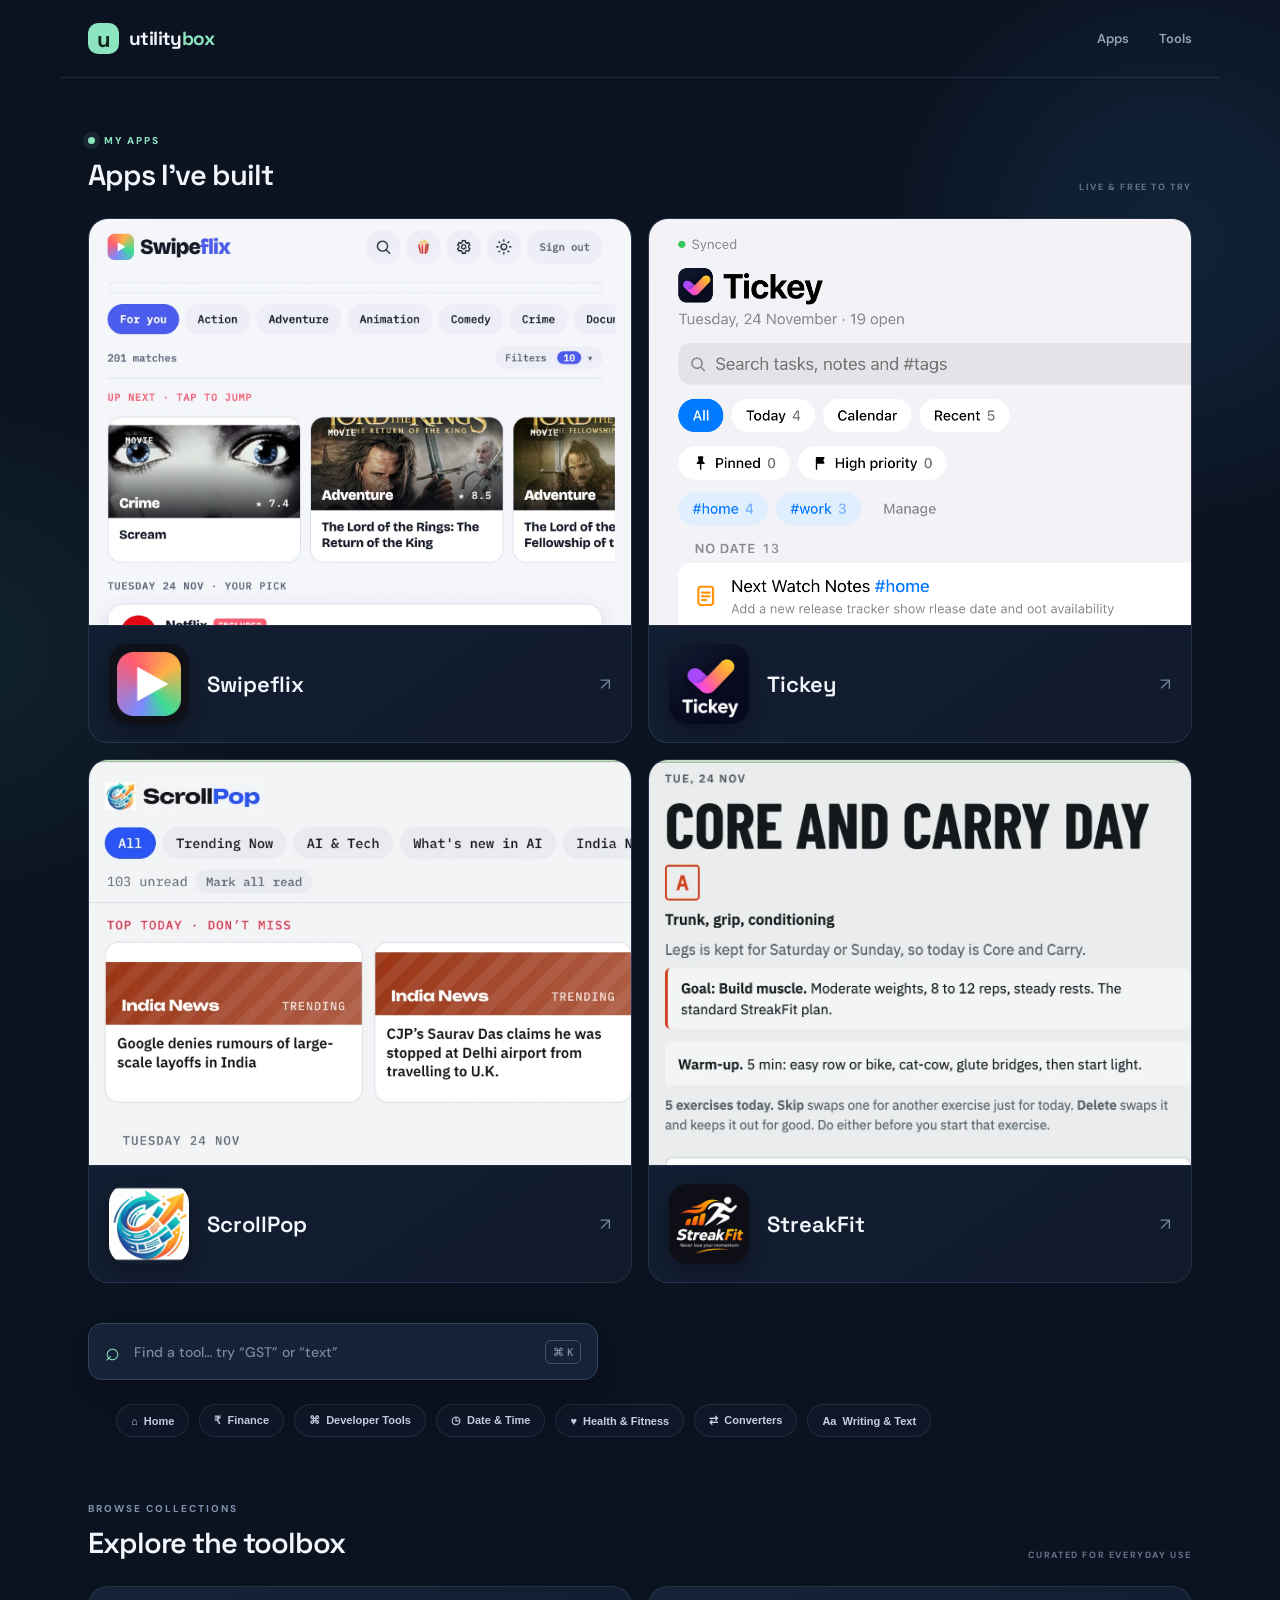
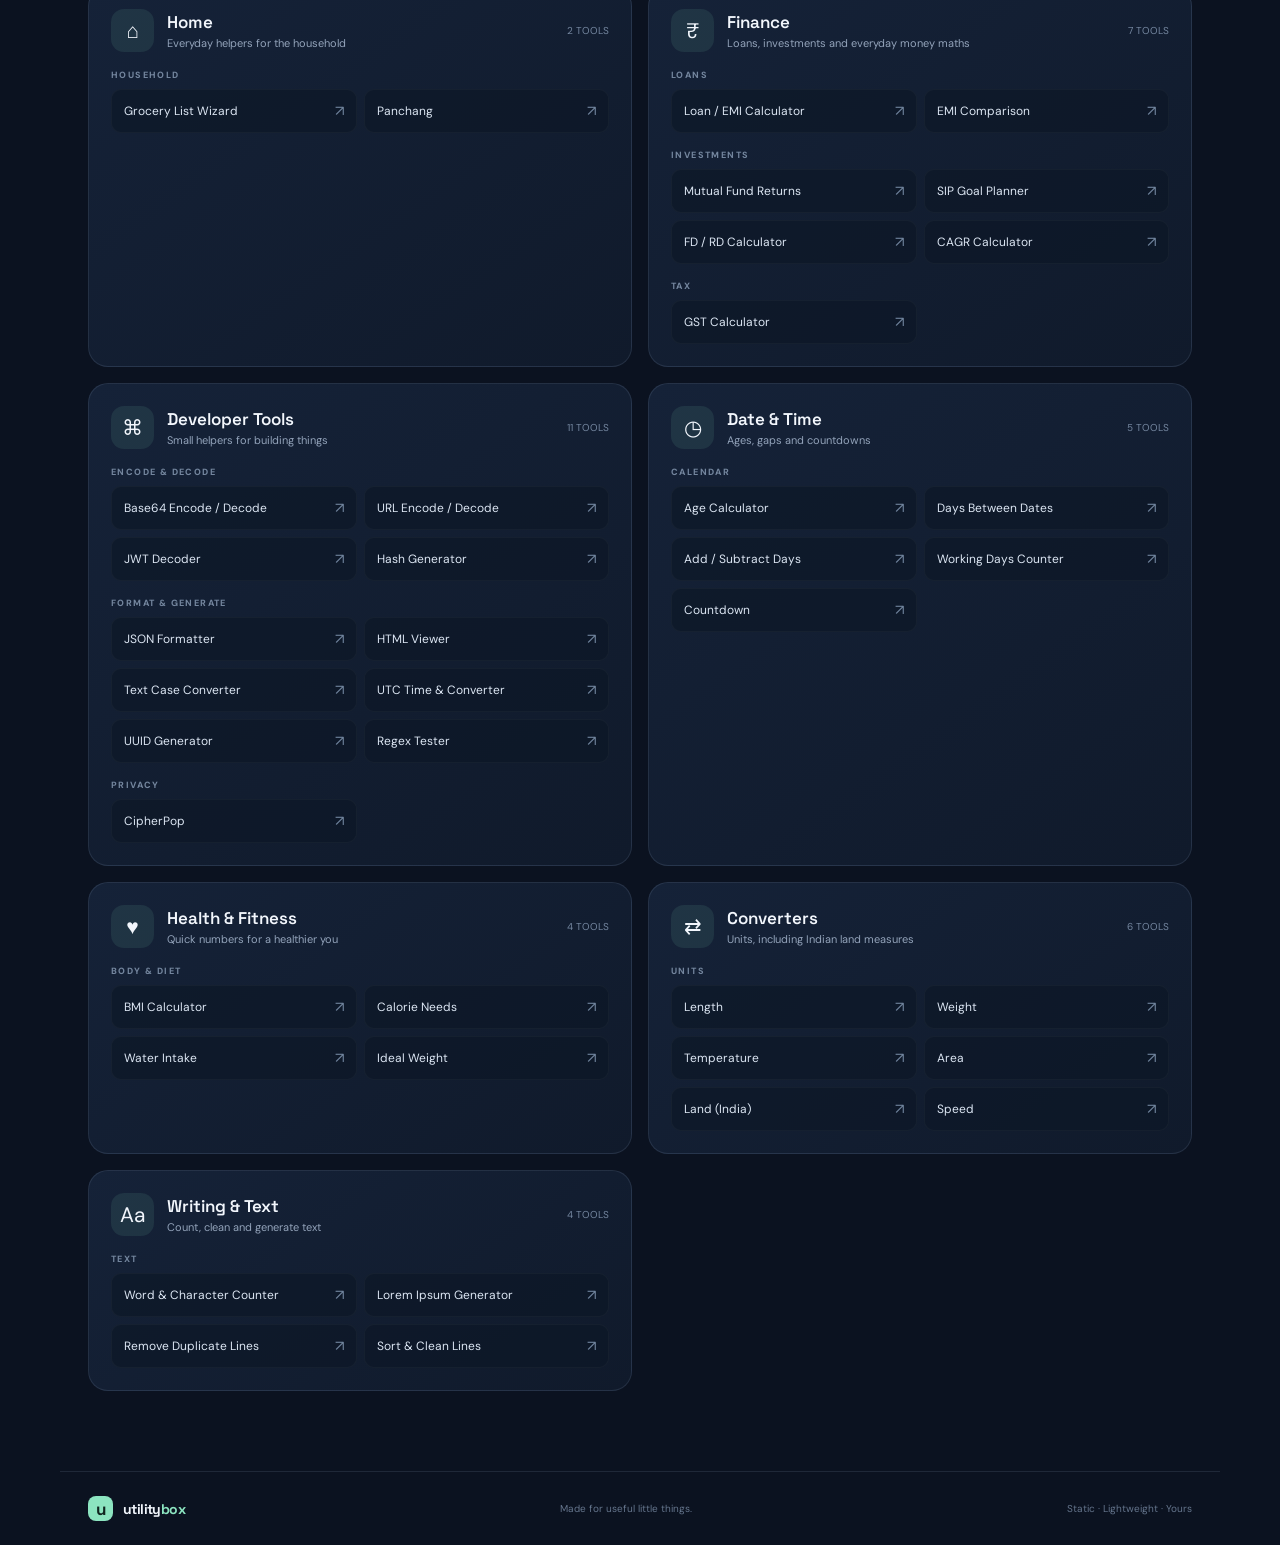
<file: index.html>
<!doctype html>
<html lang="en">
<head>
  <meta charset="utf-8"><meta name="viewport" content="width=device-width,initial-scale=1">
  <meta name="theme-color" content="#101827">
  <title>UtilityBox — Small tools, big convenience</title>
  <link rel="preconnect" href="https://fonts.googleapis.com">
  <link rel="preconnect" href="https://fonts.gstatic.com" crossorigin>
  <link href="https://fonts.googleapis.com/css2?family=DM+Sans:wght@400;500;600;700;800&family=Space+Grotesk:wght@500;600;700&display=swap" rel="stylesheet">
  <link rel="stylesheet" href="assets/css/style.css">
</head>
<body>
  <div class="ambient ambient-one"></div><div class="ambient ambient-two"></div>
  <header class="topbar">
    <a class="brand" href="./"><span class="brand-mark">u</span><span>utility<span class="brand-accent">box</span></span></a>
    <nav><a href="#apps">Apps</a><a href="#categories">Tools</a>
      <!-- <a href="#about">About</a></nav>
    <a class="github-link" href="https://github.com/" target="_blank" rel="noreferrer"><span>↗</span> GitHub</a> -->
  </header>
  <main>
    <section class="section gallery" id="apps">
      <div class="section-heading"><div><div class="eyebrow"><span class="pulse"></span> MY APPS</div><h2>Apps I've built</h2></div><div class="view-label">LIVE &amp; FREE TO TRY</div></div>
      <div class="app-grid" id="app-grid"></div>
    </section>
    <section class="section search-section"><div class="search-wrap"><span class="search-icon">⌕</span><input id="search" type="search" placeholder="Find a tool… try “GST” or “text”" autocomplete="off"><kbd>⌘ K</kbd></div></section>
    <section class="quick-row" id="quick-row"></section>
    <section class="section" id="categories">
      <div class="section-heading"><div><div class="eyebrow muted">BROWSE COLLECTIONS</div><h2>Explore the toolbox</h2></div><div class="view-label">CURATED FOR EVERYDAY USE</div></div>
      <div id="catalog" class="catalog"></div>
      <div id="empty" class="empty hidden"><div class="empty-icon">⌕</div><h3>No tools found</h3><p>Try another keyword or clear your search.</p></div>
    </section>
    <!-- <section class="bottom-banner" id="about"><div class="banner-icon">✳</div><div><h3>Have a tiny problem to solve?</h3><p>Make a tiny tool for it. Add one HTML file and list it in the catalogue.</p></div><a href="https://github.com/" target="_blank" rel="noreferrer">Build something ↗</a></section> -->
  </main>
  <footer><a class="brand footer-brand" href="./"><span class="brand-mark">u</span><span>utility<span class="brand-accent">box</span></span></a><span>Made for useful little things.</span><span>Static · Lightweight · Yours</span></footer>
  <script src="assets/js/apps.js"></script><script src="assets/js/catalog.js"></script><script src="assets/js/app.js"></script>
</body></html>
</file>
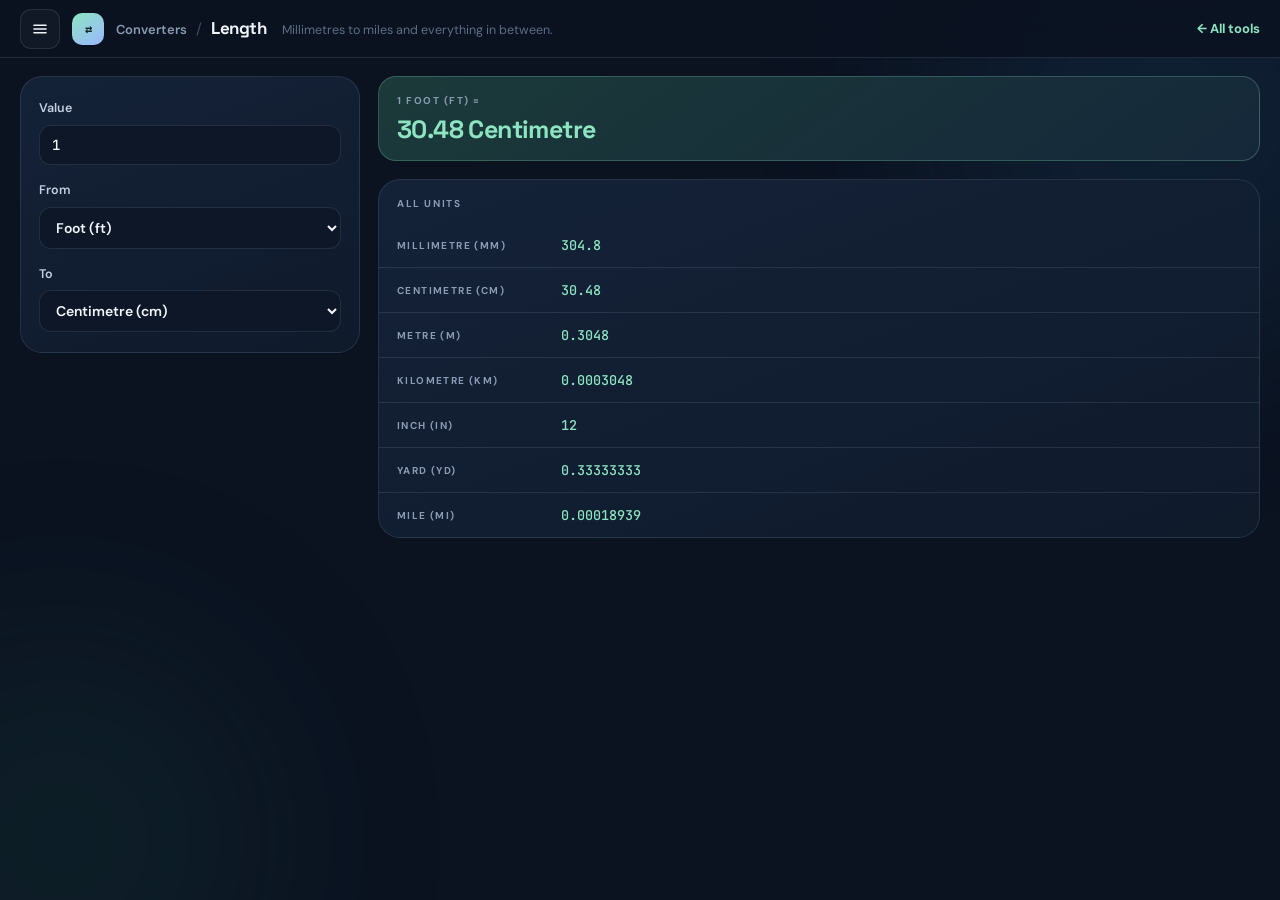
<file: apps/converters/index.html>
<!doctype html>
<html lang="en"><head><meta charset="utf-8">
<meta name="viewport" content="width=device-width,initial-scale=1">
<meta name="theme-color" content="#0b1220">
<title>Converters — UtilityBox</title>
<link rel="preconnect" href="https://fonts.googleapis.com"><link rel="preconnect" href="https://fonts.gstatic.com" crossorigin>
<link href="https://fonts.googleapis.com/css2?family=DM+Sans:wght@400;500;600;700&family=JetBrains+Mono:wght@400;500&family=Space+Grotesk:wght@600;700&display=swap" rel="stylesheet">
<link rel="stylesheet" href="../../assets/css/suite.css">
</head><body>
<script src="../../assets/js/suite.js"></script>
<script src="converters.js"></script>
</body></html>
</file>
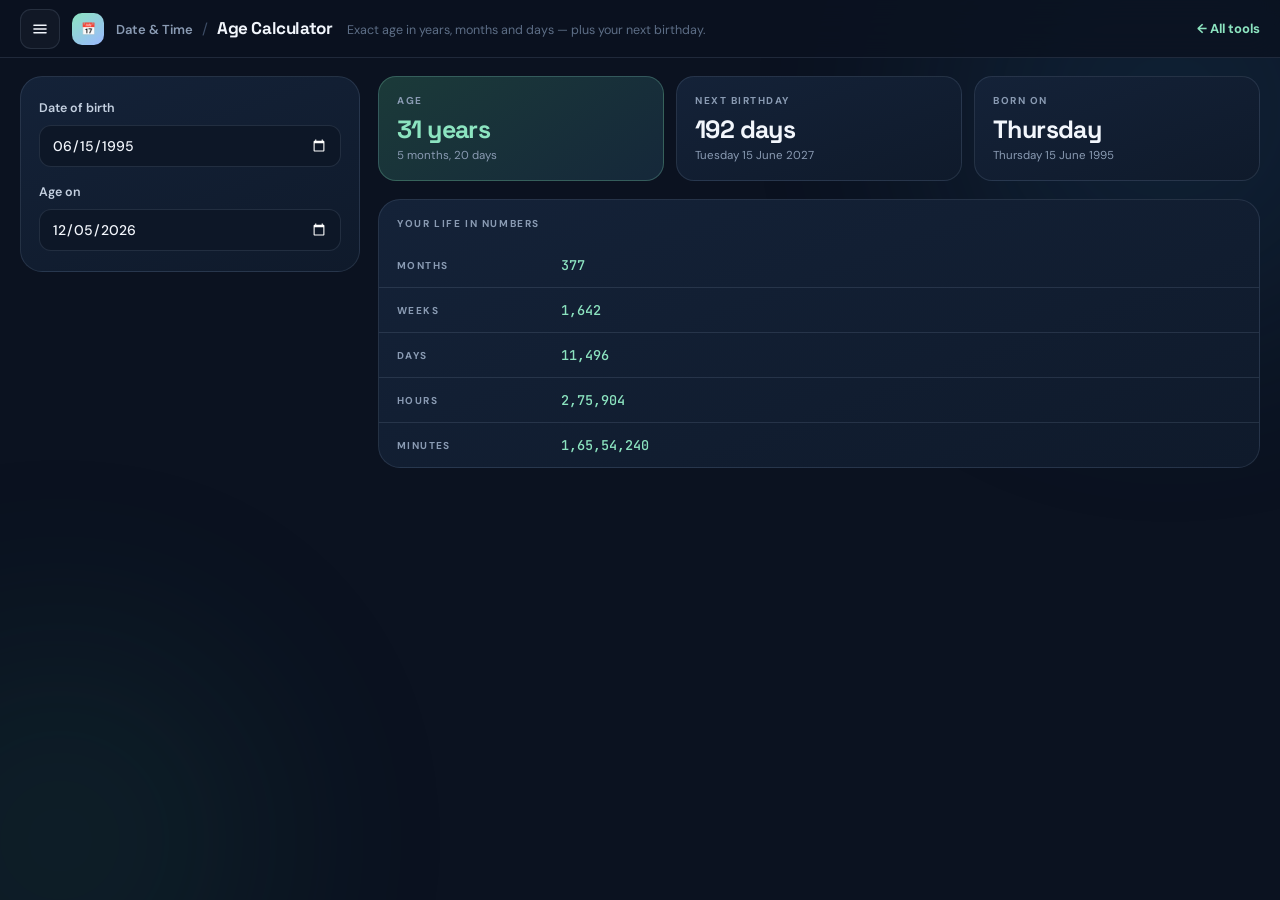
<file: apps/datetime/index.html>
<!doctype html>
<html lang="en"><head><meta charset="utf-8">
<meta name="viewport" content="width=device-width,initial-scale=1">
<meta name="theme-color" content="#0b1220">
<title>Date & Time — UtilityBox</title>
<link rel="preconnect" href="https://fonts.googleapis.com"><link rel="preconnect" href="https://fonts.gstatic.com" crossorigin>
<link href="https://fonts.googleapis.com/css2?family=DM+Sans:wght@400;500;600;700&family=JetBrains+Mono:wght@400;500&family=Space+Grotesk:wght@600;700&display=swap" rel="stylesheet">
<link rel="stylesheet" href="../../assets/css/suite.css">
</head><body>
<script src="../../assets/js/suite.js"></script>
<script src="datetime.js"></script>
</body></html>
</file>
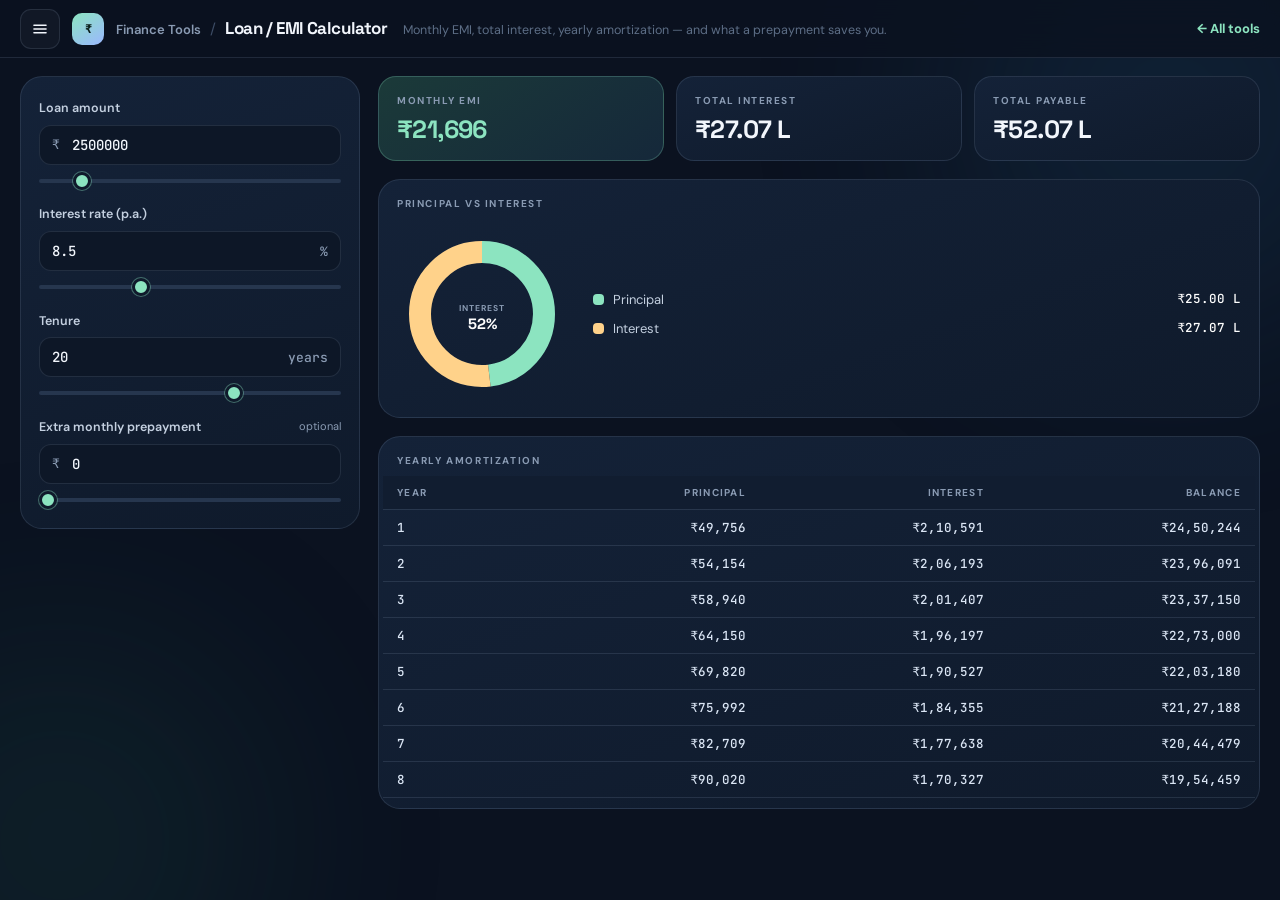
<file: apps/finance/index.html>
<!doctype html>
<html lang="en"><head><meta charset="utf-8">
<meta name="viewport" content="width=device-width,initial-scale=1">
<meta name="theme-color" content="#0b1220">
<title>Finance Tools — UtilityBox</title>
<link rel="preconnect" href="https://fonts.googleapis.com"><link rel="preconnect" href="https://fonts.gstatic.com" crossorigin>
<link href="https://fonts.googleapis.com/css2?family=DM+Sans:wght@400;500;600;700&family=JetBrains+Mono:wght@400;500&family=Space+Grotesk:wght@600;700&display=swap" rel="stylesheet">
<link rel="stylesheet" href="../../assets/css/suite.css">
</head><body>
<script src="../../assets/js/suite.js"></script>
<script src="finance.js"></script>
</body></html>
</file>
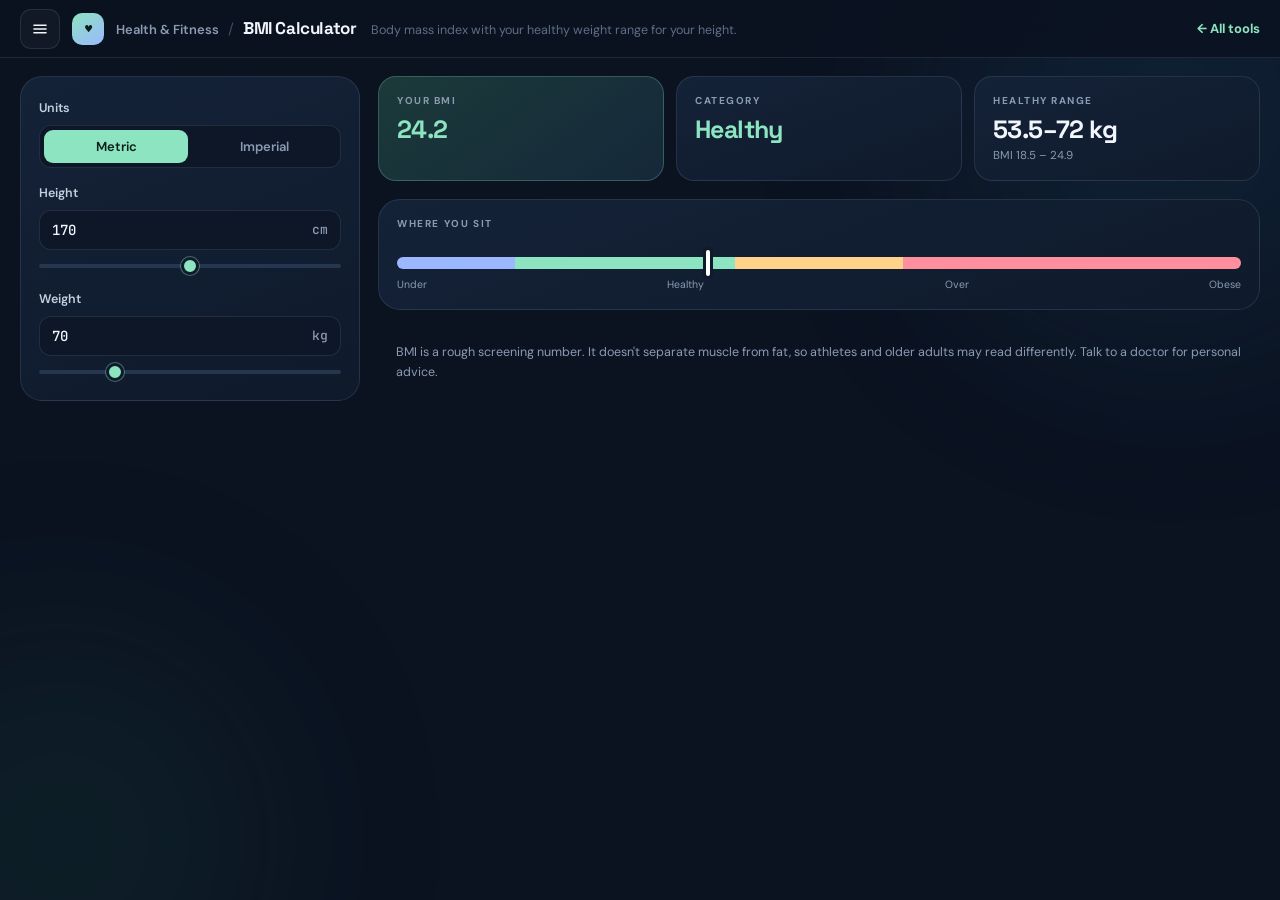
<file: apps/health/index.html>
<!doctype html>
<html lang="en"><head><meta charset="utf-8">
<meta name="viewport" content="width=device-width,initial-scale=1">
<meta name="theme-color" content="#0b1220">
<title>Health & Fitness — UtilityBox</title>
<link rel="preconnect" href="https://fonts.googleapis.com"><link rel="preconnect" href="https://fonts.gstatic.com" crossorigin>
<link href="https://fonts.googleapis.com/css2?family=DM+Sans:wght@400;500;600;700&family=JetBrains+Mono:wght@400;500&family=Space+Grotesk:wght@600;700&display=swap" rel="stylesheet">
<link rel="stylesheet" href="../../assets/css/suite.css">
</head><body>
<script src="../../assets/js/suite.js"></script>
<script src="health.js"></script>
</body></html>
</file>
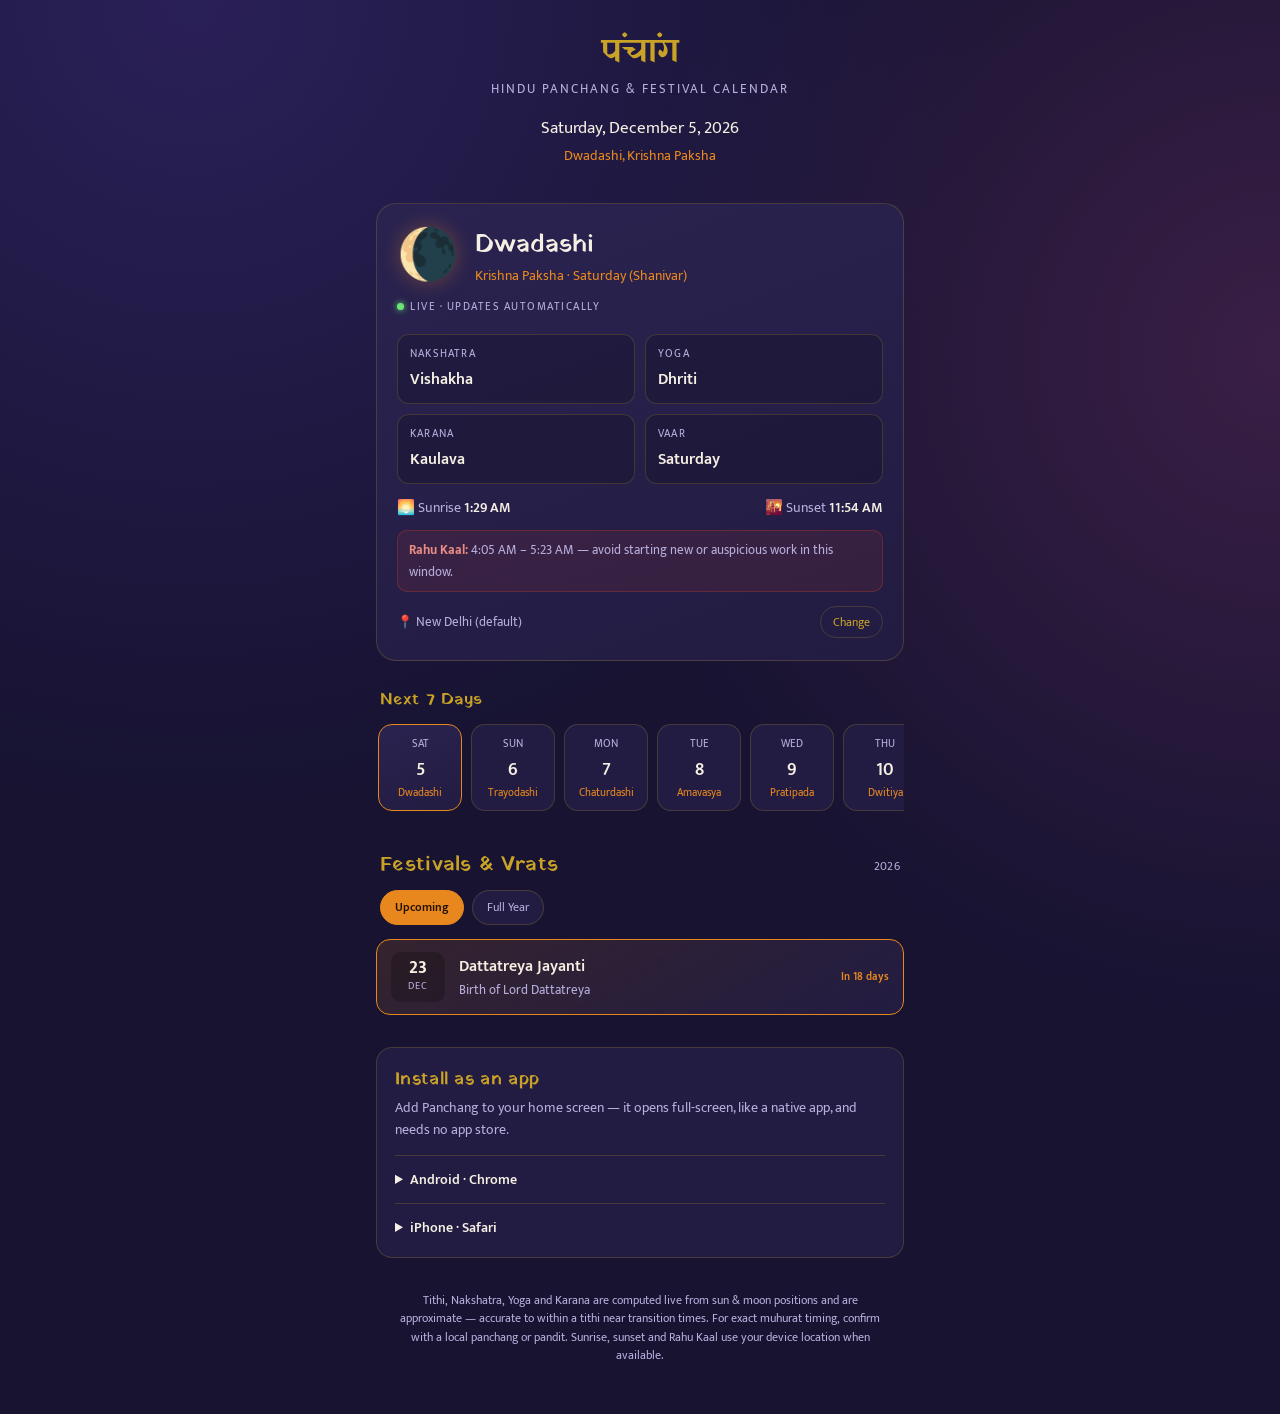
<file: apps/panchang/index.html>
<!DOCTYPE html>
<html lang="en">
<head>
<meta charset="UTF-8">
<meta name="viewport" content="width=device-width, initial-scale=1, viewport-fit=cover">
<title>पंचांग · Panchang</title>
<meta name="description" content="Live Hindu Panchang and festival calendar for 2026">
<meta name="theme-color" content="#171331">
<meta name="mobile-web-app-capable" content="yes">
<meta name="apple-mobile-web-app-capable" content="yes">
<meta name="apple-mobile-web-app-status-bar-style" content="black-translucent">
<meta name="apple-mobile-web-app-title" content="Panchang">
<link rel="apple-touch-icon" href="data:image/svg+xml,%3Csvg xmlns='http://www.w3.org/2000/svg' viewBox='0 0 100 100'%3E%3Crect width='100' height='100' rx='22' fill='%23171331'/%3E%3Ccircle cx='50' cy='50' r='30' fill='none' stroke='%23C9A227' stroke-width='3'/%3E%3Cpath d='M50 26 v10 M50 64 v10 M26 50 h10 M64 50 h10' stroke='%23E8871E' stroke-width='3' stroke-linecap='round'/%3E%3Ccircle cx='50' cy='50' r='9' fill='%23E8871E'/%3E%3C/svg%3E">
<link rel="icon" href="data:image/svg+xml,%3Csvg xmlns='http://www.w3.org/2000/svg' viewBox='0 0 100 100'%3E%3Crect width='100' height='100' rx='22' fill='%23171331'/%3E%3Ccircle cx='50' cy='50' r='30' fill='none' stroke='%23C9A227' stroke-width='3'/%3E%3Ccircle cx='50' cy='50' r='9' fill='%23E8871E'/%3E%3C/svg%3E">
<link rel="manifest" href='data:application/manifest+json,{"name":"Panchang%20%E2%80%94%20Hindu%20Calendar","short_name":"Panchang","start_url":".","display":"standalone","background_color":"%23171331","theme_color":"%23171331","icons":[{"src":"data:image/svg+xml,%3Csvg xmlns=%27http://www.w3.org/2000/svg%27 viewBox=%270 0 100 100%27%3E%3Crect width=%27100%27 height=%27100%27 rx=%2722%27 fill=%27%23171331%27/%3E%3Ccircle cx=%2750%27 cy=%2750%27 r=%2730%27 fill=%27none%27 stroke=%27%23C9A227%27 stroke-width=%273%27/%3E%3Ccircle cx=%2750%27 cy=%2750%27 r=%279%27 fill=%27%23E8871E%27/%3E%3C/svg%3E","sizes":"any","type":"image/svg+xml","purpose":"any maskable"}]}'>
<link rel="preconnect" href="https://fonts.googleapis.com">
<link rel="preconnect" href="https://fonts.gstatic.com" crossorigin>
<link href="https://fonts.googleapis.com/css2?family=Yatra+One&family=Mukta:wght@300;400;500;600;700&display=swap" rel="stylesheet">
<style>
  :root{
    --bg-deep:#171331; --bg-panel:#221c42; --bg-panel2:#2a2350;
    --gold:#C9A227; --marigold:#E8871E; --vermilion:#C0392B;
    --ivory:#F6EFE3; --muted:#B6AEDC; --line:rgba(201,162,39,.22);
  }
  *{box-sizing:border-box;}
  html,body{margin:0;padding:0;}
  body{
    background:
      radial-gradient(circle at 15% 0%, #2a2058 0%, transparent 45%),
      radial-gradient(circle at 100% 25%, #3a1f45 0%, transparent 40%),
      var(--bg-deep);
    color:var(--ivory);
    font-family:'Mukta',sans-serif;
    min-height:100vh;
    padding-bottom:48px;
  }
  h1,h2,h3,.display{font-family:'Yatra One',cursive; font-weight:400; letter-spacing:.3px;}
  a{color:var(--marigold);}

  /* ---------- header ---------- */
  header{
    padding:28px 20px 18px;
    text-align:center;
    position:relative;
    overflow:hidden;
  }
  header::before{
    content:'';
    position:absolute; inset:0;
    background-image:radial-gradient(circle, var(--gold) 0.5px, transparent 0.5px);
    background-size:18px 18px;
    opacity:.10;
    pointer-events:none;
  }
  .devanagari-title{font-size:2.1rem; color:var(--gold); margin:0 0 2px;}
  .sub-title{font-size:.8rem; color:var(--muted); text-transform:uppercase; letter-spacing:2px; margin:0;}
  .today-date{margin-top:14px; font-size:1.05rem; color:var(--ivory);}
  .today-date .hindu-date{display:block; font-size:.85rem; color:var(--marigold); margin-top:3px;}

  /* ---------- panchang hero card ---------- */
  .wrap{max-width:560px; margin:0 auto; padding:0 16px;}
  .card{
    background:linear-gradient(160deg, var(--bg-panel2), var(--bg-panel));
    border:1px solid var(--line);
    border-radius:20px;
    padding:22px 20px;
    margin-top:18px;
    position:relative;
  }
  .hero-top{display:flex; align-items:center; gap:16px;}
  .moon-emoji{font-size:3.1rem; line-height:1; filter:drop-shadow(0 0 10px rgba(232,135,30,.35));}
  .hero-tithi{flex:1;}
  .hero-tithi .tithi-name{font-family:'Yatra One',cursive; font-size:1.55rem; color:var(--ivory); margin:0;}
  .hero-tithi .paksha-label{font-size:.85rem; color:var(--marigold); margin-top:2px;}
  .live-dot{display:inline-block; width:7px; height:7px; border-radius:50%; background:#6be675; margin-right:6px; box-shadow:0 0 6px #6be675; animation:pulse 1.8s infinite;}
  @keyframes pulse{0%,100%{opacity:1;}50%{opacity:.35;}}
  .live-tag{font-size:.7rem; color:var(--muted); text-transform:uppercase; letter-spacing:1.5px; margin-top:10px;}

  .panch-grid{
    display:grid; grid-template-columns:1fr 1fr; gap:10px;
    margin-top:18px;
  }
  .panch-item{
    background:rgba(0,0,0,.18);
    border:1px solid var(--line);
    border-radius:12px;
    padding:10px 12px;
  }
  .panch-item .label{font-size:.68rem; text-transform:uppercase; letter-spacing:1.2px; color:var(--muted);}
  .panch-item .value{font-size:1rem; margin-top:3px; color:var(--ivory); font-weight:600;}

  .sun-row{display:flex; justify-content:space-between; margin-top:12px; font-size:.9rem; color:var(--muted);}
  .sun-row b{color:var(--ivory); font-weight:600;}
  .rahu-note{margin-top:10px; font-size:.82rem; color:var(--muted); background:rgba(192,57,43,.12); border:1px solid rgba(192,57,43,.35); border-radius:10px; padding:8px 11px;}
  .rahu-note b{color:#e88b83;}

  .loc-row{display:flex; align-items:center; justify-content:space-between; margin-top:14px; font-size:.8rem; color:var(--muted);}
  .loc-row button{
    background:none; border:1px solid var(--line); color:var(--gold);
    border-radius:20px; padding:5px 12px; font-size:.75rem; font-family:inherit; cursor:pointer;
  }

  /* ---------- 7 day strip ---------- */
  .strip-title{margin:26px 4px 10px; font-size:1.05rem; color:var(--gold);}
  .strip{display:flex; gap:9px; overflow-x:auto; padding:2px 2px 8px;}
  .strip::-webkit-scrollbar{height:5px;}
  .strip::-webkit-scrollbar-thumb{background:var(--line); border-radius:4px;}
  .strip .day{
    flex:0 0 auto; width:84px; background:var(--bg-panel);
    border:1px solid var(--line); border-radius:14px; padding:10px 8px; text-align:center;
  }
  .strip .day.today{border-color:var(--marigold); background:linear-gradient(160deg,var(--bg-panel2),var(--bg-panel));}
  .strip .day .dow{font-size:.68rem; color:var(--muted); text-transform:uppercase;}
  .strip .day .dnum{font-size:1.1rem; font-weight:600; margin:2px 0;}
  .strip .day .tname{font-size:.7rem; color:var(--marigold); line-height:1.25;}

  /* ---------- festivals ---------- */
  .section-title{margin:30px 4px 6px; font-size:1.3rem; color:var(--gold); display:flex; align-items:baseline; justify-content:space-between;}
  .section-title span.yr{font-size:.75rem; color:var(--muted); font-family:'Mukta',sans-serif;}
  .filters{display:flex; gap:8px; margin:10px 4px 14px; flex-wrap:wrap;}
  .filters button{
    background:var(--bg-panel); border:1px solid var(--line); color:var(--muted);
    border-radius:20px; padding:6px 14px; font-size:.78rem; font-family:inherit; cursor:pointer;
  }
  .filters button.active{background:var(--marigold); color:#221100; border-color:var(--marigold); font-weight:600;}

  .fest-list{display:flex; flex-direction:column; gap:10px;}
  .fest-item{
    display:flex; gap:14px; align-items:center;
    background:var(--bg-panel); border:1px solid var(--line); border-radius:14px; padding:12px 14px;
  }
  .fest-item.next{border-color:var(--marigold); background:linear-gradient(150deg,rgba(232,135,30,.14),var(--bg-panel));}
  .fest-date{
    flex:0 0 54px; text-align:center; background:rgba(0,0,0,.22); border-radius:10px; padding:7px 0;
  }
  .fest-date .d{font-size:1.15rem; font-weight:700; line-height:1;}
  .fest-date .m{font-size:.65rem; text-transform:uppercase; color:var(--muted); letter-spacing:1px;}
  .fest-info{flex:1;}
  .fest-info .name{font-weight:600; font-size:.98rem;}
  .fest-info .note{font-size:.8rem; color:var(--muted); margin-top:1px;}
  .fest-badge{font-size:.68rem; color:var(--marigold); white-space:nowrap; font-weight:600;}

  /* ---------- install ---------- */
  .install-card{
    margin-top:32px; background:var(--bg-panel); border:1px solid var(--line);
    border-radius:16px; padding:18px 18px 6px;
  }
  .install-card h3{margin:0 0 4px; color:var(--gold); font-size:1.15rem;}
  .install-card p.lead{color:var(--muted); font-size:.85rem; margin-top:0;}
  .install-btn{
    width:100%; background:var(--marigold); color:#221100; border:none; border-radius:12px;
    padding:13px; font-size:.95rem; font-weight:700; font-family:inherit; cursor:pointer; margin:6px 0 16px;
  }
  details{border-top:1px solid var(--line); padding:12px 0;}
  details summary{cursor:pointer; font-weight:600; font-size:.88rem; color:var(--ivory);}
  details ol{margin:10px 0 4px; padding-left:20px; color:var(--muted); font-size:.85rem; line-height:1.7;}
  details ol b{color:var(--ivory);}

  footer{text-align:center; margin-top:34px; padding:0 24px; font-size:.72rem; color:var(--muted); line-height:1.6;}
</style>
</head>
<body>

<header>
  <h1 class="devanagari-title">पंचांग</h1>
  <p class="sub-title">Hindu Panchang &amp; Festival Calendar</p>
  <div class="today-date" id="todayDate">—
    <span class="hindu-date" id="hinduDate"></span>
  </div>
</header>

<div class="wrap">

  <!-- Today's panchang -->
  <div class="card" id="panchangCard">
    <div class="hero-top">
      <div class="moon-emoji" id="moonEmoji">🌕</div>
      <div class="hero-tithi">
        <p class="tithi-name" id="tithiName">Loading…</p>
        <div class="paksha-label" id="pakshaLabel"></div>
      </div>
    </div>
    <div class="live-tag"><span class="live-dot"></span>Live · updates automatically</div>

    <div class="panch-grid">
      <div class="panch-item"><div class="label">Nakshatra</div><div class="value" id="valNakshatra">—</div></div>
      <div class="panch-item"><div class="label">Yoga</div><div class="value" id="valYoga">—</div></div>
      <div class="panch-item"><div class="label">Karana</div><div class="value" id="valKarana">—</div></div>
      <div class="panch-item"><div class="label">Vaar</div><div class="value" id="valVaar">—</div></div>
    </div>

    <div class="sun-row">
      <span>🌅 Sunrise <b id="valSunrise">—</b></span>
      <span>🌇 Sunset <b id="valSunset">—</b></span>
    </div>

    <div class="rahu-note"><b>Rahu Kaal:</b> <span id="valRahu">—</span> — avoid starting new or auspicious work in this window.</div>

    <div class="loc-row">
      <span id="locLabel">📍 Using approximate location…</span>
      <button id="locBtn" type="button">Change</button>
    </div>
  </div>

  <!-- 7 day strip -->
  <h2 class="strip-title">Next 7 Days</h2>
  <div class="strip" id="strip"></div>

  <!-- Festivals -->
  <h2 class="section-title">Festivals &amp; Vrats <span class="yr">2026</span></h2>
  <div class="filters" id="filters">
    <button data-f="upcoming" class="active">Upcoming</button>
    <button data-f="all">Full Year</button>
  </div>
  <div class="fest-list" id="festList"></div>

  <!-- Install -->
  <div class="install-card">
    <h3>Install as an app</h3>
    <p class="lead">Add Panchang to your home screen — it opens full-screen, like a native app, and needs no app store.</p>
    <button class="install-btn" id="installBtn" style="display:none;">Install App</button>

    <details>
      <summary>Android · Chrome</summary>
      <ol>
        <li>Tap the <b>⋮ menu</b> in the top‑right corner</li>
        <li>Choose <b>Add to Home screen</b></li>
        <li>Tap <b>Add</b> to confirm</li>
      </ol>
    </details>
    <details>
      <summary>iPhone · Safari</summary>
      <ol>
        <li>Tap the <b>Share</b> icon (square with an arrow) in the toolbar</li>
        <li>Scroll down and tap <b>Add to Home Screen</b></li>
        <li>Tap <b>Add</b> in the top‑right corner</li>
      </ol>
    </details>
  </div>

  <footer>
    Tithi, Nakshatra, Yoga and Karana are computed live from sun &amp; moon positions and are approximate — accurate to within a tithi near transition times. For exact muhurat timing, confirm with a local panchang or pandit. Sunrise, sunset and Rahu Kaal use your device location when available.
  </footer>
</div>

<script>
/* ============ ASTRONOMY ============ */
function toJD(date){ return date.getTime()/86400000 + 2440587.5; }
function rad(d){ return d*Math.PI/180; }
function deg(r){ return r*180/Math.PI; }
function norm360(x){ x = x%360; if(x<0) x+=360; return x; }

function sunLongitude(T){
  const L0 = 280.46646 + 36000.76983*T + 0.0003032*T*T;
  const M = 357.52911 + 35999.05029*T - 0.0001537*T*T;
  const Mr = rad(M);
  const C = (1.914602 - 0.004817*T - 0.000014*T*T)*Math.sin(Mr)
          + (0.019993 - 0.000101*T)*Math.sin(2*Mr)
          + 0.000289*Math.sin(3*Mr);
  return { long: norm360(L0+C), M };
}
function moonLongitude(T){
  const Lp = 218.3164477 + 481267.88123421*T;
  const D = 297.8501921 + 445267.1114034*T;
  const M = 357.5291092 + 35999.0502909*T;
  const Mp = 134.9633964 + 477198.8675055*T;
  const F = 93.2720950 + 483202.0175233*T;
  const Dr=rad(D), Mr=rad(M), Mpr=rad(Mp), Fr=rad(F);
  let dl = 6.288774*Math.sin(Mpr)
    + 1.274027*Math.sin(2*Dr-Mpr)
    + 0.658314*Math.sin(2*Dr)
    + 0.213618*Math.sin(2*Mpr)
    - 0.185116*Math.sin(Mr)
    - 0.114332*Math.sin(2*Fr)
    + 0.058793*Math.sin(2*Dr-2*Mpr)
    + 0.057066*Math.sin(2*Dr-Mr-Mpr)
    + 0.053322*Math.sin(2*Dr+Mpr)
    + 0.045758*Math.sin(2*Dr-Mr)
    - 0.040923*Math.sin(Mr-Mpr)
    - 0.034720*Math.sin(Dr)
    - 0.030383*Math.sin(Mr+Mpr);
  return norm360(Lp + dl);
}

const TITHI_NAMES = ["Pratipada","Dwitiya","Tritiya","Chaturthi","Panchami","Shashthi","Saptami","Ashtami","Navami","Dashami","Ekadashi","Dwadashi","Trayodashi","Chaturdashi","Purnima"];
const TITHI_NAMES_K = ["Pratipada","Dwitiya","Tritiya","Chaturthi","Panchami","Shashthi","Saptami","Ashtami","Navami","Dashami","Ekadashi","Dwadashi","Trayodashi","Chaturdashi","Amavasya"];
const NAKSHATRAS = ["Ashwini","Bharani","Krittika","Rohini","Mrigashira","Ardra","Punarvasu","Pushya","Ashlesha","Magha","Purva Phalguni","Uttara Phalguni","Hasta","Chitra","Swati","Vishakha","Anuradha","Jyeshtha","Mula","Purva Ashadha","Uttara Ashadha","Shravana","Dhanishta","Shatabhisha","Purva Bhadrapada","Uttara Bhadrapada","Revati"];
const YOGAS = ["Vishkambha","Priti","Ayushman","Saubhagya","Shobhana","Atiganda","Sukarman","Dhriti","Shoola","Ganda","Vriddhi","Dhruva","Vyaghata","Harshana","Vajra","Siddhi","Vyatipata","Variyana","Parigha","Shiva","Siddha","Sadhya","Shubha","Shukla","Brahma","Indra","Vaidhriti"];
const KARANAS_MOVABLE = ["Bava","Balava","Kaulava","Taitila","Garaja","Vanija","Vishti"];
const KARANAS_FIXED = {1:"Kimstughna",58:"Shakuni",59:"Chatushpada",60:"Naga"};
const VAAR = ["Sunday (Ravivar)","Monday (Somvar)","Tuesday (Mangalvar)","Wednesday (Budhvar)","Thursday (Guruvar)","Friday (Shukravar)","Saturday (Shanivar)"];
const MOON_EMOJI = ["🌑","🌒","🌓","🌔","🌕","🌖","🌗","🌘"];
const RAHU_SEGMENT = [8,2,7,5,6,4,3]; // segment index (1-8) by weekday, Sun=0

function computePanchang(date){
  const T = (toJD(date) - 2451545.0)/36525;
  const {long: sunLong} = sunLongitude(T);
  const moonLong = moonLongitude(T);
  const diff = norm360(moonLong - sunLong);

  const tithiNum = Math.floor(diff/12)+1; // 1..30
  const paksha = tithiNum<=15 ? "Shukla Paksha" : "Krishna Paksha";
  const tithiIdx = tithiNum<=15 ? tithiNum-1 : tithiNum-16;
  const tithiName = tithiNum<=15 ? TITHI_NAMES[tithiIdx] : TITHI_NAMES_K[tithiIdx];

  const nakIdx = Math.floor(norm360(moonLong)/(360/27)) % 27;
  const yogaIdx = Math.floor(norm360(sunLong+moonLong)/(360/27)) % 27;

  const karanaNum = Math.floor(diff/6)+1; // 1..60
  let karanaName;
  if(KARANAS_FIXED[karanaNum]) karanaName = KARANAS_FIXED[karanaNum];
  else karanaName = KARANAS_MOVABLE[(karanaNum-2)%7];

  const illum = (1-Math.cos(rad(diff)))/2;
  const phaseBucket = Math.round(diff/45) % 8;

  return {
    tithiName, paksha, tithiNum,
    nakshatra: NAKSHATRAS[nakIdx],
    yoga: YOGAS[yogaIdx],
    karana: karanaName,
    vaar: VAAR[date.getDay()],
    weekday: date.getDay(),
    moonEmoji: MOON_EMOJI[phaseBucket]
  };
}

/* ---- sunrise / sunset (NOAA simplified) ---- */
function sunTimes(date, lat, lon){
  const start = Date.UTC(date.getFullYear(),0,1);
  const N = Math.floor((Date.UTC(date.getFullYear(),date.getMonth(),date.getDate())-start)/86400000)+1;
  const gamma = 2*Math.PI/365*(N-1);
  const eqtime = 229.18*(0.000075+0.001868*Math.cos(gamma)-0.032077*Math.sin(gamma)-0.014615*Math.cos(2*gamma)-0.040849*Math.sin(2*gamma));
  const decl = 0.006918-0.399912*Math.cos(gamma)+0.070257*Math.sin(gamma)-0.006758*Math.cos(2*gamma)+0.000907*Math.sin(2*gamma)-0.002697*Math.cos(3*gamma)+0.00148*Math.sin(3*gamma);
  const latR = rad(lat);
  const zenith = rad(90.833);
  const cosH = (Math.cos(zenith)/(Math.cos(latR)*Math.cos(decl))) - Math.tan(latR)*Math.tan(decl);
  if(cosH>1 || cosH<-1) return null; // polar day/night edge case
  const ha = deg(Math.acos(cosH));
  const solarNoon = 720 - 4*lon - eqtime; // minutes UTC
  const sunriseMin = solarNoon - 4*ha;
  const sunsetMin = solarNoon + 4*ha;
  function toDate(mins){
    const d = new Date(Date.UTC(date.getFullYear(),date.getMonth(),date.getDate(),0,0,0));
    d.setUTCMinutes(mins);
    return d;
  }
  return { sunrise: toDate(sunriseMin), sunset: toDate(sunsetMin) };
}
function fmtTime(d){
  return d.toLocaleTimeString(undefined,{hour:'numeric',minute:'2-digit'});
}
function rahuKaal(sunrise,sunset,weekday){
  const totalMin = (sunset-sunrise)/60000;
  const seg = totalMin/8;
  const idx = RAHU_SEGMENT[weekday]-1;
  const start = new Date(sunrise.getTime()+idx*seg*60000);
  const end = new Date(sunrise.getTime()+(idx+1)*seg*60000);
  return fmtTime(start)+" – "+fmtTime(end);
}

/* ============ LOCATION ============ */
const CITIES = {
  "New Delhi":[28.6139,77.2090], "Mumbai":[19.0760,72.8777], "Chennai":[13.0827,80.2707],
  "Kolkata":[22.5726,88.3639], "Bengaluru":[12.9716,77.5946], "Hyderabad":[17.3850,78.4867],
  "Jaipur":[26.9124,75.7873], "Varanasi":[25.3176,82.9739], "Ahmedabad":[23.0225,72.5714],
  "Pune":[18.5204,73.8567]
};
let userLoc = {lat:28.6139, lon:77.2090, label:"New Delhi (default)"};

function loadLoc(){
  try{
    const saved = JSON.parse(localStorage.getItem('panchangLoc')||'null');
    if(saved) userLoc = saved;
  }catch(e){}
}
function saveLoc(){ try{ localStorage.setItem('panchangLoc', JSON.stringify(userLoc)); }catch(e){} }

function tryGeolocate(){
  if(!navigator.geolocation) return;
  navigator.geolocation.getCurrentPosition(pos=>{
    userLoc = {lat:pos.coords.latitude, lon:pos.coords.longitude, label:"Your location"};
    saveLoc(); render();
  }, ()=>{ /* denied — keep default/saved */ }, {timeout:6000});
}

document.getElementById('locBtn').addEventListener('click', ()=>{
  const names = Object.keys(CITIES);
  const choice = prompt("Type a city name:\n"+names.join(", ")+"\n\n(or type 'gps' to use your device location)");
  if(!choice) return;
  if(choice.trim().toLowerCase()==='gps'){ tryGeolocate(); return; }
  const match = names.find(n=>n.toLowerCase()===choice.trim().toLowerCase());
  if(match){ userLoc = {lat:CITIES[match][0], lon:CITIES[match][1], label:match}; saveLoc(); render(); }
  else alert("City not found in the list — try one from the list, or 'gps'.");
});

/* ============ FESTIVALS 2026 ============ */
const FESTIVALS = [
  ["2026-01-03","Pausha Purnima","Full moon of the Pausha month"],
  ["2026-01-06","Sakat Chauth","Fast observed for Lord Ganesha"],
  ["2026-01-13","Lohri","Punjab's harvest bonfire festival"],
  ["2026-01-14","Makar Sankranti / Pongal","Sun's transit into Capricorn"],
  ["2026-01-23","Vasant Panchami","Saraswati Puja, arrival of spring"],
  ["2026-01-25","Ratha Saptami","Day of Sun worship"],
  ["2026-02-15","Maha Shivaratri","The great night of Lord Shiva"],
  ["2026-03-03","Holika Dahan","Bonfire on the eve of Holi"],
  ["2026-03-04","Holi","Festival of colours"],
  ["2026-03-19","Chaitra Navratri Begins","Also Gudi Padwa / Ugadi"],
  ["2026-03-27","Ram Navami","Birth of Lord Rama"],
  ["2026-04-02","Hanuman Jayanti","Birth of Lord Hanuman"],
  ["2026-04-14","Vishu / Puthandu","Tamil and Malayalam New Year"],
  ["2026-04-20","Akshaya Tritiya","Auspicious day for new beginnings"],
  ["2026-05-01","Buddha Purnima","Birth of Gautama Buddha"],
  ["2026-07-16","Jagannath Rath Yatra","Chariot festival at Puri"],
  ["2026-07-29","Guru Purnima","Honouring teachers and gurus"],
  ["2026-08-26","Onam","Kerala's harvest festival"],
  ["2026-08-28","Raksha Bandhan","Bond between brothers and sisters"],
  ["2026-09-04","Janmashtami","Birth of Lord Krishna"],
  ["2026-09-14","Ganesh Chaturthi","Arrival of Lord Ganesha"],
  ["2026-09-25","Anant Chaturdashi","Ganesh Visarjan"],
  ["2026-10-11","Sharad Navratri Begins","Nine nights of the Goddess"],
  ["2026-10-20","Dussehra / Vijayadashami","Victory of good over evil"],
  ["2026-10-29","Karva Chauth","Fast for a spouse's wellbeing"],
  ["2026-11-06","Dhanteras","Start of Diwali festivities"],
  ["2026-11-07","Narak Chaturdashi","Choti Diwali"],
  ["2026-11-08","Diwali","Festival of lights"],
  ["2026-11-09","Govardhan Puja","Worship of Govardhan hill"],
  ["2026-11-11","Bhai Dooj","Bond between brothers and sisters"],
  ["2026-11-17","Chhath Puja","Sun god worship, popular in Bihar/UP"],
  ["2026-12-23","Dattatreya Jayanti","Birth of Lord Dattatreya"]
];
const MONTHS = ["Jan","Feb","Mar","Apr","May","Jun","Jul","Aug","Sep","Oct","Nov","Dec"];

function daysBetween(a,b){ return Math.round((b-a)/86400000); }

function renderFestivals(filter){
  const list = document.getElementById('festList');
  list.innerHTML='';
  const today = new Date(); today.setHours(0,0,0,0);
  let items = FESTIVALS.map(([d,name,note])=>({date:new Date(d+"T00:00:00"), name, note}));
  if(filter==='upcoming') items = items.filter(f=>daysBetween(today,f.date) >= -0);
  let nextShown = false;
  items.forEach(f=>{
    const diffDays = daysBetween(today,f.date);
    const el = document.createElement('div');
    el.className = 'fest-item' + (!nextShown && diffDays>=0 ? ' next' : '');
    let badge = '';
    if(diffDays===0) badge='Today';
    else if(diffDays===1) badge='Tomorrow';
    else if(diffDays>1) badge='In '+diffDays+' days';
    else badge='';
    if(diffDays>=0) nextShown = true;
    el.innerHTML = `
      <div class="fest-date"><div class="d">${f.date.getDate()}</div><div class="m">${MONTHS[f.date.getMonth()]}</div></div>
      <div class="fest-info"><div class="name">${f.name}</div><div class="note">${f.note}</div></div>
      <div class="fest-badge">${badge}</div>`;
    list.appendChild(el);
  });
}

document.getElementById('filters').addEventListener('click', e=>{
  if(e.target.tagName!=='BUTTON') return;
  [...document.querySelectorAll('#filters button')].forEach(b=>b.classList.remove('active'));
  e.target.classList.add('active');
  renderFestivals(e.target.dataset.f);
});

/* ============ RENDER ============ */
function render(){
  const now = new Date();
  document.getElementById('todayDate').firstChild.textContent =
    now.toLocaleDateString(undefined,{weekday:'long', year:'numeric', month:'long', day:'numeric'});

  const p = computePanchang(now);
  document.getElementById('hinduDate').textContent = p.tithiName+", "+p.paksha;
  document.getElementById('tithiName').textContent = p.tithiName;
  document.getElementById('pakshaLabel').textContent = p.paksha+" · "+p.vaar;
  document.getElementById('moonEmoji').textContent = p.moonEmoji;
  document.getElementById('valNakshatra').textContent = p.nakshatra;
  document.getElementById('valYoga').textContent = p.yoga;
  document.getElementById('valKarana').textContent = p.karana;
  document.getElementById('valVaar').textContent = p.vaar.split(' ')[0];

  document.getElementById('locLabel').textContent = "📍 "+userLoc.label;
  const st = sunTimes(now, userLoc.lat, userLoc.lon);
  if(st){
    document.getElementById('valSunrise').textContent = fmtTime(st.sunrise);
    document.getElementById('valSunset').textContent = fmtTime(st.sunset);
    document.getElementById('valRahu').textContent = rahuKaal(st.sunrise, st.sunset, now.getDay());
  }

  // 7 day strip
  const strip = document.getElementById('strip');
  strip.innerHTML='';
  for(let i=0;i<7;i++){
    const d = new Date(now); d.setDate(now.getDate()+i); d.setHours(12,0,0,0);
    const dp = computePanchang(d);
    const el = document.createElement('div');
    el.className = 'day'+(i===0?' today':'');
    el.innerHTML = `<div class="dow">${d.toLocaleDateString(undefined,{weekday:'short'})}</div>
      <div class="dnum">${d.getDate()}</div>
      <div class="tname">${dp.tithiName}</div>`;
    strip.appendChild(el);
  }

  renderFestivals(document.querySelector('#filters button.active').dataset.f);
}

loadLoc();
render();
setInterval(render, 60000);
if(!localStorage.getItem('panchangLoc')) tryGeolocate();

/* ============ INSTALL PROMPT ============ */
let deferredPrompt;
window.addEventListener('beforeinstallprompt', e=>{
  e.preventDefault();
  deferredPrompt = e;
  document.getElementById('installBtn').style.display='block';
});
document.getElementById('installBtn').addEventListener('click', async ()=>{
  if(!deferredPrompt) return;
  deferredPrompt.prompt();
  await deferredPrompt.userChoice;
  deferredPrompt = null;
  document.getElementById('installBtn').style.display='none';
});
</script>
</body>
</html>
</file>
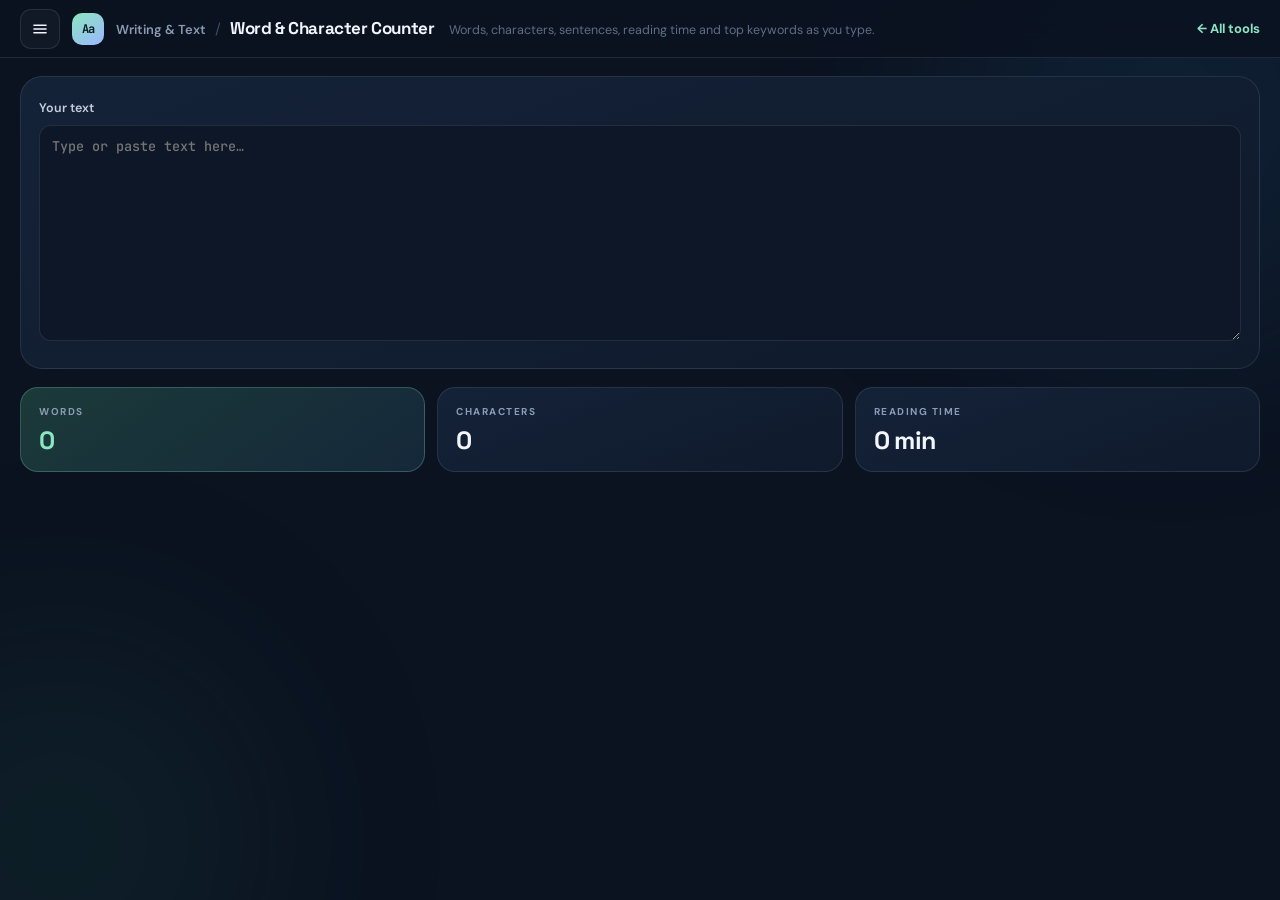
<file: apps/writing/index.html>
<!doctype html>
<html lang="en"><head><meta charset="utf-8">
<meta name="viewport" content="width=device-width,initial-scale=1">
<meta name="theme-color" content="#0b1220">
<title>Writing & Text — UtilityBox</title>
<link rel="preconnect" href="https://fonts.googleapis.com"><link rel="preconnect" href="https://fonts.gstatic.com" crossorigin>
<link href="https://fonts.googleapis.com/css2?family=DM+Sans:wght@400;500;600;700&family=JetBrains+Mono:wght@400;500&family=Space+Grotesk:wght@600;700&display=swap" rel="stylesheet">
<link rel="stylesheet" href="../../assets/css/suite.css">
</head><body>
<script src="../../assets/js/suite.js"></script>
<script src="writing.js"></script>
</body></html>
</file>
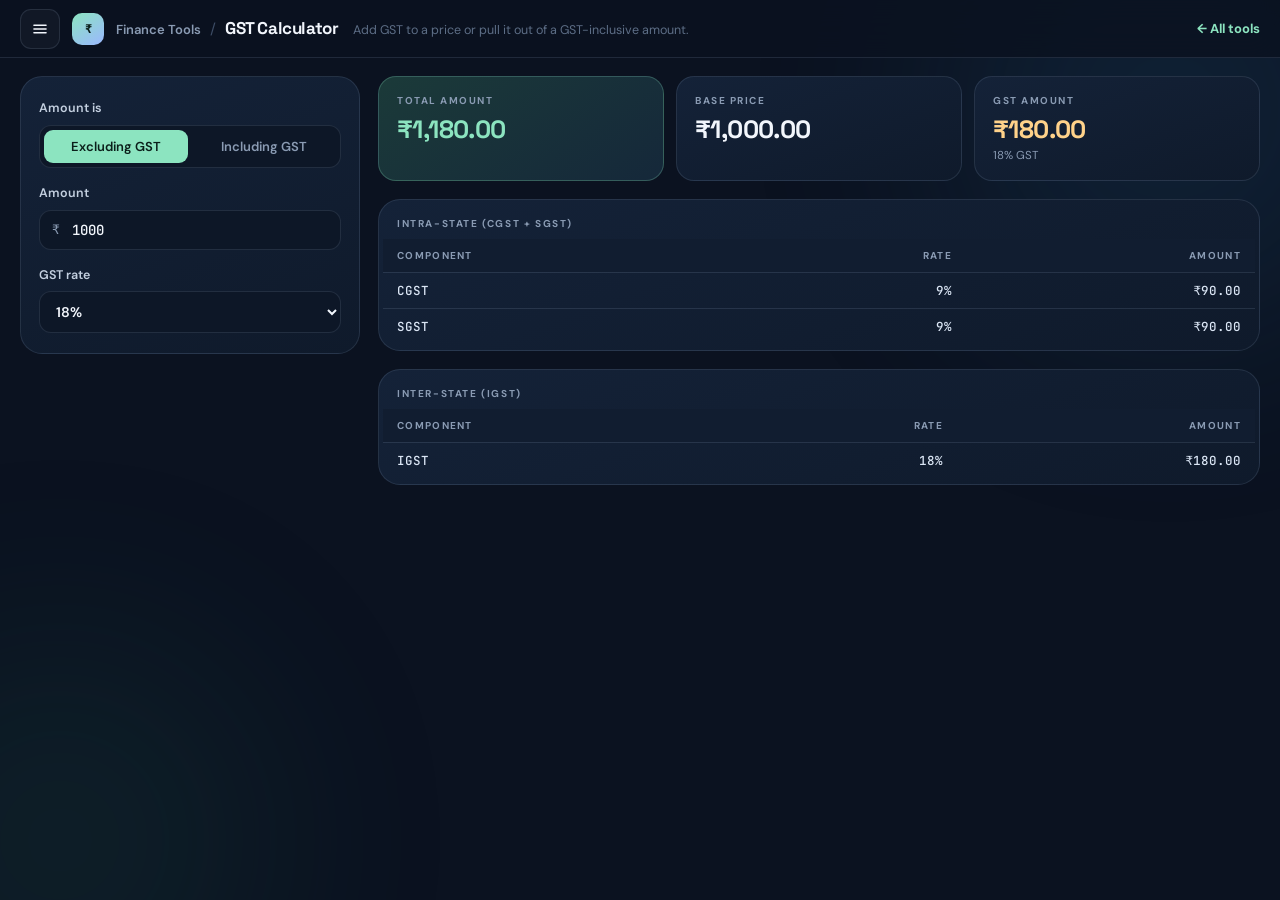
<file: apps/calculators/gst/index.html>
<!doctype html><html lang="en"><head><meta charset="utf-8"><title>Moved — GST Calculator</title>
<meta name="robots" content="noindex"><link rel="canonical" href="../../finance/index.html#gst">
<meta http-equiv="refresh" content="0; url=../../finance/index.html#gst">
<script>location.replace("../../finance/index.html#gst")</script></head>
<body style="background:#0b1220;color:#f2f6fc;font:15px system-ui;padding:40px">GST Calculator has moved. <a style="color:#8ce4c0" href="../../finance/index.html#gst">Open it here</a>.</body></html>
</file>
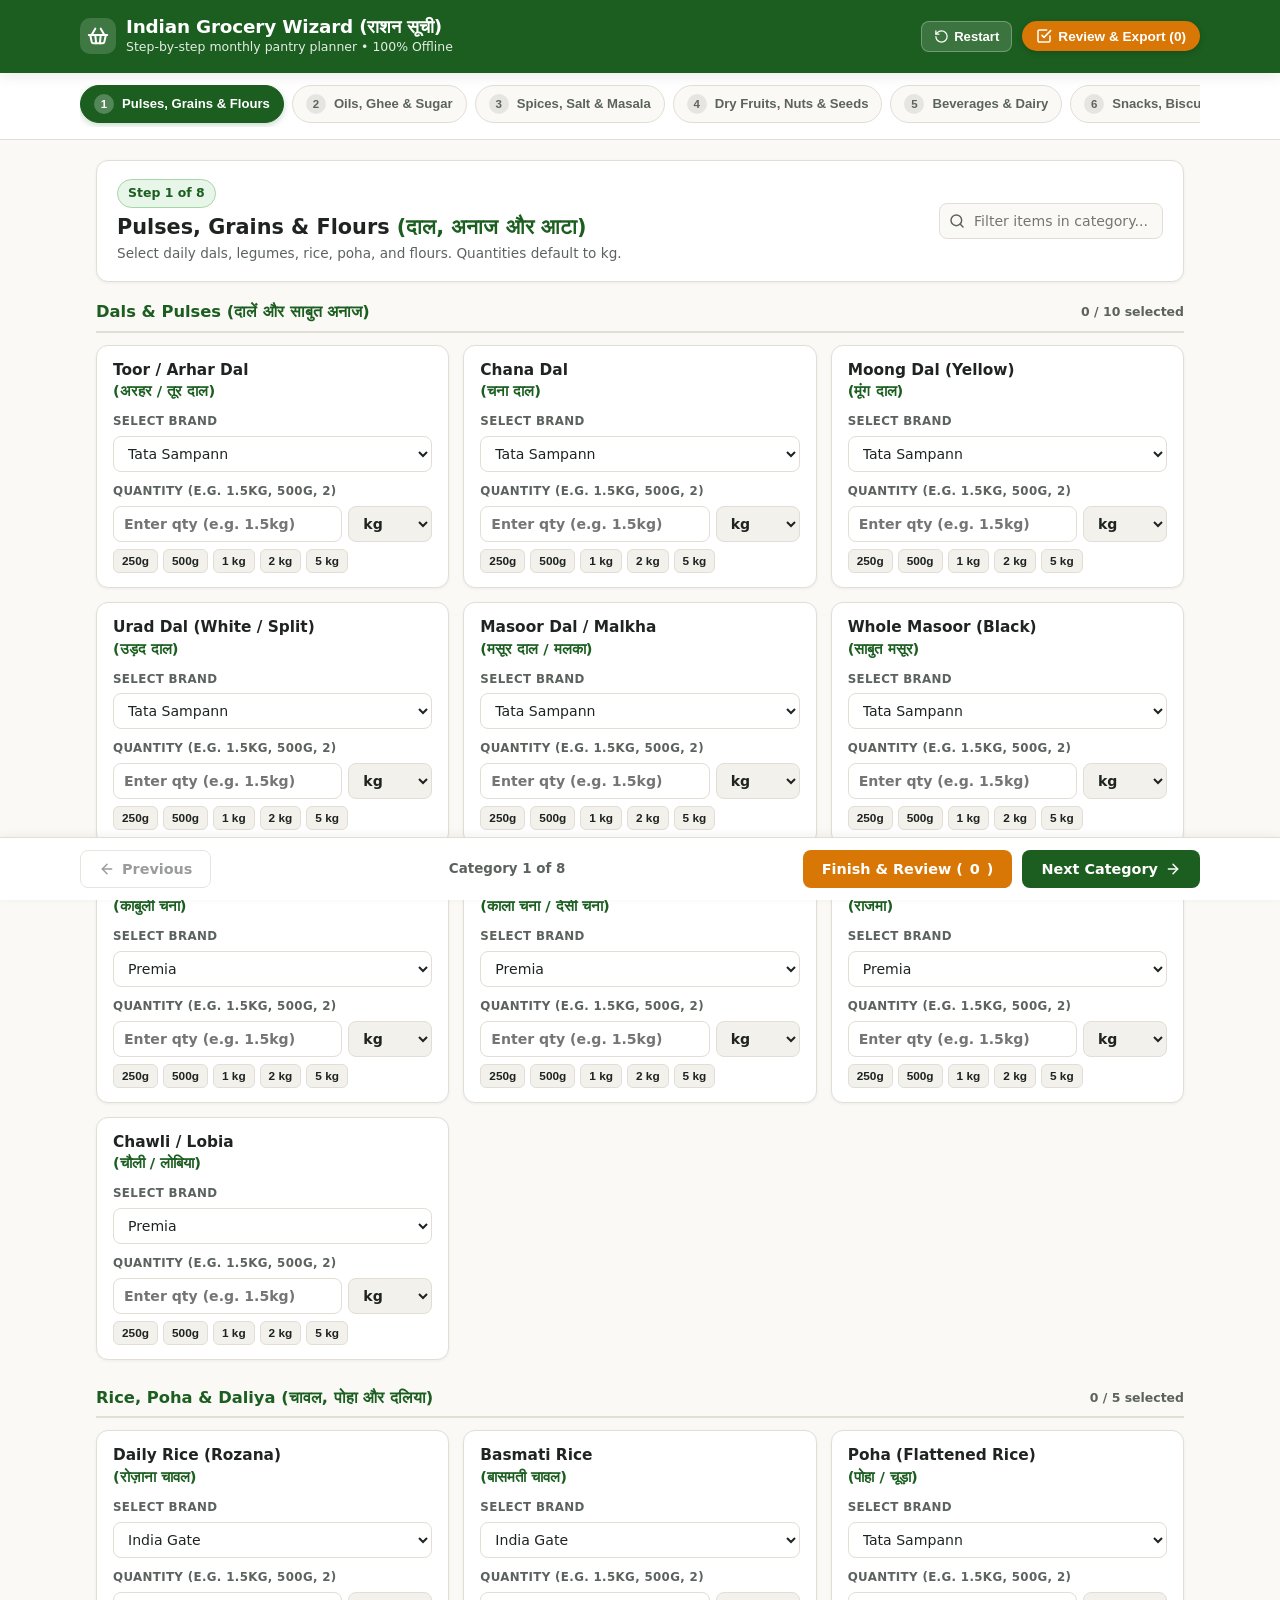
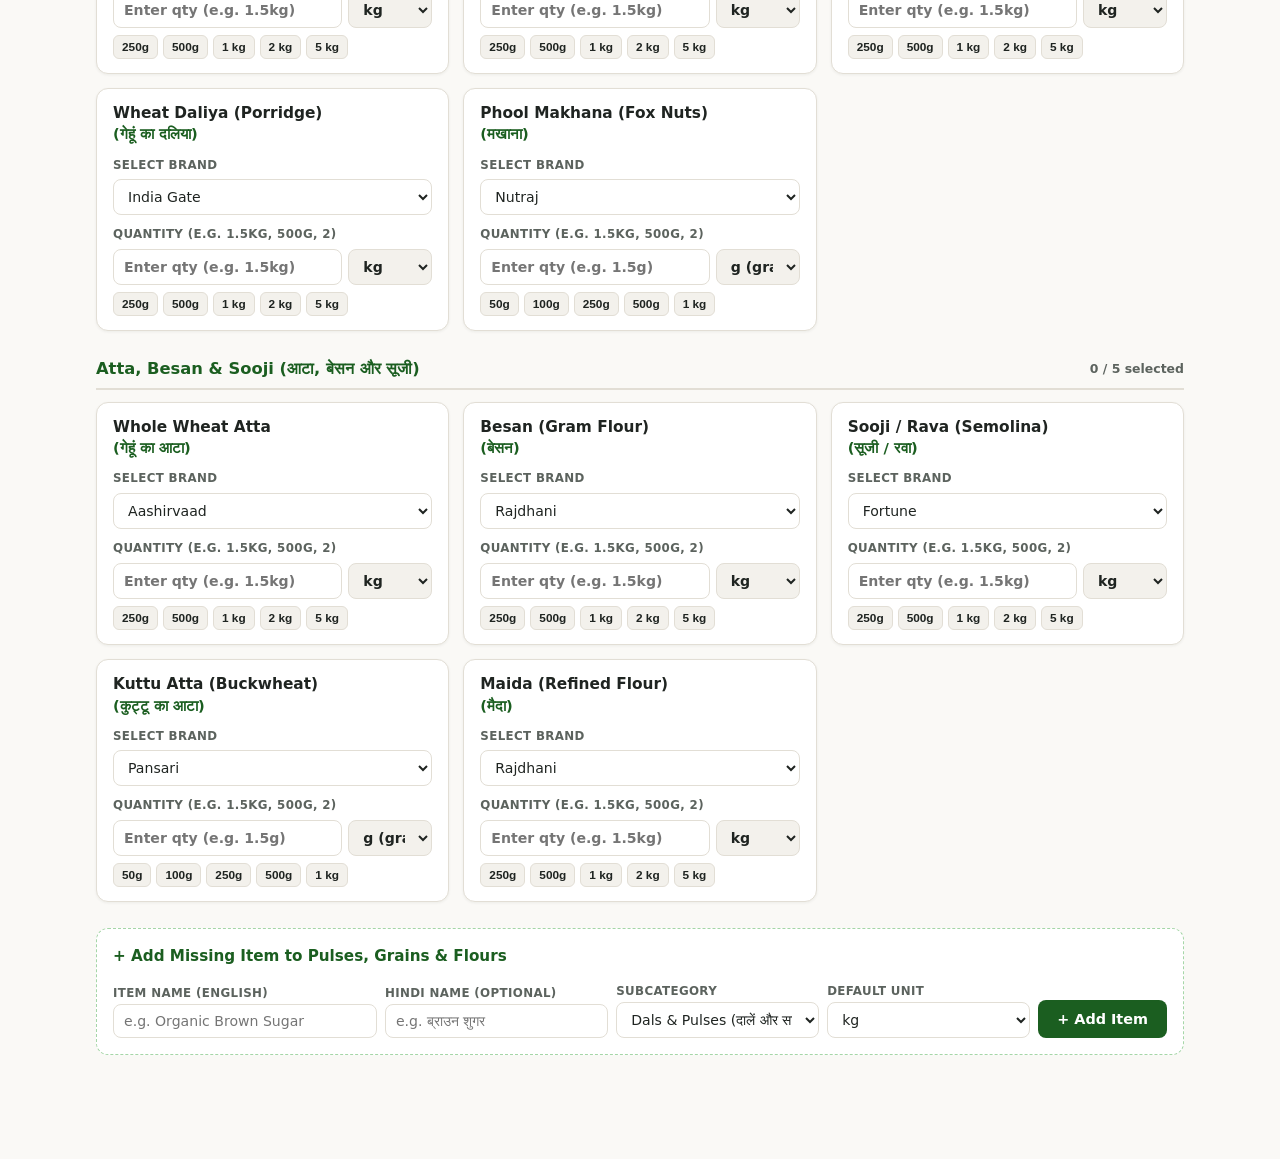
<file: apps/daily/grocery-list/index.html>
<!DOCTYPE html>
<html lang="en">
<head>
<meta charset="UTF-8">
<meta name="viewport" content="width=device-width, initial-scale=1.0">
<title>Indian Grocery Shopping List Wizard (राशन सूची)</title>
<style>
  :root {
    --bg: #FAF9F6;
    --surface: #FFFFFF;
    --surface-muted: #F3F1EC;
    --border: #E2DED5;
    --border-strong: #C9C3B6;
    --text: #1F2421;
    --text-muted: #5C635E;
    --primary: #1B5E20;
    --primary-hover: #144718;
    --primary-soft: #E8F5E9;
    --primary-border: #A5D6A7;
    --accent: #D97706;
    --accent-soft: #FEF3C7;
    --danger: #B91C1C;
    --danger-soft: #FEE2E2;
    --shadow-sm: 0 1px 3px rgba(20, 30, 20, 0.06);
    --shadow-md: 0 4px 12px rgba(20, 30, 20, 0.08);
    --radius: 12px;
    --radius-sm: 8px;
    --font: system-ui, -apple-system, 'Segoe UI', Roboto, Helvetica, Arial, sans-serif;
  }

  * {
    box-sizing: border-box;
    margin: 0;
    padding: 0;
  }

  body {
    font-family: var(--font);
    background-color: var(--bg);
    color: var(--text);
    line-height: 1.5;
    padding-bottom: 84px;
    -webkit-font-smoothing: antialiased;
  }

  /* Header */
  .app-header {
    background: var(--primary);
    color: #FFFFFF;
    padding: 16px 20px;
    position: sticky;
    top: 0;
    z-index: 40;
    box-shadow: var(--shadow-md);
  }

  .header-inner {
    max-width: 1120px;
    margin: 0 auto;
    display: flex;
    align-items: center;
    justify-content: space-between;
    gap: 12px;
    flex-wrap: wrap;
  }

  .brand-title {
    display: flex;
    align-items: center;
    gap: 10px;
  }

  .brand-icon {
    width: 36px;
    height: 36px;
    background: rgba(255, 255, 255, 0.16);
    border-radius: 10px;
    display: flex;
    align-items: center;
    justify-content: center;
    flex-shrink: 0;
  }

  .brand-title h1 {
    font-size: 1.15rem;
    font-weight: 700;
    letter-spacing: -0.01em;
    line-height: 1.2;
  }

  .brand-title p {
    font-size: 0.78rem;
    opacity: 0.88;
  }

  .header-actions {
    display: flex;
    align-items: center;
    gap: 10px;
  }

  .cart-pill {
    background: var(--accent);
    color: #FFFFFF;
    font-weight: 700;
    font-size: 0.85rem;
    padding: 7px 14px;
    border-radius: 999px;
    display: inline-flex;
    align-items: center;
    gap: 6px;
    border: none;
    cursor: pointer;
    box-shadow: 0 2px 6px rgba(0, 0, 0, 0.18);
    transition: transform 0.12s ease, background 0.15s ease;
  }

  .cart-pill:hover {
    background: #B45309;
    transform: translateY(-1px);
  }

  .btn-ghost-light {
    background: rgba(255, 255, 255, 0.14);
    color: #FFFFFF;
    border: 1px solid rgba(255, 255, 255, 0.28);
    padding: 7px 12px;
    border-radius: var(--radius-sm);
    font-size: 0.82rem;
    font-weight: 600;
    cursor: pointer;
    display: inline-flex;
    align-items: center;
    gap: 5px;
    transition: background 0.15s ease;
  }

  .btn-ghost-light:hover {
    background: rgba(255, 255, 255, 0.24);
  }

  /* Stepper Navigation */
  .stepper-wrap {
    background: var(--surface);
    border-bottom: 1px solid var(--border);
    padding: 12px 16px;
  }

  .stepper-inner {
    max-width: 1120px;
    margin: 0 auto;
  }

  .stepper-track {
    display: flex;
    gap: 8px;
    overflow-x: auto;
    padding-bottom: 4px;
    scrollbar-width: thin;
  }

  .step-pill {
    display: flex;
    align-items: center;
    gap: 8px;
    padding: 8px 13px;
    border-radius: 999px;
    border: 1.5px solid var(--border);
    background: var(--bg);
    color: var(--text-muted);
    font-size: 0.82rem;
    font-weight: 600;
    cursor: pointer;
    white-space: nowrap;
    transition: all 0.15s ease;
    flex-shrink: 0;
  }

  .step-pill:hover {
    border-color: var(--primary);
    color: var(--text);
  }

  .step-pill.active {
    background: var(--primary);
    border-color: var(--primary);
    color: #FFFFFF;
    box-shadow: 0 2px 6px rgba(27, 94, 32, 0.24);
  }

  .step-pill.has-items:not(.active) {
    background: var(--primary-soft);
    border-color: var(--primary-border);
    color: var(--primary);
  }

  .step-num {
    width: 20px;
    height: 20px;
    border-radius: 50%;
    background: rgba(0, 0, 0, 0.08);
    display: inline-flex;
    align-items: center;
    justify-content: center;
    font-size: 0.72rem;
    font-weight: 700;
  }

  .step-pill.active .step-num {
    background: rgba(255, 255, 255, 0.25);
    color: #FFFFFF;
  }

  .step-count {
    background: var(--accent);
    color: #FFFFFF;
    font-size: 0.7rem;
    padding: 1px 6px;
    border-radius: 999px;
    font-weight: 700;
  }

  .step-pill.active .step-count {
    background: #FFFFFF;
    color: var(--primary);
  }

  /* Main Container */
  .container {
    max-width: 1120px;
    margin: 0 auto;
    padding: 20px 16px;
  }

  /* Category Header Banner */
  .cat-header {
    background: var(--surface);
    border: 1px solid var(--border);
    border-radius: var(--radius);
    padding: 18px 20px;
    margin-bottom: 18px;
    box-shadow: var(--shadow-sm);
    display: flex;
    align-items: center;
    justify-content: space-between;
    flex-wrap: wrap;
    gap: 14px;
  }

  .cat-title-group {
    display: flex;
    align-items: center;
    gap: 12px;
  }

  .cat-badge {
    background: var(--primary-soft);
    color: var(--primary);
    font-weight: 700;
    font-size: 0.78rem;
    padding: 4px 10px;
    border-radius: 999px;
    border: 1px solid var(--primary-border);
    display: inline-block;
    margin-bottom: 4px;
  }

  .cat-header h2 {
    font-size: 1.3rem;
    font-weight: 700;
    color: var(--text);
  }

  .cat-header p {
    font-size: 0.85rem;
    color: var(--text-muted);
  }

  .cat-tools {
    display: flex;
    align-items: center;
    gap: 10px;
    flex-wrap: wrap;
  }

  .search-box {
    position: relative;
    min-width: 220px;
  }

  .search-box input {
    width: 100%;
    padding: 9px 12px 9px 34px;
    border: 1.5px solid var(--border);
    border-radius: var(--radius-sm);
    font-size: 0.88rem;
    font-family: var(--font);
    background: var(--bg);
    color: var(--text);
    transition: border-color 0.15s ease;
  }

  .search-box input:focus {
    outline: none;
    border-color: var(--primary);
    background: #FFFFFF;
  }

  .search-box svg {
    position: absolute;
    left: 10px;
    top: 50%;
    transform: translateY(-50%);
    color: var(--text-muted);
    pointer-events: none;
  }

  /* Subcategory Section */
  .subcat-section {
    margin-bottom: 26px;
  }

  .subcat-header {
    display: flex;
    align-items: center;
    justify-content: space-between;
    margin-bottom: 12px;
    padding-bottom: 6px;
    border-bottom: 2px solid var(--border);
  }

  .subcat-header h3 {
    font-size: 1.02rem;
    font-weight: 700;
    color: var(--primary);
    display: flex;
    align-items: center;
    gap: 8px;
  }

  .subcat-meta {
    font-size: 0.78rem;
    color: var(--text-muted);
    font-weight: 600;
  }

  /* Items Grid */
  .items-grid {
    display: grid;
    grid-template-columns: repeat(auto-fill, minmax(320px, 1fr));
    gap: 14px;
  }

  .item-card {
    background: var(--surface);
    border: 1.5px solid var(--border);
    border-radius: var(--radius);
    padding: 14px 16px;
    box-shadow: var(--shadow-sm);
    transition: border-color 0.15s ease, box-shadow 0.15s ease, background 0.15s ease;
    display: flex;
    flex-direction: column;
    gap: 11px;
    position: relative;
  }

  .item-card:hover {
    border-color: var(--border-strong);
    box-shadow: var(--shadow-md);
  }

  .item-card.selected {
    border-color: var(--primary);
    background: #F4FBF4;
  }

  .item-top {
    display: flex;
    align-items: flex-start;
    justify-content: space-between;
    gap: 8px;
  }

  .item-name {
    font-weight: 700;
    font-size: 0.96rem;
    color: var(--text);
    line-height: 1.35;
  }

  .item-hindi {
    color: var(--primary);
    font-weight: 600;
    font-size: 0.92rem;
  }

  .item-status-badge {
    display: inline-flex;
    align-items: center;
    gap: 4px;
    background: var(--primary);
    color: #FFFFFF;
    font-size: 0.72rem;
    font-weight: 700;
    padding: 3px 8px;
    border-radius: 999px;
    white-space: nowrap;
    flex-shrink: 0;
  }

  .btn-clear-item {
    background: transparent;
    border: 1px solid var(--border-strong);
    color: var(--text-muted);
    font-size: 0.72rem;
    font-weight: 600;
    padding: 2px 7px;
    border-radius: 6px;
    cursor: pointer;
    transition: all 0.12s ease;
  }

  .btn-clear-item:hover {
    background: var(--danger-soft);
    border-color: var(--danger);
    color: var(--danger);
  }

  /* Mobile stability: reserve the badge row (no layout shift when a quantity is set)
     and use 16px inputs so iOS doesn't zoom/scroll the page on focus. */
  .item-top > div:first-child { min-width: 0; flex: 1; }
  [data-badge-slot] { min-height: 26px; flex-shrink: 0; }
  @media (max-width: 600px) {
    .item-top { flex-wrap: wrap; }
    [data-badge-slot] { flex-basis: 100%; order: 2; }
    select.control-select, input.control-input { font-size: 16px; }
  }

  /* Form Controls inside Card */
  .field-row {
    display: flex;
    flex-direction: column;
    gap: 5px;
  }

  .field-label {
    font-size: 0.74rem;
    font-weight: 600;
    color: var(--text-muted);
    text-transform: uppercase;
    letter-spacing: 0.03em;
  }

  .brand-controls {
    display: flex;
    flex-direction: column;
    gap: 6px;
  }

  select.control-select,
  input.control-input {
    width: 100%;
    padding: 8px 10px;
    border: 1.5px solid var(--border);
    border-radius: var(--radius-sm);
    font-size: 0.88rem;
    font-family: var(--font);
    color: var(--text);
    background: #FFFFFF;
    transition: border-color 0.15s ease;
  }

  select.control-select:focus,
  input.control-input:focus {
    outline: none;
    border-color: var(--primary);
  }

  input.custom-brand-input {
    border-color: var(--accent);
    background: #FFFDF7;
  }

  /* Quantity Input Group */
  .qty-input-group {
    display: flex;
    gap: 6px;
    align-items: stretch;
  }

  .qty-input-group input.qty-text {
    flex: 1;
    min-width: 0;
    font-weight: 600;
  }

  .qty-input-group select.unit-select {
    width: 84px;
    flex-shrink: 0;
    font-weight: 600;
    background: var(--surface-muted);
  }

  .qty-hint {
    font-size: 0.73rem;
    color: var(--primary);
    font-weight: 600;
    min-height: 16px;
  }

  /* Quick Preset Chips */
  .preset-chips {
    display: flex;
    flex-wrap: wrap;
    gap: 5px;
    margin-top: 2px;
  }

  .chip-btn {
    background: var(--surface-muted);
    border: 1px solid var(--border);
    color: var(--text);
    font-size: 0.74rem;
    font-weight: 600;
    padding: 4px 8px;
    border-radius: 6px;
    cursor: pointer;
    transition: all 0.12s ease;
  }

  .chip-btn:hover {
    background: var(--primary-soft);
    border-color: var(--primary-border);
    color: var(--primary);
  }

  .chip-btn.active-chip {
    background: var(--primary);
    border-color: var(--primary);
    color: #FFFFFF;
  }

  /* Add Custom Item Box */
  .custom-item-panel {
    background: var(--surface);
    border: 1.5px dashed var(--primary-border);
    border-radius: var(--radius);
    padding: 16px;
    margin-top: 20px;
  }

  .custom-item-panel h4 {
    font-size: 0.95rem;
    color: var(--primary);
    margin-bottom: 10px;
    display: flex;
    align-items: center;
    gap: 6px;
  }

  .custom-item-form {
    display: grid;
    grid-template-columns: 1.3fr 1.1fr 1fr 1fr auto;
    gap: 8px;
    align-items: end;
  }

  @media (max-width: 820px) {
    .custom-item-form {
      grid-template-columns: 1fr 1fr;
    }
    .custom-item-form button {
      grid-column: 1 / -1;
    }
  }

  /* Buttons */
  .btn {
    display: inline-flex;
    align-items: center;
    justify-content: center;
    gap: 7px;
    padding: 10px 18px;
    border-radius: var(--radius-sm);
    font-size: 0.9rem;
    font-weight: 700;
    font-family: var(--font);
    cursor: pointer;
    border: 1.5px solid transparent;
    transition: all 0.15s ease;
    text-decoration: none;
  }

  .btn-primary {
    background: var(--primary);
    color: #FFFFFF;
  }

  .btn-primary:hover {
    background: var(--primary-hover);
  }

  .btn-accent {
    background: var(--accent);
    color: #FFFFFF;
  }

  .btn-accent:hover {
    background: #B45309;
  }

  .btn-secondary {
    background: var(--surface);
    color: var(--text);
    border-color: var(--border-strong);
  }

  .btn-secondary:hover {
    background: var(--surface-muted);
  }

  .btn-danger-outline {
    background: #FFFFFF;
    color: var(--danger);
    border-color: #FCA5A5;
  }

  .btn-danger-outline:hover {
    background: var(--danger-soft);
  }

  /* Bottom Sticky Wizard Footer */
  .wizard-footer {
    position: fixed;
    bottom: 0;
    left: 0;
    right: 0;
    background: var(--surface);
    border-top: 1px solid var(--border);
    padding: 12px 16px;
    z-index: 35;
    box-shadow: 0 -2px 10px rgba(0, 0, 0, 0.05);
  }

  .wizard-footer-inner {
    max-width: 1120px;
    margin: 0 auto;
    display: flex;
    align-items: center;
    justify-content: space-between;
    gap: 10px;
  }

  .footer-progress {
    font-size: 0.84rem;
    color: var(--text-muted);
    font-weight: 600;
  }

  .footer-btns {
    display: flex;
    align-items: center;
    gap: 10px;
  }

  /* Summary / Review Page */
  .summary-card {
    background: var(--surface);
    border: 1px solid var(--border);
    border-radius: var(--radius);
    padding: 24px;
    box-shadow: var(--shadow-md);
  }

  .summary-topbar {
    display: flex;
    align-items: flex-start;
    justify-content: space-between;
    flex-wrap: wrap;
    gap: 16px;
    padding-bottom: 18px;
    border-bottom: 2px solid var(--border);
    margin-bottom: 20px;
  }

  .summary-title h2 {
    font-size: 1.45rem;
    color: var(--primary);
    margin-bottom: 4px;
  }

  .summary-meta {
    font-size: 0.88rem;
    color: var(--text-muted);
    display: flex;
    gap: 16px;
    flex-wrap: wrap;
  }

  .summary-actions {
    display: flex;
    gap: 10px;
    flex-wrap: wrap;
  }

  .summary-cat-block {
    margin-bottom: 22px;
    break-inside: avoid;
  }

  .summary-cat-title {
    background: var(--primary-soft);
    color: var(--primary);
    padding: 8px 12px;
    border-radius: 6px;
    font-weight: 700;
    font-size: 0.98rem;
    margin-bottom: 8px;
    border-left: 4px solid var(--primary);
  }

  .summary-table {
    width: 100%;
    border-collapse: collapse;
    font-size: 0.92rem;
  }

  .summary-table th {
    text-align: left;
    padding: 8px 10px;
    background: var(--surface-muted);
    color: var(--text-muted);
    font-size: 0.78rem;
    text-transform: uppercase;
    letter-spacing: 0.04em;
    border-bottom: 1.5px solid var(--border);
  }

  .summary-table td {
    padding: 10px;
    border-bottom: 1px solid var(--border);
    vertical-align: middle;
  }

  .summary-table tr:last-child td {
    border-bottom: none;
  }

  .check-box-cell {
    width: 38px;
    text-align: center;
  }

  .print-checkbox {
    display: inline-block;
    width: 16px;
    height: 16px;
    border: 1.5px solid #4B5563;
    border-radius: 3px;
    vertical-align: middle;
  }

  .qty-pill-summary {
    font-weight: 700;
    color: var(--primary);
    background: var(--primary-soft);
    padding: 3px 9px;
    border-radius: 6px;
    display: inline-block;
  }

  .empty-state {
    text-align: center;
    padding: 48px 20px;
  }

  .empty-state h3 {
    font-size: 1.2rem;
    margin-bottom: 8px;
  }

  .empty-state p {
    color: var(--text-muted);
    margin-bottom: 20px;
  }

  /* Toast Notification */
  .toast {
    position: fixed;
    top: 76px;
    right: 20px;
    background: #1F2937;
    color: #FFFFFF;
    padding: 10px 16px;
    border-radius: var(--radius-sm);
    font-size: 0.86rem;
    font-weight: 600;
    box-shadow: var(--shadow-md);
    z-index: 60;
    opacity: 0;
    transform: translateY(-10px);
    pointer-events: none;
    transition: all 0.2s ease;
  }

  .toast.show {
    opacity: 1;
    transform: translateY(0);
  }

  /* Modal Dialog (Replacement for confirm) */
  .modal-backdrop {
    position: fixed;
    inset: 0;
    background: rgba(15, 23, 42, 0.52);
    display: none;
    align-items: center;
    justify-content: center;
    z-index: 80;
    padding: 16px;
  }

  .modal-backdrop.open {
    display: flex;
  }

  .modal-box {
    background: #FFFFFF;
    border-radius: var(--radius);
    max-width: 420px;
    width: 100%;
    padding: 22px;
    box-shadow: 0 20px 35px rgba(0, 0, 0, 0.2);
  }

  .modal-box h3 {
    font-size: 1.1rem;
    margin-bottom: 8px;
  }

  .modal-box p {
    font-size: 0.9rem;
    color: var(--text-muted);
    margin-bottom: 18px;
  }

  .modal-actions {
    display: flex;
    justify-content: flex-end;
    gap: 10px;
  }

  /* Responsive Tweaks */
  @media (max-width: 600px) {
    .items-grid {
      grid-template-columns: 1fr;
    }
    .footer-progress {
      display: none;
    }
    .wizard-footer-inner {
      justify-content: space-between;
    }
    .btn {
      padding: 9px 13px;
      font-size: 0.84rem;
    }
  }
</style>
</head>
<body>

  <!-- Top Header -->
  <header class="app-header">
    <div class="header-inner">
      <div class="brand-title">
        <div class="brand-icon" aria-hidden="true">
          <!-- Basket SVG Icon -->
          <svg width="22" height="22" viewBox="0 0 24 24" fill="none" stroke="currentColor" stroke-width="2.2" stroke-linecap="round" stroke-linejoin="round">
            <path d="M5 11l4-7"/><path d="M19 11l-4-7"/><path d="M2 11h20"/>
            <path d="M3.5 11l1.6 7.4a2 2 0 0 0 2 1.6h9.8a2 2 0 0 0 2-1.6l1.7-7.4"/>
            <path d="M9 11l1 9"/><path d="M15 11l-1 9"/>
          </svg>
        </div>
        <div>
          <h1>Indian Grocery Wizard (राशन सूची)</h1>
          <p>Step-by-step monthly pantry planner &bull; 100% Offline</p>
        </div>
      </div>

      <div class="header-actions">
        <button type="button" class="btn-ghost-light" id="btnResetTrigger" title="Start over with a fresh list">
          <svg width="15" height="15" viewBox="0 0 24 24" fill="none" stroke="currentColor" stroke-width="2" stroke-linecap="round" stroke-linejoin="round">
            <path d="M3 12a9 9 0 1 0 9-9 9.75 9.75 0 0 0-6.74 2.74L3 8"/><path d="M3 3v5h5"/>
          </svg>
          Restart
        </button>
        <button type="button" class="cart-pill" id="btnTopReview">
          <svg width="16" height="16" viewBox="0 0 24 24" fill="none" stroke="currentColor" stroke-width="2.3" stroke-linecap="round" stroke-linejoin="round">
            <polyline points="9 11 12 14 22 4"/><path d="M21 12v7a2 2 0 0 1-2 2H5a2 2 0 0 1-2-2V5a2 2 0 0 1 2-2h11"/>
          </svg>
          <span>Review &amp; Export (<span id="topSelectedCount">0</span>)</span>
        </button>
      </div>
    </div>
  </header>

  <!-- Category Stepper -->
  <nav class="stepper-wrap" aria-label="Grocery Categories">
    <div class="stepper-inner">
      <div class="stepper-track" id="stepperTrack"></div>
    </div>
  </nav>

  <!-- Main Workspace -->
  <main class="container" id="mainContainer"></main>

  <!-- Sticky Wizard Navigation Footer -->
  <footer class="wizard-footer" id="wizardFooter">
    <div class="wizard-footer-inner">
      <button type="button" class="btn btn-secondary" id="btnPrevStep">
        <svg width="16" height="16" viewBox="0 0 24 24" fill="none" stroke="currentColor" stroke-width="2.2" stroke-linecap="round" stroke-linejoin="round">
          <line x1="19" y1="12" x2="5" y2="12"/><polyline points="12 19 5 12 12 5"/>
        </svg>
        Previous
      </button>

      <div class="footer-progress" id="footerProgressText">Step 1 of 9</div>

      <div class="footer-btns">
        <button type="button" class="btn btn-accent" id="btnQuickFinish">
          Finish &amp; Review (<span id="footerSelectedCount">0</span>)
        </button>
        <button type="button" class="btn btn-primary" id="btnNextStep">
          Next Category
          <svg width="16" height="16" viewBox="0 0 24 24" fill="none" stroke="currentColor" stroke-width="2.2" stroke-linecap="round" stroke-linejoin="round">
            <line x1="5" y1="12" x2="19" y2="12"/><polyline points="12 5 19 12 12 19"/>
          </svg>
        </button>
      </div>
    </div>
  </footer>

  <!-- Toast Feedback -->
  <div class="toast" id="toastBox" role="status" aria-live="polite"></div>

  <!-- Custom Reset Confirmation Modal -->
  <div class="modal-backdrop" id="resetModal" role="dialog" aria-modal="true" aria-labelledby="modalTitle">
    <div class="modal-box">
      <h3 id="modalTitle">Restart with a fresh list?</h3>
      <p>This clears your saved list from this browser: all quantities, custom brands and custom items. This can't be undone.</p>
      <div class="modal-actions">
        <button type="button" class="btn btn-secondary" id="btnCancelReset">Cancel</button>
        <button type="button" class="btn btn-danger-outline" id="btnConfirmReset">Yes, Restart</button>
      </div>
    </div>
  </div>

<script>
(function () {
  "use strict";

  // =========================================================================
  // 1. INDIAN GROCERY CATALOG DATA (Categories -> Subcategories -> Items)
  // =========================================================================
  const GROCERY_CATALOG = [
    {
      id: "pulses_grains",
      name: "Pulses, Grains & Flours",
      hindi: "दाल, अनाज और आटा",
      description: "Select daily dals, legumes, rice, poha, and flours. Quantities default to kg.",
      subcategories: [
        {
          id: "dals_pulses",
          name: "Dals & Pulses (दालें और साबुत अनाज)",
          items: [
            { id: "toor_dal", name: "Toor / Arhar Dal", hindi: "अरहर / तूर दाल", defaultUnit: "kg", brands: ["Tata Sampann", "Premia", "Fortune", "Rajdhani", "Loose / Local"] },
            { id: "chana_dal", name: "Chana Dal", hindi: "चना दाल", defaultUnit: "kg", brands: ["Tata Sampann", "Premia", "Rajdhani", "Fortune", "Loose / Local"] },
            { id: "moong_dal", name: "Moong Dal (Yellow)", hindi: "मूंग दाल", defaultUnit: "kg", brands: ["Tata Sampann", "Premia", "Rajdhani", "Fortune", "Loose / Local"] },
            { id: "urad_dal", name: "Urad Dal (White / Split)", hindi: "उड़द दाल", defaultUnit: "kg", brands: ["Tata Sampann", "Premia", "Rajdhani", "Loose / Local"] },
            { id: "masoor_dal", name: "Masoor Dal / Malkha", hindi: "मसूर दाल / मलका", defaultUnit: "kg", brands: ["Tata Sampann", "Premia", "Rajdhani", "Loose / Local"] },
            { id: "whole_masoor", name: "Whole Masoor (Black)", hindi: "साबुत मसूर", defaultUnit: "kg", brands: ["Tata Sampann", "Premia", "Loose / Local"] },
            { id: "kabuli_chana", name: "Kabuli Chana (Chickpeas)", hindi: "काबुली चना", defaultUnit: "kg", brands: ["Premia", "Tata Sampann", "Rajdhani", "Loose / Local"] },
            { id: "kala_chana", name: "Desi Kala Chana", hindi: "काला चना / देसी चना", defaultUnit: "kg", brands: ["Premia", "Tata Sampann", "Rajdhani", "Loose / Local"] },
            { id: "rajma", name: "Rajma (Kidney Beans)", hindi: "राजमा", defaultUnit: "kg", brands: ["Premia", "Tata Sampann", "Rajdhani", "Loose / Local"] },
            { id: "chawli_lobia", name: "Chawli / Lobia", hindi: "चौली / लोबिया", defaultUnit: "kg", brands: ["Premia", "Tata Sampann", "Loose / Local"] }
          ]
        },
        {
          id: "rice_poha",
          name: "Rice, Poha & Daliya (चावल, पोहा और दलिया)",
          items: [
            { id: "daily_rice", name: "Daily Rice (Rozana)", hindi: "रोज़ाना चावल", defaultUnit: "kg", brands: ["India Gate", "Daawat", "Fortune", "Kohinoor", "Loose / Local"] },
            { id: "basmati_rice", name: "Basmati Rice", hindi: "बासमती चावल", defaultUnit: "kg", brands: ["India Gate", "Daawat", "Fortune", "Kohinoor", "Loose / Local"] },
            { id: "poha", name: "Poha (Flattened Rice)", hindi: "पोहा / चूड़ा", defaultUnit: "kg", brands: ["Tata Sampann", "Fortune", "Premia", "Rajdhani", "Loose / Local"] },
            { id: "daliya", name: "Wheat Daliya (Porridge)", hindi: "गेहूं का दलिया", defaultUnit: "kg", brands: ["India Gate", "Patanjali", "Rajdhani", "Fortune", "Loose / Local"] },
            { id: "makhana", name: "Phool Makhana (Fox Nuts)", hindi: "मखाना", defaultUnit: "g", brands: ["Nutraj", "Premia", "Farmley", "Loose / Local"] }
          ]
        },
        {
          id: "flours_sooji",
          name: "Atta, Besan & Sooji (आटा, बेसन और सूजी)",
          items: [
            { id: "wheat_atta", name: "Whole Wheat Atta", hindi: "गेहूं का आटा", defaultUnit: "kg", brands: ["Aashirvaad", "Fortune Chakki Fresh", "Pillsbury", "Patanjali", "Chakki Fresh (Local)"] },
            { id: "besan", name: "Besan (Gram Flour)", hindi: "बेसन", defaultUnit: "kg", brands: ["Rajdhani", "Fortune", "Tata Sampann", "Patanjali", "Loose / Local"] },
            { id: "sooji", name: "Sooji / Rava (Semolina)", hindi: "सूजी / रवा", defaultUnit: "kg", brands: ["Fortune", "Rajdhani", "Premia", "Loose / Local"] },
            { id: "kuttu_atta", name: "Kuttu Atta (Buckwheat)", hindi: "कुट्टू का आटा", defaultUnit: "g", brands: ["Pansari", "Rajdhani", "Premia", "Loose / Local"] },
            { id: "maida", name: "Maida (Refined Flour)", hindi: "मैदा", defaultUnit: "kg", brands: ["Rajdhani", "Fortune", "Premia", "Loose / Local"] }
          ]
        }
      ]
    },
    {
      id: "oils_ghee_sugar",
      name: "Oils, Ghee & Sugar",
      hindi: "तेल, घी और चीनी",
      description: "Cooking oils default to Liters (L), while Sugar, Ghee & Jaggery use kg/L.",
      subcategories: [
        {
          id: "cooking_oils",
          name: "Cooking Oils & Ghee (खाना पकाने का तेल और घी)",
          items: [
            { id: "mustard_oil", name: "Mustard Oil (Kachi Ghani)", hindi: "सरसों का तेल", defaultUnit: "L", brands: ["Fortune", "Dhara", "Patanjali", "Engine", "Borges", "Loose / Local"] },
            { id: "sunflower_oil", name: "Sunflower Oil", hindi: "सूरजमुखी का तेल", defaultUnit: "L", brands: ["Fortune", "Saffola", "Sundrop", "Dhara", "Gemini"] },
            { id: "rice_bran_oil", name: "Rice Bran Oil", hindi: "चावल की भूसी का तेल", defaultUnit: "L", brands: ["Fortune", "Saffola", "Freedom", "Patanjali"] },
            { id: "groundnut_oil", name: "Groundnut Oil", hindi: "मूंगफली का तेल", defaultUnit: "L", brands: ["Fortune", "Dhara", "Gulab", "Loose / Local"] },
            { id: "desi_ghee", name: "Desi Ghee", hindi: "देसी घी", defaultUnit: "L", brands: ["Amul", "Mother Dairy", "Patanjali", "Gowardhan", "Ananda", "Homemade / Local"] }
          ]
        },
        {
          id: "sugar_sweeteners",
          name: "Sugar, Jaggery & Seeds (चीनी, गुड़ और तिलहन)",
          items: [
            { id: "sugar", name: "Sugar", hindi: "चीनी / शक्कर", defaultUnit: "kg", brands: ["Madhur", "Uttam Sugar", "Trust", "Premia", "Loose / Local"] },
            { id: "jaggery", name: "Jaggery (Gur)", hindi: "गुड़", defaultUnit: "kg", brands: ["Premia", "Patanjali", "Organic Tattva", "Loose / Local"] },
            { id: "groundnut_raw", name: "Raw Groundnuts / Peanuts", hindi: "कच्ची मूंगफली", defaultUnit: "g", brands: ["Premia", "Nutraj", "Loose / Local"] },
            { id: "rai_mustard", name: "Rai / Mustard Seeds", hindi: "राई / सरसों के दाने", defaultUnit: "g", brands: ["Catch", "Everest", "Premia", "Loose / Local"] }
          ]
        }
      ]
    },
    {
      id: "spices_masala",
      name: "Spices, Salt & Masala",
      hindi: "मसाले और नमक",
      description: "Everyday powdered spices, whole spices, blended masalas, and salt.",
      subcategories: [
        {
          id: "salt_basic_spices",
          name: "Salt & Basic Powdered Spices (नमक और पिसे मसाले)",
          items: [
            { id: "salt", name: "Iodized Salt", hindi: "नमक", defaultUnit: "kg", brands: ["Tata Salt", "Aashirvaad", "Catch", "Saffola"] },
            { id: "turmeric", name: "Turmeric Powder (Haldi)", hindi: "हल्दी पाउडर", defaultUnit: "g", brands: ["Everest", "MDH", "Catch", "Tata Sampann", "Patanjali"] },
            { id: "red_chilli", name: "Red Chilli Powder (Lal Mirch)", hindi: "लाल मिर्च पाउडर", defaultUnit: "g", brands: ["Everest", "MDH", "Catch", "Tata Sampann", "Ramdev"] },
            { id: "deggi_mirch", name: "Deggi / Kashmiri Mirch", hindi: "देगी मिर्च / कश्मीरी मिर्च", defaultUnit: "g", brands: ["MDH", "Everest", "Catch", "Tata Sampann"] },
            { id: "coriander_powder", name: "Coriander Powder (Dhaniya)", hindi: "धनिया पाउडर", defaultUnit: "g", brands: ["Shyam", "Everest", "MDH", "Catch", "Tata Sampann"] },
            { id: "hing", name: "Asafoetida (Hing)", hindi: "हींग", defaultUnit: "g", brands: ["Tata Sampann", "Everest", "MDH", "Catch", "Ramdev"] }
          ]
        },
        {
          id: "whole_spices",
          name: "Whole Spices (साबुत मसाले / खड़े मसाले)",
          items: [
            { id: "jeera", name: "Cumin Seeds (Whole Jeera)", hindi: "साबुत जीरा", defaultUnit: "g", brands: ["Catch", "Everest", "Premia", "Tata Sampann", "Loose / Local"] },
            { id: "black_pepper", name: "Black Pepper (Kali Mirch)", hindi: "काली मिर्च", defaultUnit: "g", brands: ["Catch", "Everest", "Premia", "Loose / Local"] },
            { id: "cardamom", name: "Green Cardamom (Choti Elaichi)", hindi: "हरी इलायची", defaultUnit: "g", brands: ["Nutraj", "Catch", "Everest", "Premia", "Loose / Local"] },
            { id: "whole_garam_masala", name: "Whole Garam Masala Mix", hindi: "साबुत गरम मसाला", defaultUnit: "g", brands: ["Catch", "Everest", "Premia", "Loose / Local"] }
          ]
        },
        {
          id: "blended_masalas",
          name: "Blended & Specialty Masalas (गरम और खास मसाले)",
          items: [
            { id: "garam_masala", name: "Garam Masala Powder", hindi: "गरम मसाला", defaultUnit: "g", brands: ["MDH", "Everest", "Catch", "Tata Sampann", "Badshah"] },
            { id: "maggi_masala", name: "Maggi Masala-ae-Magic", hindi: "मैगी मसाला मैजिक", defaultUnit: "pkt", brands: ["Maggi"] },
            { id: "pav_bhaji_masala", name: "Pav Bhaji Masala", hindi: "पाव भाजी मसाला", defaultUnit: "g", brands: ["Everest", "MDH", "Badshah", "Catch"] },
            { id: "kitchen_king", name: "Kitchen King / Sabzi Masala", hindi: "किचन किंग / सब्ज़ी मसाला", defaultUnit: "g", brands: ["MDH", "Everest", "Catch", "Tata Sampann"] },
            { id: "chicken_masala", name: "Chicken / Meat Masala", hindi: "चिकन मसाला", defaultUnit: "g", brands: ["MDH", "Everest", "Catch", "Badshah"] },
            { id: "lucknowi_masala", name: "Lucknowi / Biryani Masala", hindi: "लखनवी / बिरयानी मसाला", defaultUnit: "g", brands: ["Badshah", "Everest", "MDH", "Shan"] }
          ]
        }
      ]
    },
    {
      id: "dry_fruits",
      name: "Dry Fruits, Nuts & Seeds",
      hindi: "सूखे मेवे और बीज",
      description: "Almonds, walnuts, cashews, raisins, and dry coconut.",
      subcategories: [
        {
          id: "nuts_raisins",
          name: "Nuts & Dry Fruits (बादाम, अखरोट और मेवे)",
          items: [
            { id: "badam", name: "Almonds (Badam)", hindi: "बादाम", defaultUnit: "g", brands: ["Nutraj", "Tulsi", "Farmley", "Premia", "Happilo", "Loose / Local"] },
            { id: "akhrot", name: "Walnuts (Whole / Kernels)", hindi: "अखरोट", defaultUnit: "g", brands: ["Nutraj", "Tulsi", "Farmley", "Premia", "Loose / Local"] },
            { id: "kaju", name: "Cashews (Kaju)", hindi: "काजू", defaultUnit: "g", brands: ["Nutraj", "Tulsi", "Farmley", "Premia", "Loose / Local"] },
            { id: "kishmish", name: "Raisins (Kishmish)", hindi: "किशमिश", defaultUnit: "g", brands: ["Nutraj", "Premia", "Farmley", "Loose / Local"] },
            { id: "dry_coconut", name: "Dry Coconut (Nariyal / Gola)", hindi: "सूखा नारियल / गोला", defaultUnit: "pcs", brands: ["Premia", "Loose / Local"] }
          ]
        }
      ]
    },
    {
      id: "beverages_dairy",
      name: "Beverages & Dairy",
      hindi: "चाय, कॉफी और डेयरी",
      description: "Tea leaves default to kg/g, Milk and Chaas default to L/ml.",
      subcategories: [
        {
          id: "tea_coffee",
          name: "Tea, Coffee & Drinks (चाय, कॉफी और पेय)",
          items: [
            { id: "tea_leaves", name: "Tea Leaves (Chai Patti)", hindi: "चाय पत्ती", defaultUnit: "kg", brands: ["Tata Tea Gold", "Tata Tea Premium", "Red Label", "Taj Mahal", "Wagh Bakri"] },
            { id: "coffee", name: "Instant Coffee", hindi: "कॉफी", defaultUnit: "g", brands: ["Nescafe", "Bru", "Continental", "Tata Coffee"] },
            { id: "energy_drink", name: "Energy Drink (Sugar-Free / Reg)", hindi: "एनर्जी ड्रिंक", defaultUnit: "pcs", brands: ["Red Bull", "Monster", "Sting"] }
          ]
        },
        {
          id: "milk_dairy",
          name: "Milk, Butter & Dairy (दूध, मक्खन और दही)",
          items: [
            { id: "full_cream_milk", name: "Full Cream Milk", hindi: "फुल क्रीम दूध", defaultUnit: "L", brands: ["Mother Dairy", "Amul", "Ananda", "Paras", "Local Dairy"] },
            { id: "toned_milk", name: "Toned / Double Toned Milk", hindi: "टोंड दूध", defaultUnit: "L", brands: ["Mother Dairy", "Amul", "Ananda", "Paras"] },
            { id: "butter", name: "Salted Table Butter", hindi: "मक्खन", defaultUnit: "g", brands: ["Amul", "Mother Dairy", "Britannia", "Nutralite"] },
            { id: "curd_chaas", name: "Curd / Chaas (Buttermilk)", hindi: "दही / छाछ", defaultUnit: "L", brands: ["Mother Dairy", "Amul", "Ananda", "Nestle"] },
            { id: "ice_cream_sf", name: "Ice Cream (Sugar-Free / Regular)", hindi: "आइसक्रीम", defaultUnit: "pkt", brands: ["Amul", "Mother Dairy", "Kwality Walls", "Vadilal"] }
          ]
        }
      ]
    },
    {
      id: "snacks_packaged",
      name: "Snacks, Biscuits & Packaged Foods",
      hindi: "स्नैक्स, बिस्किट और पैकेट फूड",
      description: "Noodles, pasta, biscuits, namkeen, pickles, and sauces.",
      subcategories: [
        {
          id: "noodles_pasta",
          name: "Noodles, Pasta & Vermicelli (नूडल्स, मैकरोनी और सेवईं)",
          items: [
            { id: "maggi_masala", name: "Masala Instant Noodles", hindi: "मसाला नूडल्स", defaultUnit: "pkt", brands: ["Maggi", "YiPPee!", "Top Ramen", "Ching's"] },
            { id: "maggi_atta", name: "Veg Atta Noodles", hindi: "आटा नूडल्स", defaultUnit: "pkt", brands: ["Maggi", "YiPPee!", "Patanjali"] },
            { id: "vermicelli", name: "Roasted Vermicelli (Sevai)", hindi: "भुनी सेवईं", defaultUnit: "g", brands: ["Bambino", "MTR", "Haldiram's", "Patanjali"] },
            { id: "macaroni", name: "Macaroni / Pasta", hindi: "मैकरोनी / पास्ता", defaultUnit: "g", brands: ["Homechef", "Bambino", "Disano", "Sunfeast"] },
            { id: "soya_chunks", name: "Soya Chunks / Granules", hindi: "सोया चंक्स / न्यूट्रेला", defaultUnit: "g", brands: ["Nutrela (Ruchi)", "Fortune", "Saffola"] }
          ]
        },
        {
          id: "biscuits_cookies",
          name: "Biscuits & Cookies (बिस्किट और कुकीज़)",
          items: [
            { id: "marie_biscuit", name: "Marie Biscuits", hindi: "मैरी बिस्किट", defaultUnit: "pkt", brands: ["Britannia Marie Gold", "Sunfeast Marie Light", "Parle"] },
            { id: "nice_biscuit", name: "Coconut / Nice Time Biscuits", hindi: "नाइस टाइम बिस्किट", defaultUnit: "pkt", brands: ["Britannia Nice Time", "Parle", "Sunfeast"] },
            { id: "oreo_cream", name: "Chocolate Cream Biscuits", hindi: "ओरियो / क्रीम बिस्किट", defaultUnit: "pkt", brands: ["Cadbury Oreo", "Sunfeast Dark Fantasy", "Britannia Bourbon"] },
            { id: "biscoff", name: "Caramelized Biscuits / Cookies", hindi: "बिस्कॉफ कुकीज़", defaultUnit: "pkt", brands: ["Lotus Biscoff", "Unibic", "Britannia Good Day"] }
          ]
        },
        {
          id: "namkeen_sauces",
          name: "Namkeen, Pickles & Sauces (नमकीन, अचार और सॉस)",
          items: [
            { id: "bhujia", name: "Aloo / Plain Bhujia", hindi: "भुजिया नमकीन", defaultUnit: "g", brands: ["Haldiram's", "Bikaji", "Bikanervala", "Brij Namkeen"] },
            { id: "moong_dal_namkeen", name: "Moong Dal / Mixture Namkeen", hindi: "मूंग दाल / मिक्सचर नमकीन", defaultUnit: "g", brands: ["Haldiram's", "Tops Gold", "Benaji", "Bikaji"] },
            { id: "punjabi_tadka", name: "Punjabi Tadka / Spicy Namkeen", hindi: "पंजाबी तड़का नमकीन", defaultUnit: "g", brands: ["Haldiram's", "Homechef", "Bikaji"] },
            { id: "roasted_chana", name: "Roasted Chana (Bhuna Chana)", hindi: "भुना चना", defaultUnit: "g", brands: ["Premia", "Haldiram's", "Loose / Local"] },
            { id: "murmura", name: "Murmura (Puffed Rice)", hindi: "मुरमुरा / लाई", defaultUnit: "g", brands: ["Premia", "Haldiram's", "Loose / Local"] },
            { id: "popcorn", name: "Popcorn Kernels / Instant Pack", hindi: "मक्का पॉपकॉर्न", defaultUnit: "pkt", brands: ["Act II", "Premia", "4700BC"] },
            { id: "nachos_chips", name: "Nachos / Potato Chips", hindi: "नाचो चिप्स", defaultUnit: "pkt", brands: ["Doritos", "Lay's", "Bingo!", "Cornitos"] },
            { id: "mango_pickle", name: "Mango Pickle (Aam ka Achar)", hindi: "आम का अचार", defaultUnit: "g", brands: ["Martban", "Mother's Recipe", "Tops", "Pachranga", "Nilon's"] },
            { id: "tomato_sauce", name: "Hot & Sweet Tomato Sauce", hindi: "मीठी-तीखी टोमैटो सॉस", defaultUnit: "g", brands: ["Maggi", "Kissan", "Tops", "Heinz"] }
          ]
        }
      ]
    },
    {
      id: "personal_care",
      name: "Personal Care & OTC",
      hindi: "पर्सनल केयर और प्राथमिक उपचार",
      description: "Bathing soaps, oral care, face wash, hair color, digestives, and first aid.",
      subcategories: [
        {
          id: "bath_oral_skin",
          name: "Bath, Oral & Skin Care (साबुन, टूथपेस्ट और फेस वॉश)",
          items: [
            { id: "bathing_soap", name: "Bathing Soap", hindi: "नहाने का साबुन", defaultUnit: "pcs", brands: ["Dove", "Pears", "Dettol", "Liril", "Godrej No.1", "Lux"] },
            { id: "handwash", name: "Liquid Handwash / Germ Soap", hindi: "हैंडवाश / प्रोटेक्ट साबुन", defaultUnit: "pkt", brands: ["Dettol", "Godrej Protekt", "Lifebuoy", "Savlon"] },
            { id: "toothpaste", name: "Toothpaste", hindi: "टूथपेस्ट", defaultUnit: "g", brands: ["Colgate MaxFresh", "Colgate Strong Teeth", "Sensodyne", "Pepsodent", "Dabur Red"] },
            { id: "toothbrush", name: "Toothbrush", hindi: "टूथब्रश", defaultUnit: "pcs", brands: ["Oral-B", "Colgate", "Sensodyne"] },
            { id: "face_wash", name: "Face Wash / Cleanser", hindi: "फेस वॉश / क्लींजर", defaultUnit: "pcs", brands: ["Clean & Clear", "Garnier Men", "Himalaya", "Pond's", "Nivea"] },
            { id: "hair_color", name: "Hair Color / Dye", hindi: "बालों का रंग / हेयर डाई", defaultUnit: "pkt", brands: ["Garnier", "L'Oreal", "Godrej Expert", "Indica"] },
            { id: "hygiene_wipes", name: "Hygiene / Wet Wipes", hindi: "हाइजीन वाइप्स", defaultUnit: "pkt", brands: ["Fresh Ones", "Kara", "Himalaya", "Origami"] }
          ]
        },
        {
          id: "otc_wellness",
          name: "Digestives, OTC & Utility (हाजमोला, इनो और प्राथमिक उपचार)",
          items: [
            { id: "hajmola", name: "Hajmola Digestive Tablets", hindi: "हाजमोला / पाचक गोली", defaultUnit: "pcs", brands: ["Dabur Hajmola"] },
            { id: "eno", name: "Eno / Jeera Digestive Powder", hindi: "इनो / जीरा पाचक चूर्ण", defaultUnit: "pkt", brands: ["Eno", "Dabur", "Patanjali"] },
            { id: "saunf_mouthfreshener", name: "Saunf / Mouth Freshener", hindi: "सौंफ / माउथ फ्रेशनर", defaultUnit: "g", brands: ["Vecco", "Pass Pass", "Catch", "Loose / Local"] },
            { id: "bandaid", name: "Washproof Band-Aid Strips", hindi: "पट्टी / बैंड-एड", defaultUnit: "pkt", brands: ["Hansaplast", "Band-Aid (Johnson's)", "Dettol"] },
            { id: "mosquito_net", name: "Mosquito Net / Cover", hindi: "मच्छरदानी / नेट कवर", defaultUnit: "pcs", brands: ["SL Net", "Classic Mosquito Net", "Local"] }
          ]
        }
      ]
    },
    {
      id: "household_cleaning",
      name: "Household & Cleaning",
      hindi: "घर और सफाई",
      description: "Cleaners, dishwashing supplies, kitchen foil, air fresheners, and brushes.",
      subcategories: [
        {
          id: "surface_cleaners",
          name: "Floor, Toilet & Glass Cleaners (फर्श, टॉयलेट और कांच क्लीनर)",
          items: [
            { id: "floor_cleaner", name: "Disinfectant Floor Cleaner", hindi: "फ्लोर क्लीनर / फर्श साफ करने का घोल", defaultUnit: "L", brands: ["Lizol", "Domex", "Nimyle", "Dettol"] },
            { id: "toilet_cleaner", name: "Toilet Cleaner Liquid", hindi: "टॉयलेट क्लीनर", defaultUnit: "L", brands: ["Harpic", "Domex", "Sanifresh"] },
            { id: "toilet_block", name: "Toilet Tank / Rim Cleaner Block", hindi: "टॉयलेट टैंक क्लीनर ब्लॉक", defaultUnit: "pcs", brands: ["Harpic", "Odonil", "PL"] },
            { id: "glass_cleaner", name: "Glass & Surface Spray Cleaner", hindi: "कांच साफ करने का स्प्रे", defaultUnit: "pcs", brands: ["Colin", "Mr. Muscle"] },
            { id: "antiseptic_liquid", name: "Antiseptic Liquid", hindi: "एंटीसेप्टिक लिक्विड", defaultUnit: "ml", brands: ["Dettol", "Savlon"] },
            { id: "air_freshener", name: "Room / Bathroom Air Freshener", hindi: "एयर फ्रेशनर", defaultUnit: "pcs", brands: ["Godrej Aer", "Odonil", "Ambi Pur"] }
          ]
        },
        {
          id: "kitchen_utensil_care",
          name: "Kitchen, Utensil & Bath Accessories (बर्तन सफाई और रसोई सामान)",
          items: [
            { id: "dishwash", name: "Dishwash Gel / Bar Multipack", hindi: "बर्तन धोने का साबुन / जेल", defaultUnit: "pcs", brands: ["Vim", "Pril", "Exo", "Giffy"] },
            { id: "pitambari", name: "Pitambari Shining Powder", hindi: "पीतांबरी / बर्तन चमकाने का पाउडर", defaultUnit: "g", brands: ["Pitambari"] },
            { id: "aluminium_foil", name: "Aluminium Foil Roll", hindi: "एल्युमिनियम फॉयल", defaultUnit: "pcs", brands: ["Hindalco Freshwrapp", "Oddy", "Origami"] },
            { id: "baking_soda", name: "Cooking / Cleaning Baking Soda", hindi: "बेकिंग सोडा", defaultUnit: "g", brands: ["Weikfield", "Neirfield", "Blue Bird"] },
            { id: "washing_brush", name: "Washing / Scrubbing Brush", hindi: "कपड़े / बर्तन धोने का ब्रश", defaultUnit: "pcs", brands: ["Scotch-Brite", "Gala", "PL"] },
            { id: "bath_loofah", name: "Bath Mesh / Loofah", hindi: "नहाने का लूफा / जाली", defaultUnit: "pcs", brands: ["Vega", "Bronson", "Local"] },
            { id: "soap_dispenser", name: "Liquid Soap Dispenser", hindi: "साबुन डिस्पेंसर", defaultUnit: "pcs", brands: ["PL", "Cello", "Milton", "Local"] }
          ]
        }
      ]
    }
  ];

  // Quick preset chips based on default unit
  const UNIT_PRESETS = {
    kg: [
      { label: "250g", qty: "250", unit: "g" },
      { label: "500g", qty: "500", unit: "g" },
      { label: "1 kg", qty: "1", unit: "kg" },
      { label: "2 kg", qty: "2", unit: "kg" },
      { label: "5 kg", qty: "5", unit: "kg" }
    ],
    g: [
      { label: "50g", qty: "50", unit: "g" },
      { label: "100g", qty: "100", unit: "g" },
      { label: "250g", qty: "250", unit: "g" },
      { label: "500g", qty: "500", unit: "g" },
      { label: "1 kg", qty: "1", unit: "kg" }
    ],
    L: [
      { label: "500ml", qty: "500", unit: "ml" },
      { label: "1 L", qty: "1", unit: "L" },
      { label: "2 L", qty: "2", unit: "L" },
      { label: "5 L", qty: "5", unit: "L" }
    ],
    ml: [
      { label: "100ml", qty: "100", unit: "ml" },
      { label: "250ml", qty: "250", unit: "ml" },
      { label: "500ml", qty: "500", unit: "ml" },
      { label: "1 L", qty: "1", unit: "L" }
    ],
    pkt: [
      { label: "1 pkt", qty: "1", unit: "pkt" },
      { label: "2 pkt", qty: "2", unit: "pkt" },
      { label: "4 pkt", qty: "4", unit: "pkt" },
      { label: "6 pkt", qty: "6", unit: "pkt" }
    ],
    pcs: [
      { label: "1 no", qty: "1", unit: "pcs" },
      { label: "2 no", qty: "2", unit: "pcs" },
      { label: "4 no", qty: "4", unit: "pcs" },
      { label: "6 no", qty: "6", unit: "pcs" }
    ]
  };

  const ALL_UNITS = [
    { value: "kg", label: "kg" },
    { value: "g", label: "g (grams)" },
    { value: "L", label: "L (Liter)" },
    { value: "ml", label: "ml" },
    { value: "pkt", label: "pkt" },
    { value: "pcs", label: "no / pcs" }
  ];

  // =========================================================================
  // 2. APPLICATION STATE & STORAGE
  // =========================================================================
  const STORAGE_KEY = "indian_grocery_wizard_v1";

  let state = {
    stepIndex: 0, // 0..GROCERY_CATALOG.length-1 are categories; GROCERY_CATALOG.length is Review
    searchQuery: "",
    selections: {}, // itemId -> { brandMode: 'preset'|'other', brand: string, customBrand: string, rawQty: string, numericQty: number, unit: string }
    customItems: [] // array of { id, categoryId, subcategoryId, name, hindi, defaultUnit, brands }
  };

  function loadState() {
    try {
      const saved = localStorage.getItem(STORAGE_KEY);
      if (saved) {
        const parsed = JSON.parse(saved);
        if (parsed && typeof parsed === "object") {
          state.selections = parsed.selections || {};
          state.customItems = Array.isArray(parsed.customItems) ? parsed.customItems : [];
          if (typeof parsed.stepIndex === "number" && parsed.stepIndex >= 0 && parsed.stepIndex <= GROCERY_CATALOG.length) {
            state.stepIndex = parsed.stepIndex;
          }
        }
      }
    } catch (e) {
      // Ignore storage errors in restricted iframes
    }
  }

  function saveState() {
    try {
      localStorage.setItem(STORAGE_KEY, JSON.stringify({
        stepIndex: state.stepIndex,
        selections: state.selections,
        customItems: state.customItems
      }));
    } catch (e) {
      // Ignore storage errors
    }
  }

  // =========================================================================
  // 3. SMART QUANTITY & UNIT PARSER (Handles "1.5KG", "500gm", "2.5 L", etc.)
  // =========================================================================
  function normalizeUnitToken(token) {
    if (!token) return null;
    const t = token.trim().toLowerCase();
    if (t === "kg" || t === "kgs" || t === "kilo" || t === "kilogram" || t === "kilograms") return "kg";
    if (t === "g" || t === "gm" || t === "gms" || t === "gram" || t === "grams") return "g";
    if (t === "l" || t === "lt" || t === "ltr" || t === "ltrs" || t === "liter" || t === "liters" || t === "litre" || t === "litres") return "L";
    if (t === "ml" || t === "mls" || t === "milliliter" || t === "millilitre") return "ml";
    if (t === "pkt" || t === "pkts" || t === "pack" || t === "packs" || t === "packet" || t === "packets") return "pkt";
    if (t === "no" || t === "nos" || t === "pc" || t === "pcs" || t === "piece" || t === "pieces" || t === "unit") return "pcs";
    return null;
  }

  function parseQuantityInput(rawStr, currentUnit) {
    const trimmed = String(rawStr || "").trim();
    if (!trimmed) {
      return { rawQty: "", numericQty: 0, unit: currentUnit, detectedUnit: false };
    }

    // Match leading number (integer or decimal like 1.5 or .5) followed by optional spaces and unit text
    const match = trimmed.match(/^([0-9]*\.?[0-9]+)\s*([a-zA-Z]*)$/);
    if (match) {
      const num = parseFloat(match[1]);
      const unitStr = match[2];
      const mappedUnit = normalizeUnitToken(unitStr);
      if (!isNaN(num) && num > 0) {
        return {
          rawQty: trimmed,
          numericQty: num,
          unit: mappedUnit || currentUnit,
          detectedUnit: Boolean(mappedUnit)
        };
      }
    }

    return {
      rawQty: trimmed,
      numericQty: 0,
      unit: currentUnit,
      detectedUnit: false
    };
  }

  function formatDisplayQty(sel) {
    if (!sel || !(sel.numericQty > 0)) return "";
    const unitLabel = sel.unit === "pcs" ? "no" : sel.unit;
    return `${sel.numericQty} ${unitLabel}`;
  }

  // =========================================================================
  // 4. HELPER ACCESSORS
  // =========================================================================
  function getCategoryWithCustomItems(cat) {
    const clonedSubcats = cat.subcategories.map(sub => ({
      ...sub,
      items: [...sub.items]
    }));

    const extras = state.customItems.filter(ci => ci.categoryId === cat.id);
    if (extras.length > 0) {
      // Place into matching subcategory or first subcategory
      extras.forEach(extra => {
        const target = clonedSubcats.find(s => s.id === extra.subcategoryId) || clonedSubcats[0];
        target.items.push(extra);
      });
    }
    return clonedSubcats;
  }

  function getItemSelection(item) {
    if (!state.selections[item.id]) {
      state.selections[item.id] = {
        brandMode: "preset",
        brand: item.brands[0] || "Loose / Local",
        customBrand: "",
        rawQty: "",
        numericQty: 0,
        unit: item.defaultUnit || "kg"
      };
    }
    return state.selections[item.id];
  }

  function getEffectiveBrand(sel) {
    if (sel.brandMode === "other") {
      const custom = (sel.customBrand || "").trim();
      return custom ? custom : "Other (Unspecified)";
    }
    return sel.brand || "Any Brand";
  }

  function isItemSelected(itemId) {
    const sel = state.selections[itemId];
    return Boolean(sel && sel.numericQty > 0);
  }

  function getSelectedCountForCategory(cat) {
    const subcats = getCategoryWithCustomItems(cat);
    let count = 0;
    subcats.forEach(sub => {
      sub.items.forEach(item => {
        if (isItemSelected(item.id)) count++;
      });
    });
    return count;
  }

  function getTotalSelectedCount() {
    let total = 0;
    GROCERY_CATALOG.forEach(cat => {
      total += getSelectedCountForCategory(cat);
    });
    return total;
  }

  function showToast(message) {
    const toast = document.getElementById("toastBox");
    toast.textContent = message;
    toast.classList.add("show");
    clearTimeout(toast._timer);
    toast._timer = setTimeout(() => {
      toast.classList.remove("show");
    }, 2400);
  }

  function escapeHtml(str) {
    return String(str || "")
      .replace(/&/g, "&amp;")
      .replace(/</g, "&lt;")
      .replace(/>/g, "&gt;")
      .replace(/"/g, "&quot;")
      .replace(/'/g, "&#39;");
  }

  // =========================================================================
  // 5. RENDERING: STEPPER & HEADER COUNTERS
  // =========================================================================
  function updateCounters() {
    const total = getTotalSelectedCount();
    document.getElementById("topSelectedCount").textContent = total;
    document.getElementById("footerSelectedCount").textContent = total;
  }

  function renderStepper() {
    const track = document.getElementById("stepperTrack");
    let html = "";

    GROCERY_CATALOG.forEach((cat, idx) => {
      const count = getSelectedCountForCategory(cat);
      const isActive = state.stepIndex === idx;
      const cls = `step-pill ${isActive ? "active" : ""} ${count > 0 ? "has-items" : ""}`;
      html += `
        <button type="button" class="${cls}" data-step="${idx}">
          <span class="step-num">${idx + 1}</span>
          <span>${escapeHtml(cat.name)}</span>
          ${count > 0 ? `<span class="step-count">${count}</span>` : ""}
        </button>
      `;
    });

    // Final Review Step Pill
    const totalCount = getTotalSelectedCount();
    const isReviewActive = state.stepIndex === GROCERY_CATALOG.length;
    html += `
      <button type="button" class="step-pill ${isReviewActive ? "active" : ""} ${totalCount > 0 ? "has-items" : ""}" data-step="${GROCERY_CATALOG.length}">
        <span class="step-num">&#10003;</span>
        <span>Review &amp; Export</span>
        <span class="step-count">${totalCount}</span>
      </button>
    `;

    // Skip the DOM swap when nothing changed (avoids layout jank while typing)
    if (track.dataset.html !== html) {
      const prevScroll = track.scrollLeft;
      track.innerHTML = html;
      track.dataset.html = html;
      track.scrollLeft = prevScroll;
    }

    // Center the active pill only when the step changed, and only scroll the
    // pill strip itself. scrollIntoView() would also scroll the whole page up
    // to the stepper on every quantity edit.
    const activeEl = track.querySelector(".step-pill.active");
    if (activeEl && track.dataset.lastStep !== String(state.stepIndex)) {
      track.dataset.lastStep = String(state.stepIndex);
      const tr = track.getBoundingClientRect(), ar = activeEl.getBoundingClientRect();
      const target = track.scrollLeft + (ar.left - tr.left) - (tr.width - ar.width) / 2;
      track.scrollTo({ left: Math.max(0, target), behavior: "smooth" });
    }
  }

  function renderFooter() {
    const footer = document.getElementById("wizardFooter");
    const isReview = state.stepIndex === GROCERY_CATALOG.length;

    if (isReview) {
      footer.style.display = "none";
      return;
    }

    footer.style.display = "block";
    const btnPrev = document.getElementById("btnPrevStep");
    const btnNext = document.getElementById("btnNextStep");
    const progress = document.getElementById("footerProgressText");

    btnPrev.disabled = state.stepIndex === 0;
    btnPrev.style.opacity = state.stepIndex === 0 ? "0.45" : "1";
    btnPrev.style.cursor = state.stepIndex === 0 ? "not-allowed" : "pointer";

    progress.textContent = `Category ${state.stepIndex + 1} of ${GROCERY_CATALOG.length}`;

    if (state.stepIndex === GROCERY_CATALOG.length - 1) {
      btnNext.innerHTML = `Review &amp; Export List <svg width="16" height="16" viewBox="0 0 24 24" fill="none" stroke="currentColor" stroke-width="2.2" stroke-linecap="round" stroke-linejoin="round"><polyline points="9 11 12 14 22 4"/><path d="M21 12v7a2 2 0 0 1-2 2H5a2 2 0 0 1-2-2V5a2 2 0 0 1 2-2h11"/></svg>`;
    } else {
      btnNext.innerHTML = `Next Category <svg width="16" height="16" viewBox="0 0 24 24" fill="none" stroke="currentColor" stroke-width="2.2" stroke-linecap="round" stroke-linejoin="round"><line x1="5" y1="12" x2="19" y2="12"/><polyline points="12 5 19 12 12 19"/></svg>`;
    }
  }

  // =========================================================================
  // 6. RENDERING: CATEGORY & SUBCATEGORY ITEMS WIZARD STEP
  // =========================================================================
  function renderCategoryStep(stepIdx) {
    const cat = GROCERY_CATALOG[stepIdx];
    const subcats = getCategoryWithCustomItems(cat);
    const query = (state.searchQuery || "").trim().toLowerCase();

    let subcatsHtml = "";
    let totalVisibleItems = 0;

    subcats.forEach(sub => {
      const filteredItems = query
        ? sub.items.filter(item =>
            item.name.toLowerCase().includes(query) ||
            (item.hindi && item.hindi.toLowerCase().includes(query)) ||
            item.brands.some(b => b.toLowerCase().includes(query))
          )
        : sub.items;

      if (filteredItems.length === 0) return;
      totalVisibleItems += filteredItems.length;

      const selectedInSub = filteredItems.filter(it => isItemSelected(it.id)).length;

      let cardsHtml = "";
      filteredItems.forEach(item => {
        const sel = getItemSelection(item);
        const active = sel.numericQty > 0;
        const presets = UNIT_PRESETS[item.defaultUnit] || UNIT_PRESETS.kg;

        const brandOptionsHtml = item.brands
          .map(b => `<option value="${escapeHtml(b)}" ${sel.brandMode === "preset" && sel.brand === b ? "selected" : ""}>${escapeHtml(b)}</option>`)
          .join("") +
          `<option value="__OTHER__" ${sel.brandMode === "other" ? "selected" : ""}>Other (Type Brand Name)...</option>`;

        const unitOptionsHtml = ALL_UNITS
          .map(u => `<option value="${u.value}" ${sel.unit === u.value ? "selected" : ""}>${escapeHtml(u.label)}</option>`)
          .join("");

        const chipsHtml = presets
          .map(p => {
            const isChipActive = active && String(sel.numericQty) === p.qty && sel.unit === p.unit;
            return `<button type="button" class="chip-btn ${isChipActive ? "active-chip" : ""}" data-action="preset" data-item-id="${item.id}" data-qty="${p.qty}" data-unit="${p.unit}">${escapeHtml(p.label)}</button>`;
          })
          .join("");

        cardsHtml += `
          <article class="item-card ${active ? "selected" : ""}" data-card-id="${item.id}">
            <div class="item-top">
              <div>
                <div class="item-name">${escapeHtml(item.name)}</div>
                <div class="item-hindi">(${escapeHtml(item.hindi)})</div>
              </div>
              <div style="display:flex;align-items:center;gap:6px;" data-badge-slot="${item.id}">
                ${active
                  ? `<span class="item-status-badge">&#10003; ${escapeHtml(formatDisplayQty(sel))}</span>
                     <button type="button" class="btn-clear-item" data-action="clear-item" data-item-id="${item.id}" title="Remove item">Clear</button>`
                  : ""}
              </div>
            </div>

            <div class="field-row">
              <label class="field-label" for="brand_${item.id}">Select Brand</label>
              <div class="brand-controls">
                <select id="brand_${item.id}" class="control-select" data-action="brand-select" data-item-id="${item.id}">
                  ${brandOptionsHtml}
                </select>
                <input
                  type="text"
                  id="custom_brand_${item.id}"
                  class="control-input custom-brand-input"
                  data-action="custom-brand-input"
                  data-item-id="${item.id}"
                  placeholder="Type custom / local brand name..."
                  value="${escapeHtml(sel.customBrand)}"
                  style="display:${sel.brandMode === "other" ? "block" : "none"};"
                />
              </div>
            </div>

            <div class="field-row">
              <label class="field-label" for="qty_${item.id}">Quantity (e.g. 1.5KG, 500g, 2)</label>
              <div class="qty-input-group">
                <input
                  type="text"
                  id="qty_${item.id}"
                  class="control-input qty-text"
                  data-action="qty-input"
                  data-item-id="${item.id}"
                  placeholder="Enter qty (e.g. 1.5${item.defaultUnit})"
                  value="${escapeHtml(sel.rawQty)}"
                  autocomplete="off"
                />
                <select id="unit_${item.id}" class="control-select unit-select" data-action="unit-select" data-item-id="${item.id}" aria-label="Unit">
                  ${unitOptionsHtml}
                </select>
              </div>
              <div class="preset-chips">${chipsHtml}</div>
            </div>
          </article>
        `;
      });

      subcatsHtml += `
        <section class="subcat-section">
          <div class="subcat-header">
            <h3>${escapeHtml(sub.name)}</h3>
            <span class="subcat-meta">${selectedInSub} / ${filteredItems.length} selected</span>
          </div>
          <div class="items-grid">
            ${cardsHtml}
          </div>
        </section>
      `;
    });

    if (totalVisibleItems === 0) {
      subcatsHtml = `
        <div class="summary-card empty-state" style="padding:32px 20px;margin-bottom:16px;">
          <h3>No matching items in "${escapeHtml(cat.name)}"</h3>
          <p>No items matched "<strong>${escapeHtml(state.searchQuery)}</strong>".</p>
          <button type="button" class="btn btn-secondary" id="btnClearSearch">Clear Filter</button>
        </div>
      `;
    }

    const subcatOptionsHtml = cat.subcategories
      .map(s => `<option value="${s.id}">${escapeHtml(s.name)}</option>`)
      .join("");

    const customUnitOptionsHtml = ALL_UNITS
      .map(u => `<option value="${u.value}">${escapeHtml(u.label)}</option>`)
      .join("");

    const html = `
      <div class="cat-header">
        <div class="cat-title-group">
          <div>
            <span class="cat-badge">Step ${stepIdx + 1} of ${GROCERY_CATALOG.length}</span>
            <h2>${escapeHtml(cat.name)} <span style="color:var(--primary);font-weight:600;">(${escapeHtml(cat.hindi)})</span></h2>
            <p>${escapeHtml(cat.description)}</p>
          </div>
        </div>
        <div class="cat-tools">
          <div class="search-box">
            <svg width="16" height="16" viewBox="0 0 24 24" fill="none" stroke="currentColor" stroke-width="2.2" stroke-linecap="round" stroke-linejoin="round">
              <circle cx="11" cy="11" r="8"/><line x1="21" y1="21" x2="16.65" y2="16.65"/>
            </svg>
            <input type="text" id="catSearchInput" placeholder="Filter items in category..." value="${escapeHtml(state.searchQuery)}" />
          </div>
        </div>
      </div>

      ${subcatsHtml}

      <div class="custom-item-panel">
        <h4>+ Add Missing Item to ${escapeHtml(cat.name)}</h4>
        <div class="custom-item-form">
          <div>
            <label class="field-label" for="newItemName">Item Name (English)</label>
            <input type="text" id="newItemName" class="control-input" placeholder="e.g. Organic Brown Sugar" />
          </div>
          <div>
            <label class="field-label" for="newItemHindi">Hindi Name (Optional)</label>
            <input type="text" id="newItemHindi" class="control-input" placeholder="e.g. ब्राउन शुगर" />
          </div>
          <div>
            <label class="field-label" for="newItemSubcat">Subcategory</label>
            <select id="newItemSubcat" class="control-select">${subcatOptionsHtml}</select>
          </div>
          <div>
            <label class="field-label" for="newItemUnit">Default Unit</label>
            <select id="newItemUnit" class="control-select">${customUnitOptionsHtml}</select>
          </div>
          <button type="button" class="btn btn-primary" id="btnAddCustomItem">+ Add Item</button>
        </div>
      </div>
    `;

    document.getElementById("mainContainer").innerHTML = html;
  }

  // =========================================================================
  // 7. RENDERING: FINAL REVIEW & EXPORT SUMMARY
  // =========================================================================
  function renderSummaryStep() {
    const totalItems = getTotalSelectedCount();
    const todayStr = new Date().toLocaleDateString("en-IN", {
      weekday: "short",
      day: "2-digit",
      month: "short",
      year: "numeric"
    });

    if (totalItems === 0) {
      document.getElementById("mainContainer").innerHTML = `
        <div class="summary-card empty-state">
          <h3>Your Grocery List is Empty</h3>
          <p>Go through the categories and enter quantities for the items you need. Only items with a quantity will appear here.</p>
          <button type="button" class="btn btn-primary" id="btnBackToStart">Start Selecting Items</button>
        </div>
      `;
      return;
    }

    let sectionsHtml = "";
    let serialNo = 1;

    GROCERY_CATALOG.forEach(cat => {
      const subcats = getCategoryWithCustomItems(cat);
      const selectedEntries = [];

      subcats.forEach(sub => {
        sub.items.forEach(item => {
          if (isItemSelected(item.id)) {
            selectedEntries.push({
              item,
              subcatName: sub.name,
              sel: state.selections[item.id]
            });
          }
        });
      });

      if (selectedEntries.length === 0) return;

      sectionsHtml += `
        <div class="summary-cat-block">
          <div class="summary-cat-title">${escapeHtml(cat.name)} (${escapeHtml(cat.hindi)}) &mdash; ${selectedEntries.length} item${selectedEntries.length > 1 ? "s" : ""}</div>
          <table class="summary-table">
            <thead>
              <tr>
                <th class="check-box-cell">Done</th>
                <th style="width: 48px;">#</th>
                <th>Item Name (हिंदी नाम)</th>
                <th>Brand</th>
                <th style="width: 130px;">Quantity</th>
                <th style="width: 70px; text-align:right;">Edit</th>
              </tr>
            </thead>
            <tbody>
      `;

      selectedEntries.forEach(entry => {
        const brandLabel = getEffectiveBrand(entry.sel);
        const qtyLabel = formatDisplayQty(entry.sel);
        const catIdx = GROCERY_CATALOG.findIndex(c => c.id === cat.id);

        sectionsHtml += `
          <tr>
            <td class="check-box-cell"><span class="print-checkbox" aria-hidden="true"></span></td>
            <td>${serialNo++}</td>
            <td><strong>${escapeHtml(entry.item.name)}</strong> <span style="color:#374151;">(${escapeHtml(entry.item.hindi)})</span></td>
            <td>${escapeHtml(brandLabel)}</td>
            <td><span class="qty-pill-summary">${escapeHtml(qtyLabel)}</span></td>
            <td style="text-align:right;">
              <button type="button" class="btn-clear-item" data-action="jump-edit" data-step="${catIdx}" data-item-id="${entry.item.id}">Edit</button>
            </td>
          </tr>
        `;
      });

      sectionsHtml += `
            </tbody>
          </table>
        </div>
      `;
    });

    const html = `
      <div class="summary-card">
        <div class="summary-topbar">
          <div class="summary-title">
            <h2>Indian Grocery Shopping List (राशन सूची)</h2>
            <div class="summary-meta">
              <span><strong>Date:</strong> ${escapeHtml(todayStr)}</span>
              <span><strong>Total Selected Items:</strong> ${totalItems}</span>
            </div>
          </div>
          <div class="summary-actions">
            <button type="button" class="btn btn-secondary" id="btnContinueShopping">
              &larr; Back to Categories
            </button>
            <button type="button" class="btn btn-secondary" id="btnCopyText">
              <svg width="16" height="16" viewBox="0 0 24 24" fill="none" stroke="currentColor" stroke-width="2" stroke-linecap="round" stroke-linejoin="round">
                <rect x="9" y="9" width="13" height="13" rx="2" ry="2"/><path d="M5 15H4a2 2 0 0 1-2-2V4a2 2 0 0 1 2-2h9a2 2 0 0 1 2 2v1"/>
              </svg>
              Copy List Text
            </button>
            <button type="button" class="btn btn-accent" id="btnExportCsv">
              <svg width="16" height="16" viewBox="0 0 24 24" fill="none" stroke="currentColor" stroke-width="2.2" stroke-linecap="round" stroke-linejoin="round">
                <path d="M14 2H6a2 2 0 0 0-2 2v16a2 2 0 0 0 2 2h12a2 2 0 0 0 2-2V8z"/><polyline points="14 2 14 8 20 8"/><line x1="8" y1="13" x2="16" y2="13"/><line x1="8" y1="17" x2="16" y2="17"/>
              </svg>
              Export as CSV
            </button>
            <button type="button" class="btn btn-primary" id="btnExportPdf">
              <svg width="16" height="16" viewBox="0 0 24 24" fill="none" stroke="currentColor" stroke-width="2.2" stroke-linecap="round" stroke-linejoin="round">
                <path d="M21 15v4a2 2 0 0 1-2 2H5a2 2 0 0 1-2-2v-4"/><polyline points="7 10 12 15 17 10"/><line x1="12" y1="15" x2="12" y2="3"/>
              </svg>
              Export as PDF
            </button>
          </div>
        </div>
        ${sectionsHtml}
      </div>
    `;

    document.getElementById("mainContainer").innerHTML = html;
  }

  // =========================================================================
  // 8. FULL RENDER ORCHESTRATOR
  // =========================================================================
  function renderApp() {
    updateCounters();
    renderStepper();
    renderFooter();

    if (state.stepIndex >= GROCERY_CATALOG.length) {
      renderSummaryStep();
    } else {
      renderCategoryStep(state.stepIndex);
    }
    saveState();
  }

  // =========================================================================
  // 9. IN-PLACE CARD SYNC (Smooth typing without losing input focus)
  // =========================================================================
  function syncCardVisualState(itemId) {
    const card = document.querySelector(`[data-card-id="${itemId}"]`);
    if (!card) return;

    const sel = state.selections[itemId];
    const active = Boolean(sel && sel.numericQty > 0);
    card.classList.toggle("selected", active);

    const badgeSlot = card.querySelector(`[data-badge-slot="${itemId}"]`);
    if (badgeSlot) {
      badgeSlot.innerHTML = active
        ? `<span class="item-status-badge">&#10003; ${escapeHtml(formatDisplayQty(sel))}</span>
           <button type="button" class="btn-clear-item" data-action="clear-item" data-item-id="${itemId}" title="Remove item">Clear</button>`
        : "";
    }

    // Update preset chip active states
    card.querySelectorAll(".chip-btn").forEach(chip => {
      const match = active && String(sel.numericQty) === chip.dataset.qty && sel.unit === chip.dataset.unit;
      chip.classList.toggle("active-chip", match);
    });

    updateCounters();
    renderStepper();
    saveState();
  }

  function findItemById(itemId) {
    for (const cat of GROCERY_CATALOG) {
      const subcats = getCategoryWithCustomItems(cat);
      for (const sub of subcats) {
        const found = sub.items.find(i => i.id === itemId);
        if (found) return found;
      }
    }
    return null;
  }

  // =========================================================================
  // 10. COPY TO CLIPBOARD (Using execCommand fallback per iframe compatibility)
  // =========================================================================
  function copyGroceryListToClipboard() {
    const lines = ["INDIAN GROCERY SHOPPING LIST (राशन सूची)", "========================================"];
    let idx = 1;

    GROCERY_CATALOG.forEach(cat => {
      const subcats = getCategoryWithCustomItems(cat);
      const catLines = [];

      subcats.forEach(sub => {
        sub.items.forEach(item => {
          if (isItemSelected(item.id)) {
            const sel = state.selections[item.id];
            catLines.push(`${idx++}. ${item.name} (${item.hindi}) - ${getEffectiveBrand(sel)} : ${formatDisplayQty(sel)}`);
          }
        });
      });

      if (catLines.length > 0) {
        lines.push(`\n[ ${cat.name} / ${cat.hindi} ]`);
        lines.push(...catLines);
      }
    });

    const text = lines.join("\n");
    if (navigator.clipboard && window.isSecureContext) {
      navigator.clipboard.writeText(text).then(function () {
        showToast("Grocery list copied to clipboard!");
      }).catch(function () {
        fallbackCopyText(text);
      });
    } else {
      fallbackCopyText(text);
    }
  }

  function fallbackCopyText(text) {
    const textarea = document.createElement("textarea");
    textarea.value = text;
    textarea.style.position = "fixed";
    textarea.style.opacity = "0";
    document.body.appendChild(textarea);
    textarea.select();
    try {
      document.execCommand("copy");
      showToast("Grocery list copied to clipboard!");
    } catch (err) {
      showToast("Unable to copy automatically.");
    }
    document.body.removeChild(textarea);
  }

  // =========================================================================
  // 10B. PURE OFFLINE CLIENT-SIDE CSV & PDF 1.4 EXPORTERS
  // =========================================================================
  function getSelectedEntriesGrouped() {
    const grouped = [];
    GROCERY_CATALOG.forEach(cat => {
      const subcats = getCategoryWithCustomItems(cat);
      const entries = [];
      subcats.forEach(sub => {
        sub.items.forEach(item => {
          if (isItemSelected(item.id)) {
            const sel = state.selections[item.id];
            entries.push({
              categoryEn: cat.name,
              categoryHi: cat.hindi,
              subcategory: sub.name,
              itemEn: item.name,
              itemHi: item.hindi,
              brand: getEffectiveBrand(sel),
              numericQty: sel.numericQty,
              unit: sel.unit === "pcs" ? "no" : sel.unit,
              combinedQty: formatDisplayQty(sel)
            });
          }
        });
      });
      if (entries.length > 0) {
        grouped.push({
          categoryEn: cat.name,
          categoryHi: cat.hindi,
          entries
        });
      }
    });
    return grouped;
  }

  function triggerBlobDownload(blob, filename) {
    const url = URL.createObjectURL(blob);
    const link = document.createElement("a");
    link.href = url;
    link.download = filename;
    document.body.appendChild(link);
    link.click();
    document.body.removeChild(link);
    setTimeout(function () {
      URL.revokeObjectURL(url);
    }, 2500);
  }

  function exportToCSV() {
    const grouped = getSelectedEntriesGrouped();
    if (grouped.length === 0) {
      showToast("No items selected to export.");
      return;
    }

    function csvCell(val) {
      const str = String(val === null || val === undefined ? "" : val);
      return '"' + str.replace(/"/g, '""') + '"';
    }

    const headers = [
      "Category",
      "Subcategory",
      "Item (English)",
      "Item (Hindi)",
      "Brand",
      "Quantity",
      "Unit",
      "Combined Qty"
    ];

    const rows = [headers.map(csvCell).join(",")];

    grouped.forEach(group => {
      group.entries.forEach(entry => {
        // Strip Hindi parenthetical from subcategory label for clean English column
        const cleanSubcat = entry.subcategory.replace(/\s*\([^)]*[\u0900-\u097F][^)]*\)\s*/g, "").trim();
        rows.push([
          entry.categoryEn,
          cleanSubcat,
          entry.itemEn,
          entry.itemHi,
          entry.brand,
          entry.numericQty,
          entry.unit,
          entry.combinedQty
        ].map(csvCell).join(","));
      });
    });

    // Prefix with UTF-8 BOM (\uFEFF) so Microsoft Excel opens Devanagari Hindi cleanly
    const csvContent = "\uFEFF" + rows.join("\r\n");
    const blob = new Blob([csvContent], { type: "text/csv;charset=utf-8;" });
    const dateStamp = new Date().toISOString().slice(0, 10);
    triggerBlobDownload(blob, `grocery-list-${dateStamp}.csv`);
    showToast(`Exported grocery-list-${dateStamp}.csv`);
  }

  // Transliterate Devanagari Hindi to readable Hinglish ASCII so standard PDF Type1 Helvetica renders cleanly
  function transliterateDevanagariToAscii(input) {
    const str = String(input || "");
    const vowelsIndep = {
      "अ": "a", "आ": "aa", "इ": "i", "ई": "ee", "उ": "u", "ऊ": "oo",
      "ऋ": "ri", "ए": "e", "ऐ": "ai", "ओ": "o", "औ": "au", "ऑ": "o"
    };
    const matras = {
      "ा": "aa", "ि": "i", "ी": "ee", "ु": "u", "ू": "oo",
      "ृ": "ri", "े": "e", "ै": "ai", "ो": "o", "ौ": "au", "ॉ": "o"
    };
    const consonants = {
      "क": "k", "ख": "kh", "ग": "g", "घ": "gh", "ङ": "ng",
      "च": "ch", "छ": "chh", "ज": "j", "झ": "jh", "ञ": "ny",
      "ट": "t", "ठ": "th", "ड": "d", "ढ": "dh", "ण": "n",
      "त": "t", "थ": "th", "द": "d", "ध": "dh", "न": "n",
      "प": "p", "फ": "ph", "ब": "b", "भ": "bh", "म": "m",
      "य": "y", "र": "r", "ल": "l", "व": "v",
      "श": "sh", "ष": "sh", "स": "s", "ह": "h",
      "क़": "q", "ख़": "kh", "ग़": "gh", "ज़": "z", "ड़": "r", "ढ़": "rh", "फ़": "f"
    };

    let out = "";
    for (let i = 0; i < str.length; i++) {
      const ch = str[i];
      const next = str[i + 1] || "";

      // Check 2-char nukta consonant first
      const pair = ch + next;
      if (consonants[pair]) {
        const after = str[i + 2] || "";
        out += consonants[pair];
        if (after === "्") {
          i += 2;
        } else if (matras[after]) {
          out += matras[after];
          i += 2;
        } else {
          if (after && (consonants[after] || vowelsIndep[after] || matras[after])) {
            out += "a";
          }
          i += 1;
        }
        continue;
      }

      if (consonants[ch]) {
        out += consonants[ch];
        if (next === "्") {
          i += 1;
        } else if (matras[next]) {
          out += matras[next];
          i += 1;
        } else {
          // Inherent schwa 'a' when followed by another Devanagari letter (not word end / space / punctuation)
          if (next && (consonants[next] || vowelsIndep[next])) {
            out += "a";
          }
        }
      } else if (vowelsIndep[ch]) {
        out += vowelsIndep[ch];
      } else if (matras[ch]) {
        out += matras[ch];
      } else if (ch === "ं" || ch === "ँ") {
        out += "n";
      } else if (ch === "ः") {
        out += "h";
      } else if (ch === "्") {
        // Halant handled above
      } else if (ch === "।") {
        out += ".";
      } else {
        out += ch;
      }
    }

    // Strip any remaining non-printable/non-ASCII symbols safely
    return out
      .replace(/[\u2013\u2014]/g, "-")
      .replace(/[^\x20-\x7E]/g, "")
      .replace(/\s+/g, " ")
      .trim();
  }

  function escapePdfLiteral(str) {
    return String(str || "")
      .replace(/\\/g, "\\\\")
      .replace(/\(/g, "\\(")
      .replace(/\)/g, "\\)");
  }

  function truncatePdfText(str, maxChars) {
    const clean = String(str || "");
    if (clean.length <= maxChars) return clean;
    return clean.slice(0, Math.max(0, maxChars - 3)) + "...";
  }

  function exportToPDF() {
    const grouped = getSelectedEntriesGrouped();
    if (grouped.length === 0) {
      showToast("No items selected to export.");
      return;
    }

    const totalItems = grouped.reduce((acc, g) => acc + g.entries.length, 0);
    const todayStr = new Date().toLocaleDateString("en-IN", {
      day: "2-digit",
      month: "short",
      year: "numeric"
    });

    // A4 dimensions in PDF points (72 dpi): 595.28 x 841.89
    const PAGE_W = 595.28;
    const PAGE_H = 841.89;
    const MARGIN_L = 40;
    const MARGIN_R = 40;
    const CONTENT_W = PAGE_W - MARGIN_L - MARGIN_R;
    const TOP_Y = PAGE_H - 44;
    const BOTTOM_Y = 48;

    const pagesStreams = [];
    let ops = [];
    let cursorY = TOP_Y;

    function startNewPage(isFirstPage) {
      if (!isFirstPage) {
        pagesStreams.push(ops.join("\n"));
        ops = [];
      }
      cursorY = TOP_Y;

      if (isFirstPage) {
        // Header banner bar
        ops.push("0.106 0.369 0.125 rg");
        ops.push(`${MARGIN_L} ${cursorY - 34} ${CONTENT_W} 40 re f`);

        // Title in white
        ops.push("1 1 1 rg");
        ops.push("BT /F2 15 Tf");
        ops.push(`${MARGIN_L + 12} ${cursorY - 17} Td (${escapePdfLiteral("Indian Grocery Shopping List (Ration Suchi)")}) Tj ET`);

        ops.push("BT /F1 9 Tf");
        ops.push(`${MARGIN_L + 12} ${cursorY - 29} Td (${escapePdfLiteral("Date: " + todayStr + "   |   Total Selected Items: " + totalItems)}) Tj ET`);

        cursorY -= 50;
      } else {
        ops.push("0.35 0.38 0.36 rg");
        ops.push("BT /F2 10 Tf");
        ops.push(`${MARGIN_L} ${cursorY - 10} Td (${escapePdfLiteral("Indian Grocery Shopping List (Continued) - " + todayStr)}) Tj ET`);
        ops.push("0.82 0.80 0.76 RG 0.8 w");
        ops.push(`${MARGIN_L} ${cursorY - 16} m ${PAGE_W - MARGIN_R} ${cursorY - 16} l S`);
        cursorY -= 28;
      }

      // Table column headers
      ops.push("0.94 0.93 0.91 rg");
      ops.push(`${MARGIN_L} ${cursorY - 16} ${CONTENT_W} 18 re f`);
      ops.push("0.20 0.22 0.21 rg");
      ops.push("BT /F2 8.5 Tf");
      ops.push(`${MARGIN_L + 6} ${cursorY - 11} Td (${escapePdfLiteral("Done")}) Tj ET`);
      ops.push("BT /F2 8.5 Tf");
      ops.push(`${MARGIN_L + 36} ${cursorY - 11} Td (${escapePdfLiteral("#")}) Tj ET`);
      ops.push("BT /F2 8.5 Tf");
      ops.push(`${MARGIN_L + 58} ${cursorY - 11} Td (${escapePdfLiteral("Item Name (Hindi)")}) Tj ET`);
      ops.push("BT /F2 8.5 Tf");
      ops.push(`${MARGIN_L + 312} ${cursorY - 11} Td (${escapePdfLiteral("Brand")}) Tj ET`);
      ops.push("BT /F2 8.5 Tf");
      ops.push(`${MARGIN_L + 438} ${cursorY - 11} Td (${escapePdfLiteral("Qty & Unit")}) Tj ET`);

      cursorY -= 22;
    }

    function ensureSpace(neededHeight) {
      if (cursorY - neededHeight < BOTTOM_Y) {
        startNewPage(false);
      }
    }

    startNewPage(true);

    let serialNo = 1;
    grouped.forEach(group => {
      // Need space for category bar (22pt) + at least 1 row (20pt)
      ensureSpace(44);

      const catHindiAscii = transliterateDevanagariToAscii(group.categoryHi);
      const catHeaderLabel = catHindiAscii
        ? `${group.categoryEn} (${catHindiAscii}) - ${group.entries.length} item${group.entries.length > 1 ? "s" : ""}`
        : `${group.categoryEn} - ${group.entries.length} item${group.entries.length > 1 ? "s" : ""}`;

      // Category subheader bar
      ops.push("0.91 0.96 0.91 rg");
      ops.push(`${MARGIN_L} ${cursorY - 15} ${CONTENT_W} 18 re f`);
      ops.push("0.106 0.369 0.125 rg");
      ops.push(`${MARGIN_L} ${cursorY - 15} 3 18 re f`);
      ops.push("BT /F2 9.5 Tf");
      ops.push(`${MARGIN_L + 9} ${cursorY - 10} Td (${escapePdfLiteral(truncatePdfText(catHeaderLabel, 82))}) Tj ET`);

      cursorY -= 20;

      group.entries.forEach(entry => {
        ensureSpace(20);

        const rowTop = cursorY;
        const textY = rowTop - 11;

        // Checkbox square [ ]
        ops.push("0.30 0.33 0.31 RG 0.8 w");
        ops.push(`${MARGIN_L + 10} ${rowTop - 12} 9 9 re S`);

        // Serial number
        ops.push("0.25 0.27 0.26 rg");
        ops.push("BT /F1 9 Tf");
        ops.push(`${MARGIN_L + 36} ${textY} Td (${escapePdfLiteral(String(serialNo++))}) Tj ET`);

        // Item Name + Hindi transliteration
        const hindiAscii = transliterateDevanagariToAscii(entry.itemHi);
        const fullItemLabel = hindiAscii && hindiAscii.toLowerCase() !== entry.itemEn.toLowerCase()
          ? `${entry.itemEn} (${hindiAscii})`
          : entry.itemEn;
        ops.push("0.10 0.12 0.11 rg");
        ops.push("BT /F2 9 Tf");
        ops.push(`${MARGIN_L + 58} ${textY} Td (${escapePdfLiteral(truncatePdfText(fullItemLabel, 46))}) Tj ET`);

        // Brand
        const safeBrand = transliterateDevanagariToAscii(entry.brand);
        ops.push("0.22 0.24 0.23 rg");
        ops.push("BT /F1 9 Tf");
        ops.push(`${MARGIN_L + 312} ${textY} Td (${escapePdfLiteral(truncatePdfText(safeBrand, 22))}) Tj ET`);

        // Combined Quantity & Unit
        ops.push("0.106 0.369 0.125 rg");
        ops.push("BT /F2 9.5 Tf");
        ops.push(`${MARGIN_L + 438} ${textY} Td (${escapePdfLiteral(truncatePdfText(entry.combinedQty, 14))}) Tj ET`);

        // Row bottom divider line
        ops.push("0.88 0.87 0.84 RG 0.5 w");
        ops.push(`${MARGIN_L} ${rowTop - 16} m ${PAGE_W - MARGIN_R} ${rowTop - 16} l S`);

        cursorY -= 18;
      });

      cursorY -= 6;
    });

    pagesStreams.push(ops.join("\n"));

    // Add page numbers to footer of each page
    const totalPages = pagesStreams.length;
    for (let p = 0; p < totalPages; p++) {
      const footerOp = `\n0.45 0.47 0.46 rg\nBT /F1 8 Tf\n${MARGIN_L} 26 Td (${escapePdfLiteral("Generated by Indian Grocery Wizard  |  Page " + (p + 1) + " of " + totalPages)}) Tj ET`;
      pagesStreams[p] += footerOp;
    }

    // Build valid PDF 1.4 binary object table
    // Object 1: Catalog
    // Object 2: Pages
    // Object 3: Font Helvetica (/F1)
    // Object 4: Font Helvetica-Bold (/F2)
    // Object 5..4+N: Page objects
    // Object 5+N..4+2N: Content Stream objects
    const objects = [];
    const pageObjNums = [];
    const contentObjNums = [];

    for (let i = 0; i < totalPages; i++) {
      pageObjNums.push(5 + i);
      contentObjNums.push(5 + totalPages + i);
    }

    objects[1] = "<< /Type /Catalog /Pages 2 0 R >>";
    objects[2] = `<< /Type /Pages /Kids [${pageObjNums.map(n => n + " 0 R").join(" ")}] /Count ${totalPages} >>`;
    objects[3] = "<< /Type /Font /Subtype /Type1 /BaseFont /Helvetica /Encoding /WinAnsiEncoding >>";
    objects[4] = "<< /Type /Font /Subtype /Type1 /BaseFont /Helvetica-Bold /Encoding /WinAnsiEncoding >>";

    for (let i = 0; i < totalPages; i++) {
      const pObj = pageObjNums[i];
      const cObj = contentObjNums[i];
      const streamData = pagesStreams[i];

      objects[pObj] = `<< /Type /Page /Parent 2 0 R /MediaBox [0 0 ${PAGE_W} ${PAGE_H}] /Resources << /Font << /F1 3 0 R /F2 4 0 R >> >> /Contents ${cObj} 0 R >>`;
      objects[cObj] = `<< /Length ${streamData.length} >>\nstream\n${streamData}\nendstream`;
    }

    let pdf = "%PDF-1.4\n";
    const offsets = [0];

    for (let objNum = 1; objNum < objects.length; objNum++) {
      offsets[objNum] = pdf.length;
      pdf += `${objNum} 0 obj\n${objects[objNum]}\nendobj\n`;
    }

    const xrefStart = pdf.length;
    pdf += `xref\n0 ${objects.length}\n`;
    pdf += "0000000000 65535 f \n";
    for (let objNum = 1; objNum < objects.length; objNum++) {
      const paddedOffset = String(offsets[objNum]).padStart(10, "0");
      pdf += `${paddedOffset} 00000 n \n`;
    }

    pdf += `trailer\n<< /Size ${objects.length} /Root 1 0 R >>\nstartxref\n${xrefStart}\n%%EOF`;

    const bytes = new Uint8Array(pdf.length);
    for (let i = 0; i < pdf.length; i++) {
      bytes[i] = pdf.charCodeAt(i) & 0xff;
    }

    const blob = new Blob([bytes], { type: "application/pdf" });
    const dateStamp = new Date().toISOString().slice(0, 10);
    triggerBlobDownload(blob, `grocery-list-${dateStamp}.pdf`);
    showToast(`Exported grocery-list-${dateStamp}.pdf`);
  }

  // =========================================================================
  // 11. EVENT LISTENERS (Delegated & Static)
  // =========================================================================
  document.addEventListener("click", function (e) {
    // Stepper pill navigation
    const stepBtn = e.target.closest(".step-pill");
    if (stepBtn && stepBtn.dataset.step !== undefined) {
      state.stepIndex = Number(stepBtn.dataset.step);
      state.searchQuery = "";
      renderApp();
      window.scrollTo({ top: 0, behavior: "smooth" });
      return;
    }

    // Preset quantity chip
    const presetBtn = e.target.closest('[data-action="preset"]');
    if (presetBtn) {
      const itemId = presetBtn.dataset.itemId;
      const item = findItemById(itemId);
      if (!item) return;

      const sel = getItemSelection(item);
      sel.rawQty = presetBtn.dataset.qty;
      sel.numericQty = parseFloat(presetBtn.dataset.qty);
      sel.unit = presetBtn.dataset.unit;

      const qtyInput = document.getElementById(`qty_${itemId}`);
      const unitSelect = document.getElementById(`unit_${itemId}`);
      if (qtyInput) qtyInput.value = sel.rawQty;
      if (unitSelect) unitSelect.value = sel.unit;

      syncCardVisualState(itemId);
      return;
    }

    // Clear individual item
    const clearBtn = e.target.closest('[data-action="clear-item"]');
    if (clearBtn) {
      const itemId = clearBtn.dataset.itemId;
      const item = findItemById(itemId);
      if (!item) return;

      const sel = getItemSelection(item);
      sel.rawQty = "";
      sel.numericQty = 0;

      const qtyInput = document.getElementById(`qty_${itemId}`);
      if (qtyInput) qtyInput.value = "";

      syncCardVisualState(itemId);
      return;
    }

    // Jump to edit from Review table
    const editBtn = e.target.closest('[data-action="jump-edit"]');
    if (editBtn) {
      state.stepIndex = Number(editBtn.dataset.step);
      state.searchQuery = "";
      renderApp();
      const targetInput = document.getElementById(`qty_${editBtn.dataset.itemId}`);
      if (targetInput) {
        targetInput.scrollIntoView({ behavior: "smooth", block: "center" });
        targetInput.focus();
      }
      return;
    }

    // Add Custom Item
    if (e.target.id === "btnAddCustomItem") {
      const nameInput = document.getElementById("newItemName");
      const hindiInput = document.getElementById("newItemHindi");
      const subcatSelect = document.getElementById("newItemSubcat");
      const unitSelect = document.getElementById("newItemUnit");

      const name = (nameInput.value || "").trim();
      if (!name) {
        showToast("Please enter an item name first.");
        nameInput.focus();
        return;
      }

      const hindi = (hindiInput.value || "").trim() || "अन्य सामान";
      const currentCat = GROCERY_CATALOG[state.stepIndex];
      const newId = "custom_" + Date.now();

      const newItem = {
        id: newId,
        categoryId: currentCat.id,
        subcategoryId: subcatSelect.value,
        name: name,
        hindi: hindi,
        defaultUnit: unitSelect.value,
        brands: ["Loose / Local", "Tata Sampann", "Fortune", "Premia", "Patanjali"]
      };

      state.customItems.push(newItem);
      // Pre-select with 1 unit so it's immediately ready
      state.selections[newId] = {
        brandMode: "preset",
        brand: "Loose / Local",
        customBrand: "",
        rawQty: "1",
        numericQty: 1,
        unit: unitSelect.value
      };

      renderApp();
      showToast(`Added "${name}" to ${currentCat.name}`);
      return;
    }

    // Clear filter button
    if (e.target.id === "btnClearSearch") {
      state.searchQuery = "";
      renderApp();
      return;
    }

    // Summary Export & Navigation Buttons
    if (e.target.closest("#btnExportPdf")) {
      exportToPDF();
      return;
    }
    if (e.target.closest("#btnExportCsv")) {
      exportToCSV();
      return;
    }
    if (e.target.closest("#btnCopyText")) {
      copyGroceryListToClipboard();
      return;
    }
    if (e.target.closest("#btnContinueShopping") || e.target.closest("#btnBackToStart")) {
      state.stepIndex = 0;
      renderApp();
      window.scrollTo({ top: 0, behavior: "smooth" });
      return;
    }
  });

  // Input events (typing quantity like "1.5KG", typing custom brand, or searching)
  document.addEventListener("input", function (e) {
    // Search input
    if (e.target.id === "catSearchInput") {
      state.searchQuery = e.target.value;
      const cursorPos = e.target.selectionStart;
      renderCategoryStep(state.stepIndex);
      const reInput = document.getElementById("catSearchInput");
      if (reInput) {
        reInput.focus();
        reInput.setSelectionRange(cursorPos, cursorPos);
      }
      return;
    }

    // Quantity typing (supports "1.5KG", "500g", "2 L", "1.5")
    if (e.target.dataset.action === "qty-input") {
      const itemId = e.target.dataset.itemId;
      const item = findItemById(itemId);
      if (!item) return;

      const sel = getItemSelection(item);
      const parsed = parseQuantityInput(e.target.value, sel.unit);
      sel.rawQty = parsed.rawQty;
      sel.numericQty = parsed.numericQty;

      if (parsed.detectedUnit) {
        sel.unit = parsed.unit;
        const unitSelect = document.getElementById(`unit_${itemId}`);
        if (unitSelect) unitSelect.value = sel.unit;
      }

      syncCardVisualState(itemId);
      return;
    }

    // Custom brand typing
    if (e.target.dataset.action === "custom-brand-input") {
      const itemId = e.target.dataset.itemId;
      const item = findItemById(itemId);
      if (!item) return;

      const sel = getItemSelection(item);
      sel.customBrand = e.target.value;
      saveState();
      return;
    }
  });

  // Change events (dropdown selects)
  document.addEventListener("change", function (e) {
    // Brand select
    if (e.target.dataset.action === "brand-select") {
      const itemId = e.target.dataset.itemId;
      const item = findItemById(itemId);
      if (!item) return;

      const sel = getItemSelection(item);
      const val = e.target.value;
      const customInput = document.getElementById(`custom_brand_${itemId}`);

      if (val === "__OTHER__") {
        sel.brandMode = "other";
        if (customInput) {
          customInput.style.display = "block";
          customInput.focus();
        }
      } else {
        sel.brandMode = "preset";
        sel.brand = val;
        if (customInput) {
          customInput.style.display = "none";
        }
      }
      saveState();
      return;
    }

    // Unit select
    if (e.target.dataset.action === "unit-select") {
      const itemId = e.target.dataset.itemId;
      const item = findItemById(itemId);
      if (!item) return;

      const sel = getItemSelection(item);
      sel.unit = e.target.value;

      // Normalize rawQty text if it previously had a glued unit like "1.5KG"
      if (sel.numericQty > 0) {
        sel.rawQty = String(sel.numericQty);
        const qtyInput = document.getElementById(`qty_${itemId}`);
        if (qtyInput) qtyInput.value = sel.rawQty;
      }

      syncCardVisualState(itemId);
      return;
    }
  });

  // Wizard Footer & Header Navigation Buttons
  document.getElementById("btnPrevStep").addEventListener("click", function () {
    if (state.stepIndex > 0) {
      state.stepIndex--;
      state.searchQuery = "";
      renderApp();
      window.scrollTo({ top: 0, behavior: "smooth" });
    }
  });

  document.getElementById("btnNextStep").addEventListener("click", function () {
    if (state.stepIndex < GROCERY_CATALOG.length) {
      state.stepIndex++;
      state.searchQuery = "";
      renderApp();
      window.scrollTo({ top: 0, behavior: "smooth" });
    }
  });

  document.getElementById("btnTopReview").addEventListener("click", function () {
    state.stepIndex = GROCERY_CATALOG.length;
    state.searchQuery = "";
    renderApp();
    window.scrollTo({ top: 0, behavior: "smooth" });
  });

  document.getElementById("btnQuickFinish").addEventListener("click", function () {
    state.stepIndex = GROCERY_CATALOG.length;
    state.searchQuery = "";
    renderApp();
    window.scrollTo({ top: 0, behavior: "smooth" });
  });

  // Reset Modal Handlers
  const resetModal = document.getElementById("resetModal");
  document.getElementById("btnResetTrigger").addEventListener("click", function () {
    resetModal.classList.add("open");
  });
  document.getElementById("btnCancelReset").addEventListener("click", function () {
    resetModal.classList.remove("open");
  });
  document.getElementById("btnConfirmReset").addEventListener("click", function () {
    state.selections = {};
    state.customItems = [];
    state.stepIndex = 0;
    state.searchQuery = "";
    resetModal.classList.remove("open");
    renderApp();
    // renderApp() re-saves the (now empty) state, so wipe the cache afterwards.
    try { localStorage.removeItem(STORAGE_KEY); } catch (e) {}
    window.scrollTo({ top: 0 });
    showToast("Started a fresh list.");
  });

  // Initialize App
  loadState();
  const resumed = getTotalSelectedCount() > 0;
  renderApp();
  if (resumed) showToast("Welcome back \u2014 your list was restored.");
})();
</script>
</body>
</html>
</file>
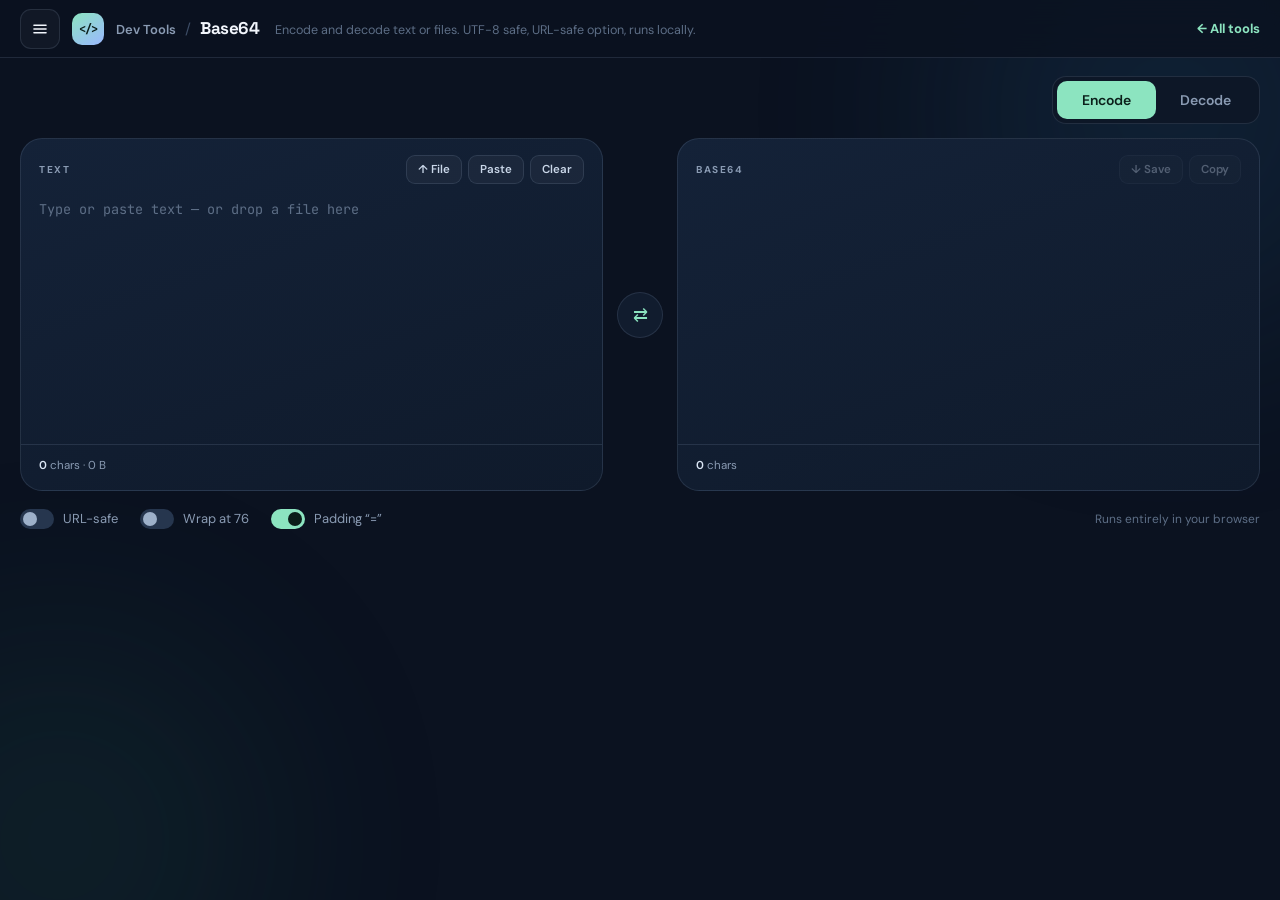
<file: apps/developer/base64/index.html>
<!doctype html><html lang="en"><head><meta charset="utf-8"><title>Moved — Base64 Encode &amp; Decode</title>
<meta name="robots" content="noindex"><link rel="canonical" href="../dev-tools/index.html#base64">
<meta http-equiv="refresh" content="0; url=../dev-tools/index.html#base64">
<script>location.replace("../dev-tools/index.html#base64")</script></head>
<body style="background:#0b1220;color:#f2f6fc;font:15px system-ui;padding:40px">Base64 Encode &amp; Decode has moved. <a style="color:#8ce4c0" href="../dev-tools/index.html#base64">Open it here</a>.</body></html>
</file>
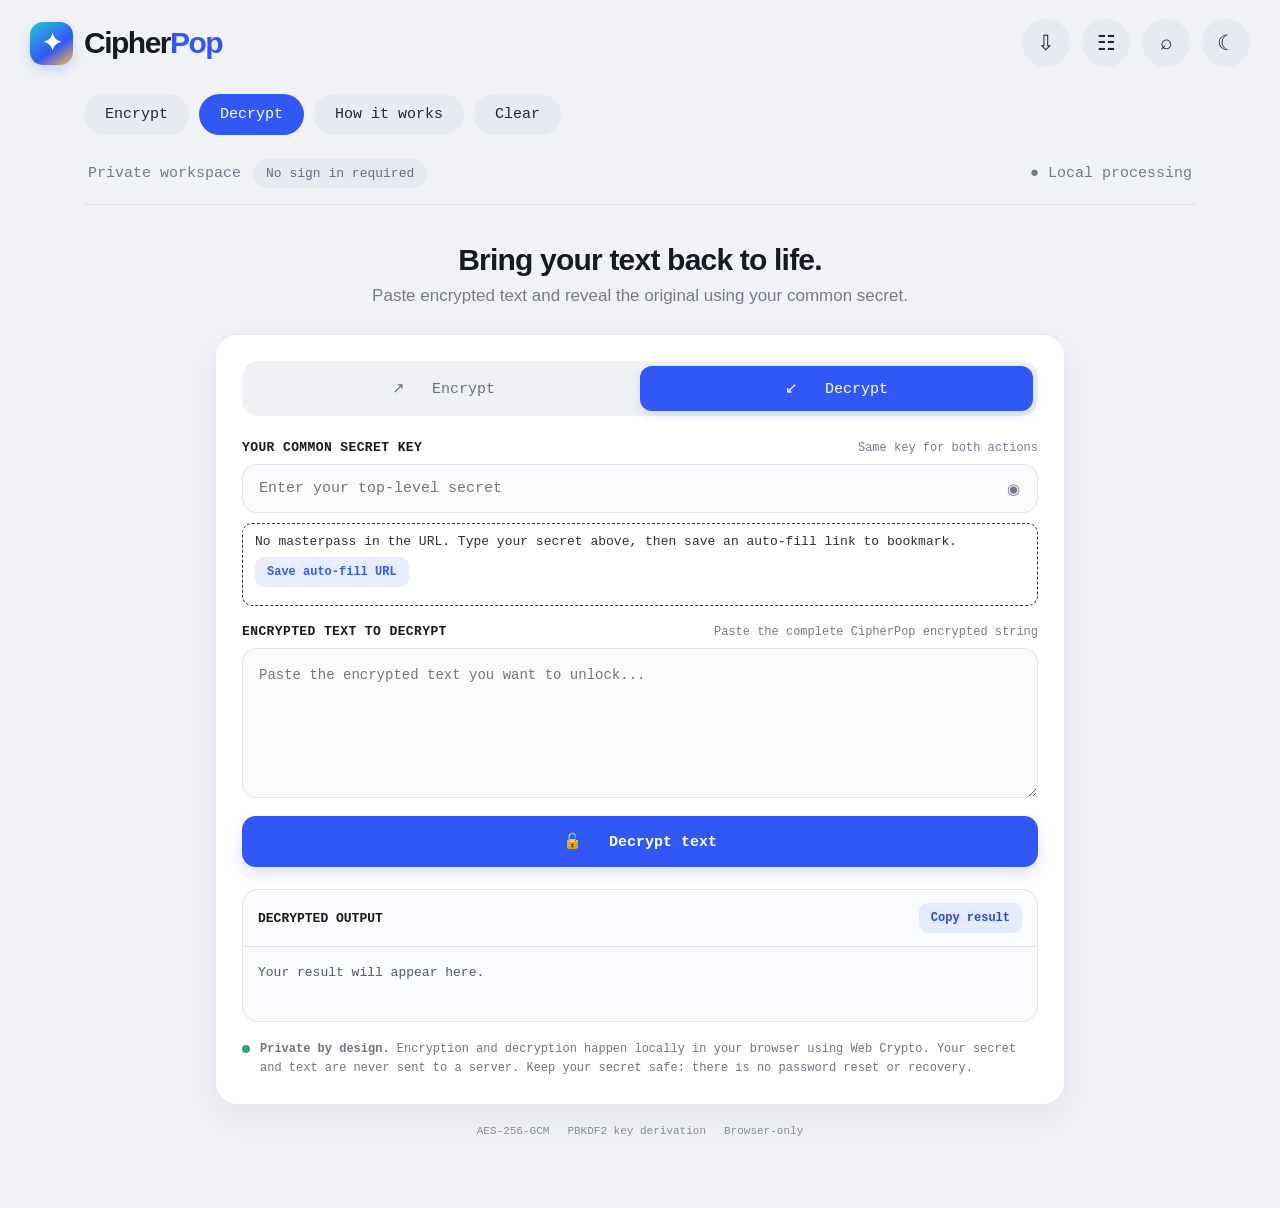
<file: apps/developer/cipherpop/index.html>
<html lang="en"><head><meta charset="utf-8">
<meta name="viewport" content="width=device-width,initial-scale=1">
<meta name="color-scheme" content="light">
<title>CipherPop — Private Text Encryption</title>
<style>
:root{--bg:#f1f2f6;--panel:#fff;--ink:#171923;--muted:#747b8d;--line:#dfe2ea;--blue:#3158f5;--blue-soft:#e6eaff;--shadow:0 12px 34px rgba(30,42,80,.06);--mono:ui-monospace,SFMono-Regular,Menlo,Monaco,Consolas,monospace}
*{box-sizing:border-box}body{margin:0;background:var(--bg);color:var(--ink);font-family:var(--mono);font-size:15px;min-height:100vh}
button,input,textarea{font:inherit}button{cursor:pointer;border:0}
.topbar{height:86px;padding:18px 30px;display:flex;align-items:center;justify-content:space-between;gap:20px}
.brand{display:flex;align-items:center;gap:11px;font-family:Arial,sans-serif;font-size:30px;font-weight:850;letter-spacing:-1.5px}
.brand-mark{width:43px;height:43px;border-radius:13px;background:linear-gradient(145deg,#28c5d4,#3158f5 60%,#ffbd45);display:grid;place-items:center;color:#fff;font-size:24px;box-shadow:0 5px 12px #3158f533}
.brand span span{color:var(--blue)}
.top-actions{display:flex;align-items:center;gap:12px}.icon-btn{width:48px;height:48px;border-radius:50%;background:#e8eaf1;color:#202432;display:grid;place-items:center;font-size:21px;transition:.18s}.icon-btn:hover,.pill:hover{background:#dfe4f5}
.shell{max-width:1160px;margin:8px auto 70px;padding:0 24px}
.nav{display:flex;gap:10px;flex-wrap:wrap;margin:0 0 24px}
.pill{border-radius:28px;background:#e8eaf1;padding:12px 21px;color:#252936;font-size:15px;transition:.18s}
.pill.active{background:var(--blue);color:white}
.statusline{display:flex;justify-content:space-between;align-items:center;border-bottom:1px solid var(--line);padding:0 4px 16px;color:var(--muted);gap:15px}
.status-left{display:flex;align-items:center;gap:12px}.small-pill{border-radius:20px;background:#e7e9f0;padding:7px 13px;color:#656d7e;font-size:13px}
.workspace{max-width:850px;margin:38px auto 0}
.intro{text-align:center;margin:0 0 28px}.intro h1{font-family:Arial,sans-serif;font-size:30px;letter-spacing:-.8px;margin:0 0 9px}.intro p{color:var(--muted);font-family:Arial,sans-serif;font-size:17px;margin:0}
.card{background:var(--panel);border:1px solid #e7e9ef;border-radius:22px;padding:26px;box-shadow:var(--shadow)}
.mode-switch{display:grid;grid-template-columns:1fr 1fr;background:#f0f1f5;border-radius:16px;padding:5px;margin-bottom:24px}
.mode-switch button{border-radius:12px;padding:13px;background:transparent;color:#697184}.mode-switch button.active{background:var(--blue);color:#fff;box-shadow:0 4px 10px #3158f52b}
.field{margin:18px 0}.field-head{display:flex;justify-content:space-between;align-items:center;gap:10px;margin-bottom:9px}.field label{font-weight:700;font-size:13px;letter-spacing:.03em}.hint{color:var(--muted);font-size:12px}
.input-wrap{position:relative}
input,textarea{width:100%;border:1px solid var(--line);border-radius:14px;background:#fbfbfd;color:var(--ink);padding:15px 16px;outline:none;transition:.15s}
input:focus,textarea:focus{border-color:#8095ff;box-shadow:0 0 0 3px #3158f51a}
input{padding-right:54px}textarea{resize:vertical;min-height:150px;line-height:1.6;font-size:14px}
.eye{position:absolute;right:10px;top:50%;transform:translateY(-50%);background:transparent;color:var(--muted);padding:8px}
.primary{width:100%;background:var(--blue);color:#fff;border-radius:14px;padding:16px 20px;font-weight:700;box-shadow:0 7px 15px #3158f52b;transition:.18s}
.primary:hover{background:#2348e8;transform:translateY(-1px)}.primary:disabled{opacity:.55;cursor:wait;transform:none}
.output{margin-top:22px;border:1px solid var(--line);border-radius:16px;overflow:hidden;background:#fafbfe}
.output-top{display:flex;align-items:center;justify-content:space-between;padding:13px 15px;border-bottom:1px solid var(--line);font-size:13px;font-weight:700}
.output-body{padding:15px;min-height:74px;white-space:pre-wrap;overflow-wrap:anywhere;color:#51596b;font-size:13px;line-height:1.65}
.copy{background:var(--blue-soft);color:#2848d9;border-radius:9px;padding:8px 12px;font-size:12px;font-weight:700}
.notice{display:flex;gap:10px;align-items:flex-start;color:#6d7484;font-size:12px;line-height:1.6;margin-top:18px}
.dot{width:8px;height:8px;border-radius:50%;background:#35a56b;flex:none;margin-top:5px}
.footer{display:flex;justify-content:center;gap:18px;color:#858b99;font-size:11px;margin:20px 0}
.toast{position:fixed;bottom:24px;left:50%;transform:translateX(-50%) translateY(20px);background:#202432;color:white;padding:12px 18px;border-radius:30px;font-size:13px;opacity:0;transition:.2s;pointer-events:none}.toast.show{opacity:1;transform:translateX(-50%) translateY(0)}
@media(max-width:650px){.topbar{padding:15px 17px;height:72px}.brand{font-size:25px}.top-actions{gap:7px}.icon-btn{width:40px;height:40px}.top-actions .icon-btn:nth-child(2){display:none}.shell{padding:0 14px;margin-top:10px}.nav{gap:7px}.pill{padding:10px 14px;font-size:13px}.statusline{font-size:12px}.workspace{margin-top:28px}.intro h1{font-size:25px}.intro p{font-size:15px}.card{padding:17px;border-radius:18px}}
</style></head>
<body>
<header class="topbar">
  <div class="brand"><div class="brand-mark">✦</div><span>Cipher<span>Pop</span></span></div>
  <div class="top-actions">
    <button class="icon-btn" title="Download this app" aria-label="Download" onclick="downloadApp()">⇩</button>
    <button class="icon-btn" title="Security information" aria-label="Security info" onclick="showSecurity()">☷</button>
    <button class="icon-btn" title="Focus key field" aria-label="Focus key" onclick="document.getElementById('secret').focus()">⌕</button>
    <button class="icon-btn" title="Toggle theme" aria-label="Toggle theme" onclick="toggleTheme()">☾</button>
  </div>
</header>
<main class="shell">
  <nav class="nav" aria-label="Sections">
    <button class="pill" id="nav-encrypt" onclick="setMode('encrypt')">Encrypt</button>
    <button class="pill active" id="nav-decrypt" onclick="setMode('decrypt')">Decrypt</button>
    <button class="pill" onclick="showHow()">How it works</button>
    <button class="pill" onclick="clearAll()">Clear</button>
  </nav>
  <div class="statusline">
    <div class="status-left"><span>Private workspace</span><span class="small-pill">No sign in required</span></div>
    <span>● Local processing</span>
  </div>
  <section class="workspace">
    <div class="intro">
      <h1 id="heading">Bring your text back to life.</h1>
      <p id="subheading">Paste encrypted text and reveal the original using your common secret.</p>
    </div>
    <div class="card">
      <div class="mode-switch">
        <button id="tab-encrypt" class="" onclick="setMode('encrypt')">↗ &nbsp; Encrypt</button>
        <button id="tab-decrypt" onclick="setMode('decrypt')" class="active">↙ &nbsp; Decrypt</button>
      </div>
      <div class="field">
        <div class="field-head"><label for="secret">YOUR COMMON SECRET KEY</label><span class="hint">Same key for both actions</span></div>
        <div class="input-wrap">
          <input id="secret" type="password" autocomplete="off" spellcheck="false" placeholder="Enter your top-level secret">
          <button class="eye" type="button" onclick="toggleSecret()" aria-label="Show or hide secret">◉</button>
        </div>
        <div id="link-box" style="display:none;margin-top:10px;padding:10px 12px;border:1px dashed currentColor;border-radius:10px;font-size:13px;opacity:.9">
          <div style="margin-bottom:8px">No <code>masterpass</code> in the URL. Type your secret above, then save an auto-fill link to bookmark.</div>
          <button type="button" class="copy" onclick="saveLink()">Save auto-fill URL</button>
          <div id="link-out" style="margin-top:8px;word-break:break-all;user-select:all"></div>
        </div>
      </div>
      <div class="field">
        <div class="field-head"><label id="text-label" for="source">ENCRYPTED TEXT TO DECRYPT</label><span class="hint" id="text-hint">Paste the complete CipherPop encrypted string</span></div>
        <textarea id="source" spellcheck="false" placeholder="Paste the encrypted text you want to unlock..."></textarea>
      </div>
      <button class="primary" id="action" onclick="processText()">🔓 &nbsp; Decrypt text</button>
      <div class="output">
        <div class="output-top"><span id="result-label">DECRYPTED OUTPUT</span><span><button class="copy" id="share-btn" onclick="shareLink()" style="display:none">Copy share link</button> <button class="copy" onclick="copyResult()">Copy result</button></span></div>
        <div class="output-body" id="result" aria-live="polite">Your result will appear here.</div>
      </div>
      <div class="notice"><span class="dot"></span><span><b>Private by design.</b> Encryption and decryption happen locally in your browser using Web Crypto. Your secret and text are never sent to a server. Keep your secret safe: there is no password reset or recovery.</span></div>
    </div>
    <div class="footer"><span>AES-256-GCM</span><span>PBKDF2 key derivation</span><span>Browser-only</span></div>
  </section>
</main>
<div class="toast" id="toast">Workspace cleared.</div>
<script>
let mode='decrypt', lastResult='';
const enc=new TextEncoder(), dec=new TextDecoder();
function setMode(next){mode=next;document.getElementById('tab-encrypt').classList.toggle('active',mode==='encrypt');document.getElementById('tab-decrypt').classList.toggle('active',mode==='decrypt');document.getElementById('nav-encrypt').classList.toggle('active',mode==='encrypt');document.getElementById('nav-decrypt').classList.toggle('active',mode==='decrypt');document.getElementById('heading').textContent=mode==='encrypt'?'Keep your secrets private.':'Bring your text back to life.';document.getElementById('subheading').textContent=mode==='encrypt'?'Turn sensitive text into encrypted text you can store anywhere.':'Paste encrypted text and reveal the original using your common secret.';document.getElementById('text-label').textContent=mode==='encrypt'?'TEXT TO ENCRYPT':'ENCRYPTED TEXT TO DECRYPT';document.getElementById('text-hint').textContent=mode==='encrypt'?'Your original text stays in this browser':'Paste the complete CipherPop encrypted string';document.getElementById('source').placeholder=mode==='encrypt'?'Paste or type the text you want to protect...':'Paste the encrypted text you want to unlock...';document.getElementById('action').innerHTML=mode==='encrypt'?'🔒 &nbsp; Encrypt text':'🔓 &nbsp; Decrypt text';document.getElementById('result-label').textContent=mode==='encrypt'?'ENCRYPTED OUTPUT':'DECRYPTED OUTPUT';document.getElementById('result').textContent='Your result will appear here.';lastResult='';}
function b64(bytes){let s='';bytes.forEach(b=>s+=String.fromCharCode(b));return btoa(s)}
function unb64(s){const bin=atob(s);return Uint8Array.from(bin,c=>c.charCodeAt(0))}
function randomBytes(n){return crypto.getRandomValues(new Uint8Array(n))}
async function deriveKey(secret,salt){const material=await crypto.subtle.importKey('raw',enc.encode(secret),'PBKDF2',false,['deriveKey']);return crypto.subtle.deriveKey({name:'PBKDF2',salt,iterations:600000,hash:'SHA-256'},material,{name:'AES-GCM',length:256},false,['encrypt','decrypt'])}
async function processText(){const secret=document.getElementById('secret').value;const source=document.getElementById('source').value;const btn=document.getElementById('action');if(!secret){toast('Enter your common secret key first.');document.getElementById('secret').focus();return}if(!source.trim()){toast('Enter some text first.');return}btn.disabled=true;btn.textContent=mode==='encrypt'?'Encrypting securely…':'Decrypting…';try{if(mode==='encrypt'){const salt=randomBytes(16),iv=randomBytes(12),key=await deriveKey(secret,salt);const cipher=await crypto.subtle.encrypt({name:'AES-GCM',iv},key,enc.encode(source));const payload={v:1,alg:'A256GCM',kdf:'PBKDF2-SHA256',iter:600000,salt:b64(salt),iv:b64(iv),data:b64(new Uint8Array(cipher))};lastResult='CIPHERPOP1.'+b64(enc.encode(JSON.stringify(payload)));document.getElementById('share-btn').style.display='';document.getElementById('result').textContent=lastResult;toast('Text encrypted successfully.')}else{let token=source.trim();if(!token.startsWith('CIPHERPOP1.'))throw new Error('This does not look like a CipherPop encrypted string.');const payload=JSON.parse(dec.decode(unb64(token.slice(11))));if(payload.v!==1||payload.alg!=='A256GCM'||payload.kdf!=='PBKDF2-SHA256'||payload.iter!==600000)throw new Error('Unsupported or invalid encrypted format.');const key=await deriveKey(secret,unb64(payload.salt));const plain=await crypto.subtle.decrypt({name:'AES-GCM',iv:unb64(payload.iv)},key,unb64(payload.data));lastResult=dec.decode(plain);document.getElementById('result').textContent=lastResult;toast('Text decrypted successfully.')} }catch(e){document.getElementById('result').textContent='Unable to decrypt. Check that the secret and encrypted text are correct.';lastResult='';toast(mode==='decrypt'?'Wrong secret or damaged encrypted text.':'Encryption failed. Please try again.');}finally{btn.disabled=false;btn.innerHTML=mode==='encrypt'?'🔒 &nbsp; Encrypt text':'🔓 &nbsp; Decrypt text';}}
async function copyResult(){if(!lastResult){toast('There is no result to copy yet.');return}try{await navigator.clipboard.writeText(lastResult);toast('Copied to clipboard.')}catch(e){toast('Clipboard access unavailable. Select and copy the result.');}}
function toggleSecret(){const el=document.getElementById('secret');el.type=el.type==='password'?'text':'password'}
function clearAll(){document.getElementById('secret').value='';document.getElementById('source').value='';document.getElementById('result').textContent='Your result will appear here.';lastResult='';toast('Workspace cleared.')}
function toast(msg){const el=document.getElementById('toast');el.textContent=msg;el.classList.add('show');clearTimeout(window._toastTimer);window._toastTimer=setTimeout(()=>el.classList.remove('show'),2600)}
function showHow(){alert('1. Enter a strong common secret. 2. Encrypt your text. 3. Copy the CIPHERPOP1 string into your spreadsheet or notes. 4. Later, paste it into Decrypt and enter the same secret. A fresh random salt and IV are generated for every encryption.')}
function showSecurity(){alert('CipherPop uses the browser Web Crypto API: AES-256-GCM with a key derived using PBKDF2-SHA-256 (600,000 iterations). No network requests are made by the app. Use a strong, unique secret and keep a backup. Anyone who knows the secret can decrypt your data.')}
function toggleTheme(){document.body.classList.toggle('dark');if(document.body.classList.contains('dark')){document.documentElement.style.setProperty('--bg','#171a24');document.documentElement.style.setProperty('--panel','#222634');document.documentElement.style.setProperty('--ink','#f1f3fa');document.documentElement.style.setProperty('--muted','#a3aabd');document.documentElement.style.setProperty('--line','#3a4052');document.documentElement.style.setProperty('--shadow','0 12px 34px rgba(0,0,0,.18)')}else{['--bg','--panel','--ink','--muted','--line','--shadow'].forEach((p,i)=>document.documentElement.style.removeProperty(p))}}
function downloadApp(){const blob=new Blob([document.documentElement.outerHTML],{type:'text/html'});const a=document.createElement('a');a.href=URL.createObjectURL(blob);a.download='cipherpop.html';a.click();URL.revokeObjectURL(a.href)}

function utf8ToB64(t){return b64(enc.encode(t))}
function b64ToUtf8(v){v=v.trim().replace(/ /g,'+').replace(/-/g,'+').replace(/_/g,'/');while(v.length%4)v+='=';return dec.decode(unb64(v))}
function saveLink(){const v=document.getElementById('secret').value;if(!v){toast('Enter your secret key first.');document.getElementById('secret').focus();return}const u=new URL(location.href);u.search='';u.hash='';const link=u.toString()+'?masterpass='+encodeURIComponent(utf8ToB64(v));document.getElementById('link-out').textContent=link;try{history.replaceState(null,'',link)}catch(e){}navigator.clipboard?.writeText(link).then(()=>toast('Link copied. Bookmark this page.'),()=>toast('Link ready. Bookmark this page.'))}
(function initMasterpass(){const raw=new URLSearchParams(location.search).get('masterpass');if(raw&&raw.trim()){try{document.getElementById('secret').value=b64ToUtf8(raw);return}catch(e){toast('masterpass in URL is not valid base64.')}}document.getElementById('link-box').style.display='block'})();
function shareLink(){if(!lastResult||!lastResult.startsWith('CIPHERPOP1.')){toast('Encrypt some text first.');return}const u=new URL(location.href);u.search='';u.hash='';const link=u.toString()+'?data='+encodeURIComponent(lastResult);try{navigator.clipboard.writeText(link).then(()=>toast('Share link copied ('+link.length+' chars). It does not include your secret.'),()=>toast('Clipboard unavailable.'))}catch(e){toast('Clipboard unavailable.')}}
(function initData(){const d=new URLSearchParams(location.search).get('data');if(!d||!d.trim())return;setMode('decrypt');document.getElementById('source').value=d.trim().replace(/ /g,'+');if(document.getElementById('secret').value)processText();else document.getElementById('secret').focus()})();
</script>
</body>
</html>
</file>
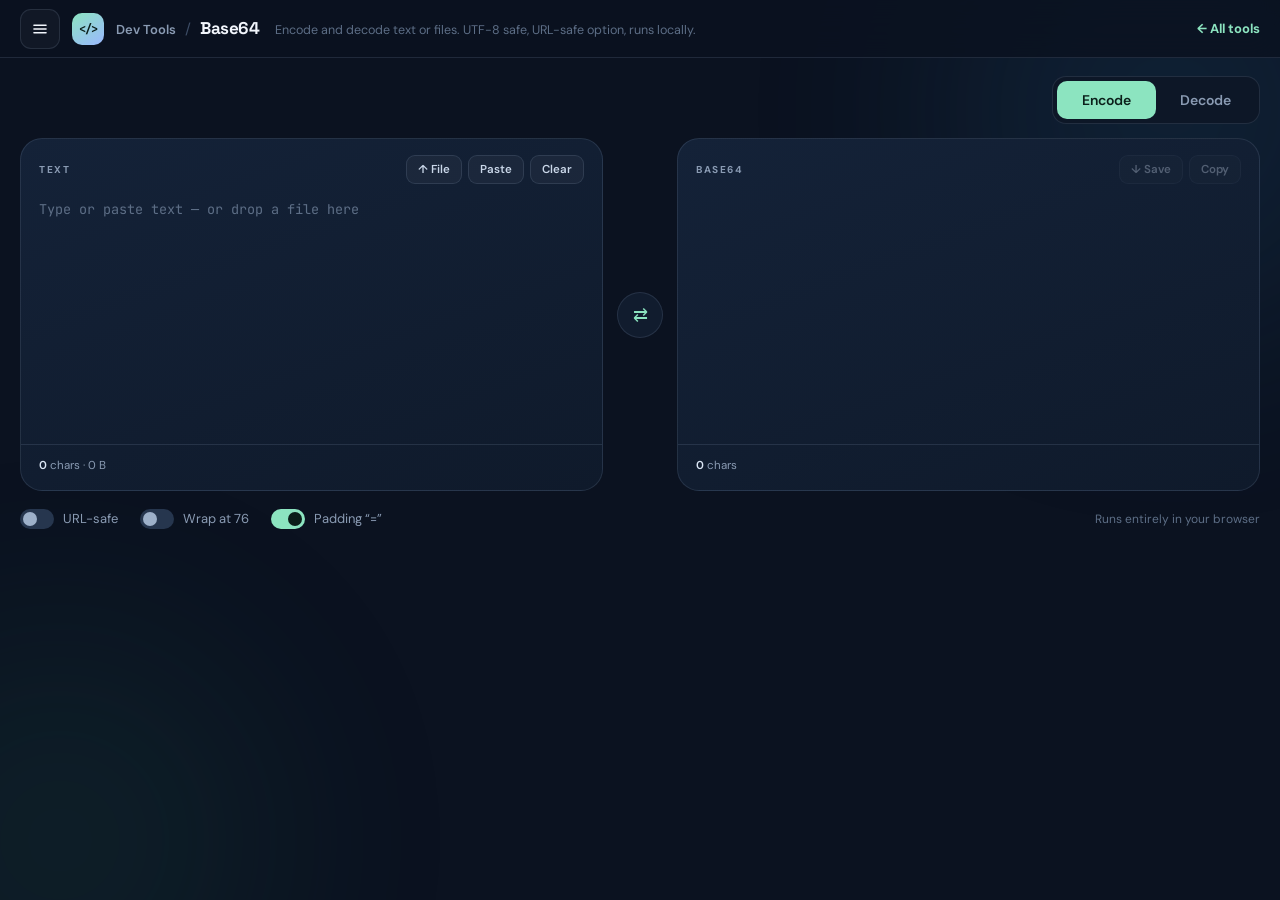
<file: apps/developer/dev-tools/index.html>
<!doctype html>
<html lang="en"><head><meta charset="utf-8">
<meta name="viewport" content="width=device-width,initial-scale=1">
<meta name="theme-color" content="#0b1220">
<title>Dev Tools — Base64, JWT, JSON, Time & more</title>
<link rel="preconnect" href="https://fonts.googleapis.com"><link rel="preconnect" href="https://fonts.gstatic.com" crossorigin>
<link href="https://fonts.googleapis.com/css2?family=DM+Sans:wght@400;500;600;700&family=JetBrains+Mono:wght@400;500&family=Space+Grotesk:wght@600;700&display=swap" rel="stylesheet">
<style>
:root{--bg:#0b1220;--panel:#111c2e;--panel2:#0d1727;--line:rgba(174,196,226,.13);--text:#f2f6fc;--muted:#8a9bb3;--mint:#8ce4c0;--blue:#9bb8ff;--bad:#ff8f9c;--warn:#ffd28a;--mono:"JetBrains Mono",ui-monospace,Menlo,monospace}
*{box-sizing:border-box}html{color-scheme:dark}
body{margin:0;min-height:100vh;background:var(--bg);color:var(--text);font:15px/1.5 "DM Sans",system-ui,sans-serif;padding:24px 20px 60px;position:relative;overflow-x:hidden}
body:before,body:after{content:"";position:fixed;border-radius:50%;filter:blur(110px);opacity:.16;pointer-events:none;z-index:-1}
body:before{width:460px;height:460px;background:#286e9e;top:-120px;right:-120px}
body:after{width:400px;height:400px;background:#236c59;bottom:-140px;left:-140px}
.wrap{max-width:1180px;margin:0 auto}
.back{color:var(--mint);text-decoration:none;font-size:13px;font-weight:700}.back:hover{text-decoration:underline}
.app{display:grid;grid-template-columns:230px minmax(0,1fr);gap:26px;margin-top:22px;align-items:start}
.side{position:sticky;top:20px;background:linear-gradient(160deg,#142238,#0f1a2b);border:1px solid var(--line);border-radius:22px;padding:14px}
.brand{display:flex;gap:12px;align-items:center;padding:6px 8px 16px}
.mark{width:42px;height:42px;border-radius:13px;display:grid;place-items:center;background:linear-gradient(145deg,#8ce4c0,#9bb8ff);color:#0b1f1a;font:700 15px var(--mono);letter-spacing:-1px}
.brand b{font:700 19px "Space Grotesk";letter-spacing:-.8px;display:block;line-height:1.1}
.brand small{font-size:9px;letter-spacing:1.8px;font-weight:700;color:var(--mint)}
.nav{display:flex;flex-direction:column;gap:3px}
.nav a{display:flex;align-items:center;gap:11px;padding:10px 11px;border-radius:12px;color:#aab8cc;text-decoration:none;font-weight:600;font-size:13.5px;transition:.15s}
.nav a i{font:500 11px var(--mono);font-style:normal;width:30px;height:26px;border-radius:8px;background:#ffffff0a;display:grid;place-items:center;color:var(--muted);transition:.15s;flex-shrink:0}
.nav a:hover{background:#ffffff08;color:#fff}
.nav a.on{background:#8ce4c01a;color:var(--mint)}.nav a.on i{background:var(--mint);color:#0b1f1a}
.main{min-width:0}
.thead{display:flex;align-items:flex-end;justify-content:space-between;gap:20px;flex-wrap:wrap;margin-bottom:22px}
.kicker{font-size:10px;letter-spacing:2px;font-weight:700;color:var(--mint)}
h1{font:700 clamp(28px,5vw,38px)/1.05 "Space Grotesk";letter-spacing:-1.5px;margin:5px 0 6px}
.desc{color:var(--muted);font-size:13.5px;margin:0}
.seg{position:relative;display:inline-grid;grid-template-columns:1fr 1fr;background:var(--panel2);border:1px solid var(--line);border-radius:14px;padding:4px}
.seg button{position:relative;z-index:1;background:none;border:0;color:var(--muted);font:600 14px "DM Sans";padding:10px 24px;cursor:pointer;border-radius:10px;transition:color .2s}
.seg button[aria-selected=true]{color:#0b1f1a}
.seg i{position:absolute;top:4px;bottom:4px;left:4px;width:calc(50% - 4px);border-radius:10px;background:var(--mint);transition:transform .28s cubic-bezier(.4,.1,.2,1)}
.seg[data-v="1"] i{transform:translateX(100%)}
.stage{display:grid;grid-template-columns:1fr auto 1fr;gap:14px;align-items:stretch}
.stage.two{grid-template-columns:1fr 1fr}.stage.one{grid-template-columns:1fr}
.card{background:linear-gradient(160deg,#142238,#0f1a2b);border:1px solid var(--line);border-radius:22px;display:flex;flex-direction:column;min-width:0;transition:border-color .2s,box-shadow .2s}
.card:focus-within{border-color:#8ce4c055;box-shadow:0 0 0 4px #8ce4c012}
.card.drag{border-color:var(--mint);box-shadow:0 0 0 4px #8ce4c022}
.card.err{border-color:#ff8f9c66}
.chead{display:flex;align-items:center;justify-content:space-between;gap:10px;padding:16px 18px 0;flex-wrap:wrap}
.label{font-size:10px;letter-spacing:1.6px;font-weight:700;color:var(--muted)}
.tools{display:flex;gap:6px;flex-wrap:wrap}
.chip{background:#ffffff0a;border:1px solid var(--line);color:#c9d6e8;border-radius:9px;font:600 11.5px "DM Sans";padding:6px 11px;cursor:pointer;transition:.15s;display:inline-flex;gap:5px;align-items:center;white-space:nowrap}
.chip:hover{border-color:#8ce4c066;color:var(--mint)}.chip:disabled{opacity:.35;pointer-events:none}
.chip.on{background:var(--mint);border-color:var(--mint);color:#0b1f1a}
textarea,.out{flex:1;min-height:260px;width:100%;resize:none;background:transparent;border:0;outline:0;color:var(--text);font:400 13.5px/1.7 var(--mono);padding:14px 18px;word-break:break-all;white-space:pre-wrap;overflow:auto;margin:0}
textarea::placeholder{color:#5d6e86}
.ro{color:var(--mint)}
.cfoot{display:flex;justify-content:space-between;gap:10px;padding:12px 18px 15px;border-top:1px solid var(--line);font-size:11.5px;color:var(--muted);min-height:46px}
.cfoot b{color:#dbe6f5;font-weight:600}.msg.bad{color:var(--bad)}.msg.good{color:var(--mint)}
.mid{display:flex;align-items:center}
.swap{width:46px;height:46px;border-radius:50%;border:1px solid var(--line);background:var(--panel);color:var(--mint);font-size:18px;cursor:pointer;transition:.25s}
.swap:hover{transform:rotate(180deg);border-color:#8ce4c066}
.opts{display:flex;gap:22px;flex-wrap:wrap;align-items:center;margin-top:18px;color:var(--muted);font-size:13px}
.sw{display:flex;align-items:center;gap:9px;cursor:pointer;user-select:none}.sw input{display:none}
.sw span{width:34px;height:20px;border-radius:99px;background:#26364e;position:relative;transition:.2s}
.sw span:after{content:"";position:absolute;top:3px;left:3px;width:14px;height:14px;border-radius:50%;background:#9db0c9;transition:.2s}
.sw input:checked+span{background:var(--mint)}.sw input:checked+span:after{left:17px;background:#0b1f1a}
.hint{margin-left:auto;font-size:12px;color:#5d6e86}
.field{background:var(--panel2);border:1px solid var(--line);border-radius:12px;color:var(--text);font:500 13.5px var(--mono);padding:10px 12px;outline:0;min-width:0}
.field:focus{border-color:#8ce4c066}select.field{font-family:"DM Sans";font-weight:600;cursor:pointer}
.rows{display:flex;flex-direction:column}
.row{display:flex;align-items:center;gap:14px;padding:13px 18px;border-top:1px solid var(--line);cursor:pointer;transition:background .15s}
.row:first-child{border-top:0}.row:hover{background:#ffffff06}
.row .k{width:118px;flex-shrink:0;font-size:10px;letter-spacing:1.4px;font-weight:700;color:var(--muted)}
.row .v{flex:1;font:500 13.5px var(--mono);color:var(--mint);word-break:break-all;min-width:0}
.row .c{font-size:11px;color:#5d6e86;opacity:0;transition:.15s}.row:hover .c{opacity:1}
.pad{padding:18px}
.grid2{display:grid;grid-template-columns:minmax(0,1fr) minmax(0,1fr);gap:14px}.stack>*{min-width:0}
.badge{display:inline-block;font:700 10px "DM Sans";letter-spacing:1px;padding:3px 8px;border-radius:99px;background:#8ce4c022;color:var(--mint);margin-left:8px;vertical-align:middle}
.badge.bad{background:#ff8f9c22;color:var(--bad)}.badge.warn{background:#ffd28a22;color:var(--warn)}
.stack{display:flex;flex-direction:column;gap:14px}
mark{background:#8ce4c033;color:var(--mint);border-radius:4px;padding:0 1px}
.hl{color:#dbe6f5}
.tok{color:var(--blue)}
/* Full-height tools (JSON): panes stretch to fill the viewport */
body:has(.main.fill){padding-bottom:18px}
.main.fill{display:flex;flex-direction:column;height:calc(100vh - 112px);min-height:460px}
.main.fill .thead{flex:none;margin-bottom:16px}.main.fill .opts{flex:none}
.main.fill .stage{flex:1;min-height:0;grid-template-rows:minmax(0,1fr)}
.main.fill .card{min-height:0}.main.fill textarea{min-height:0;overflow:auto}
@media(max-width:860px){.main.fill{height:auto;min-height:0}.main.fill .stage{grid-template-rows:none}.main.fill textarea{min-height:190px}.main.fill .klist{min-height:140px}body:has(.main.fill){padding-bottom:60px}}
.stage.k3{grid-template-columns:minmax(0,1fr) minmax(0,1fr) 250px}
.klist{flex:1;min-height:0;overflow:auto;padding:8px 6px}
.krow{display:flex;align-items:center;gap:9px;padding:5px 8px;border-radius:8px;cursor:pointer;font:500 12.5px var(--mono);color:#dbe6f5;transition:background .12s}
.krow:hover{background:#ffffff08}.krow.dim{opacity:.4}
.krow input{accent-color:#8ce4c0;width:15px;height:15px;flex-shrink:0;margin:0}
.krow .kn{overflow:hidden;text-overflow:ellipsis;white-space:nowrap}.krow .kc{margin-left:auto;font-size:10px;color:var(--muted)}
.kempty{padding:14px;color:#5d6e86;font-size:12.5px}
@media(max-width:860px){.stage.k3{grid-template-columns:minmax(0,1fr)}.klist{max-height:240px}}
.pvwrap{flex:1;min-height:260px;margin:14px 18px 14px;border-radius:12px;background:#fff;overflow:auto;display:flex;justify-content:center;background-image:linear-gradient(45deg,#f1f3f7 25%,transparent 25%,transparent 75%,#f1f3f7 75%),linear-gradient(45deg,#f1f3f7 25%,transparent 25%,transparent 75%,#f1f3f7 75%);background-size:16px 16px;background-position:0 0,8px 8px}
.pvwrap iframe{width:100%;height:100%;min-height:260px;border:0;background:#fff;transition:width .25s;box-shadow:0 0 0 1px #0000000f}
.main.fill .pvwrap{min-height:0}
.toast{position:fixed;left:50%;bottom:28px;transform:translate(-50%,20px);background:var(--mint);color:#0b1f1a;font-weight:700;font-size:13px;padding:10px 18px;border-radius:99px;opacity:0;pointer-events:none;transition:.25s;z-index:9}
.toast.on{opacity:1;transform:translate(-50%,0)}
@media(max-width:860px){
  .stage,.stage.two{grid-template-columns:minmax(0,1fr)}.mid{justify-content:center;margin:-4px 0}.swap{transform:rotate(90deg)}.swap:hover{transform:rotate(270deg)}
  textarea,.out{min-height:190px}.hint{display:none}.grid2{grid-template-columns:minmax(0,1fr)}
  .row{flex-wrap:wrap;gap:4px}.row .k{width:100%}
  textarea,.field{font-size:16px}
}
/* ---- Shell: slim top bar + slide-out drawer navigation ---- */
body{padding:0 0 40px}
.bar{position:sticky;top:0;z-index:15;height:58px;display:flex;align-items:center;gap:12px;padding:0 20px;background:#0b1220d9;backdrop-filter:blur(14px);-webkit-backdrop-filter:blur(14px);border-bottom:1px solid var(--line)}
.burger{width:40px;height:40px;border-radius:11px;border:1px solid var(--line);background:#ffffff08;color:var(--text);display:grid;place-items:center;cursor:pointer;flex-shrink:0;transition:.15s}
.burger:hover{border-color:#8ce4c066;color:var(--mint)}
.bar .mark{width:32px;height:32px;border-radius:10px;font-size:12px;flex-shrink:0}
.crumb{display:flex;align-items:baseline;gap:9px;min-width:0;flex:1}
.crumb small{color:var(--muted);font-weight:600;font-size:13px;white-space:nowrap}
.crumb .sep{color:#3d4d66}
.crumb b{font:700 17px "Space Grotesk";letter-spacing:-.4px;white-space:nowrap}
.crumb .d{color:#5d6e86;font-size:12.5px;white-space:nowrap;overflow:hidden;text-overflow:ellipsis;margin-left:6px}
.bar .back{white-space:nowrap;flex-shrink:0}
.wrap{max-width:1440px;margin:0 auto;padding:18px 20px 0}
.app{display:block;margin:0}
.side{position:fixed;top:0;left:0;bottom:0;width:280px;z-index:30;border-radius:0 22px 22px 0;border-left:0;transform:translateX(-105%);transition:transform .28s cubic-bezier(.4,.1,.2,1);overflow:auto;padding:16px 14px;visibility:hidden}
.side.open{transform:none;visibility:visible;box-shadow:24px 0 60px #0009}
.side .brand{display:flex}
.side .nav{flex-direction:column;overflow:visible}.side .nav a{white-space:normal;padding:10px 11px}.side .nav a i{display:grid}
.scrim{position:fixed;inset:0;background:#05090fa8;z-index:25;opacity:0;pointer-events:none;transition:opacity .25s}
.scrim.open{opacity:1;pointer-events:auto}
.tbar{display:flex;justify-content:flex-end;margin-bottom:14px;flex:none}
.main.fill{height:calc(100vh - 58px - 36px)}
@media(max-width:860px){.crumb small,.crumb .sep,.crumb .d{display:none}.bar{padding:0 14px}.wrap{padding:14px 14px 0}.main.fill{height:auto}}
</style></head>
<body>
<header class="bar">
  <button class="burger" id="burger" aria-label="Open tools menu" aria-expanded="false" aria-controls="side"><svg width="18" height="18" viewBox="0 0 24 24" fill="none" stroke="currentColor" stroke-width="2.2" stroke-linecap="round"><path d="M4 7h16M4 12h16M4 17h16"/></svg></button>
  <div class="mark">&lt;/&gt;</div>
  <div class="crumb"><small>Dev Tools</small><span class="sep">/</span><b id="tName"></b><span class="d" id="tDesc"></span></div>
  <a class="back" href="../../../index.html">← All tools</a>
</header>
<div class="scrim" id="scrim"></div>
<div class="wrap">
<div class="app">
  <aside class="side" id="side">
    <div class="brand"><div class="mark">&lt;/&gt;</div><div><small>DEVELOPER</small><b>Dev Tools</b></div></div>
    <nav class="nav" id="nav"></nav>
  </aside>
  <main class="main" id="main"></main>
</div></div>
<div class="toast" id="toast"></div>
<script>
const $=id=>document.getElementById(id);
const esc=s=>String(s).replace(/[&<>"]/g,c=>({"&":"&amp;","<":"&lt;",">":"&gt;",'"':"&quot;"}[c]));
let tt;function toast(t){const e=$("toast");e.textContent=t;e.classList.add("on");clearTimeout(tt);tt=setTimeout(()=>e.classList.remove("on"),1600)}
const copyText=async t=>{try{await navigator.clipboard.writeText(t);toast("Copied to clipboard")}catch(e){toast("Copy not allowed here")}};
const fmtB=n=>n<1024?n+" B":n<1048576?(n/1024).toFixed(1)+" KB":(n/1048576).toFixed(2)+" MB";
let cleanup=()=>{};

/* ---------- UI builders ---------- */
const chip=(id,label,cls="")=>`<button class="chip ${cls}" id="${id}">${label}</button>`;
const pane=(id,label,o={})=>`<section class="card" id="${id}Card"><div class="chead"><span class="label" id="${id}Label">${label}</span><div class="tools">${o.tools||""}</div></div>${o.ro?`<div class="out ro" id="${id}"></div>`:`<textarea id="${id}" spellcheck="false" placeholder="${o.ph||""}"></textarea>`}<div class="cfoot"><span id="${id}Stat"></span><span class="msg" id="${id}Msg"></span></div></section>`;
const seg=(a,b,v=0)=>`<div class="seg" id="seg" data-v="${v}"><i></i><button data-v="0" aria-selected="${v==0}">${a}</button><button data-v="1" aria-selected="${v==1}">${b}</button></div>`;
const sw=(id,label,on)=>`<label class="sw"><input type="checkbox" id="${id}" ${on?"checked":""}><span></span>${label}</label>`;
const head=t=>t.head?`<div class="tbar">${t.head}</div>`:"";
const setVal=(id,v)=>{const e=$(id);if("value" in e)e.value=v;else e.textContent=v};
const getVal=id=>{const e=$(id);return "value" in e?e.value:e.textContent};
const stat=(id,h)=>$(id+"Stat").innerHTML=h;
const msg=(id,t,cls)=>{const m=$(id+"Msg");m.textContent=t||"";m.className="msg "+(cls||"");$(id+"Card").classList.toggle("err",cls==="bad")};
function wireSeg(cb){const s=$("seg");s.querySelectorAll("button").forEach(b=>b.onclick=()=>{s.dataset.v=b.dataset.v;s.querySelectorAll("button").forEach(x=>x.setAttribute("aria-selected",x===b));cb(+b.dataset.v)})}
function rows(el,list){el.innerHTML=list.map(([k,v,x])=>`<div class="row" data-v="${esc(v)}"><span class="k">${k}</span><span class="v">${esc(v)}${x||""}</span><span class="c">COPY</span></div>`).join("");el.querySelectorAll(".row").forEach(r=>r.onclick=()=>copyText(r.dataset.v))}
const bind=(id,fn)=>$(id).addEventListener("input",fn);
const onclick=(id,fn)=>{const e=$(id);if(e)e.onclick=fn};

/* ---------- TOOLS ---------- */
const TOOLS=[];

/* Base64 */
TOOLS.push({id:"base64",ico:"64",name:"Base64",desc:"Encode and decode text or files. UTF-8 safe, URL-safe option, runs locally.",
render(){
  const S={mode:0,bytes:null,name:"",out:null};
  const dec=new TextDecoder("utf-8",{fatal:true});
  $("main").innerHTML=head({...this,head:seg("Encode","Decode")})+`<div class="stage">${pane("i","TEXT",{ph:"Type or paste text — or drop a file here",tools:chip("file","↑ File")+chip("paste","Paste")+chip("clear","Clear")})}<div class="mid"><button class="swap" id="swap" aria-label="Swap">⇄</button></div>${pane("o","BASE64",{tools:chip("dl","↓ Save")+chip("copy","Copy")}).replace("<textarea","<textarea readonly")}</div>
  <div class="opts">${sw("url","URL-safe")}${sw("wrap","Wrap at 76")}${sw("pad","Padding “=”",1)}<span class="hint">Runs entirely in your browser</span></div><input type="file" id="fileIn" hidden>`;
  const toB64=b=>{let s="";for(let i=0;i<b.length;i+=8192)s+=String.fromCharCode.apply(null,b.subarray(i,i+8192));return btoa(s)};
  const fromB64=s=>{const b=atob(s),a=new Uint8Array(b.length);for(let i=0;i<b.length;i++)a[i]=b.charCodeAt(i);return a};
  function run(){const v=getVal("i");let out="";S.out=null;msg("i","");let ok=true;
    try{if(!S.mode){const bytes=S.bytes||new TextEncoder().encode(v);out=(v||S.bytes)?toB64(bytes):"";
        if($("url").checked)out=out.replace(/\+/g,"-").replace(/\//g,"_");if(!$("pad").checked)out=out.replace(/=+$/,"");if($("wrap").checked)out=out.replace(/(.{76})/g,"$1\n").trim();
        stat("i",S.bytes?`<b>${esc(S.name)}</b> · ${fmtB(S.bytes.length)}`:`<b>${v.length}</b> chars · ${fmtB(bytes.length)}`);
        stat("o",`<b>${out.length}</b> chars`+(out&&bytes.length?` · <b>+${Math.round((out.length/bytes.length-1)*100)}%</b>`:""))}
      else{let c=v.replace(/\s+/g,"").replace(/-/g,"+").replace(/_/g,"/");
        if(c){if(/[^A-Za-z0-9+/=]/.test(c))throw 0;c=c.replace(/=+$/,"");if(c.length%4===1)throw 0;c+="=".repeat((4-c.length%4)%4);const bytes=fromB64(c);S.out=bytes;
          try{out=dec.decode(bytes)}catch(e){msg("i","Binary data — use Save to download.","good")}}
        stat("i",`<b>${v.length}</b> chars`);stat("o",`<b>${out.length}</b> chars`+(S.out?` · <b>${fmtB(S.out.length)}</b>`:""))}
    }catch(e){ok=false;msg("i","That doesn’t look like valid Base64.","bad");setVal("o","");stat("o","")}
    if(ok)setVal("o",out);$("copy").disabled=!out;$("dl").disabled=!(out||S.out)||!ok}
  function mode(m){S.mode=m;S.bytes=null;$("seg").dataset.v=m;$("seg").querySelectorAll("button").forEach(b=>b.setAttribute("aria-selected",+b.dataset.v===m));
    $("iLabel").textContent=m?"BASE64":"TEXT";$("oLabel").textContent=m?"TEXT":"BASE64";$("i").placeholder=m?"Paste a Base64 string — or drop a .txt file":"Type or paste text — or drop a file here";run()}
  wireSeg(mode);bind("i",()=>{S.bytes=null;run()});["url","wrap","pad"].forEach(i=>$(i).onchange=run);
  onclick("swap",()=>{const o=getVal("o");mode(S.mode?0:1);setVal("i",o);run()});
  onclick("clear",()=>{setVal("i","");S.bytes=null;run();$("i").focus()});
  onclick("paste",async()=>{try{setVal("i",await navigator.clipboard.readText());S.bytes=null;run()}catch(e){toast("Allow clipboard access to paste")}});
  onclick("copy",()=>copyText(getVal("o")));onclick("file",()=>$("fileIn").click());$("fileIn").onchange=e=>load(e.target.files[0]);
  async function load(f){if(!f)return;const buf=new Uint8Array(await f.arrayBuffer());if(!S.mode){S.bytes=buf;S.name=f.name;setVal("i","");run()}else{setVal("i",new TextDecoder().decode(buf).trim());run()}}
  onclick("dl",()=>{const d=S.mode?S.out:getVal("o");const a=document.createElement("a");a.href=URL.createObjectURL(new Blob([d]));a.download=S.mode?"decoded.bin":"encoded.txt";a.click();URL.revokeObjectURL(a.href)});
  const card=$("iCard");["dragenter","dragover"].forEach(t=>card.addEventListener(t,e=>{e.preventDefault();card.classList.add("drag")}));["dragleave","drop"].forEach(t=>card.addEventListener(t,e=>{e.preventDefault();card.classList.remove("drag")}));card.addEventListener("drop",e=>load(e.dataTransfer.files[0]));
  run()}});

/* Text Case */
TOOLS.push({id:"case",ico:"Aa",name:"Text Case",desc:"Convert text between UPPER, lower, Title, camelCase, snake_case and more.",
render(){
  const words=s=>s.replace(/([a-z0-9])([A-Z])/g,"$1 $2").replace(/([A-Z]+)([A-Z][a-z])/g,"$1 $2").split(/[^A-Za-z0-9À-ɏ]+/).filter(Boolean);
  const cap=w=>w.charAt(0).toUpperCase()+w.slice(1).toLowerCase();
  const C=[["upper","UPPER CASE",s=>s.toUpperCase()],["lower","lower case",s=>s.toLowerCase()],["title","Title Case",s=>s.toLowerCase().replace(/(^|[\s\-—(])(\p{L})/gu,(m,a,b)=>a+b.toUpperCase())],
    ["sentence","Sentence case",s=>s.toLowerCase().replace(/(^\s*\p{L}|[.!?]\s+\p{L})/gu,c=>c.toUpperCase())],["camel","camelCase",s=>{const w=words(s);return w.map((x,i)=>i?cap(x):x.toLowerCase()).join("")}],
    ["pascal","PascalCase",s=>words(s).map(cap).join("")],["snake","snake_case",s=>words(s).map(x=>x.toLowerCase()).join("_")],["kebab","kebab-case",s=>words(s).map(x=>x.toLowerCase()).join("-")],
    ["constant","CONSTANT_CASE",s=>words(s).map(x=>x.toUpperCase()).join("_")],["dot","dot.case",s=>words(s).map(x=>x.toLowerCase()).join(".")],
    ["alt","aLtErNaTiNg",s=>[...s].map((c,i)=>i%2?c.toUpperCase():c.toLowerCase()).join("")],["rev","Reverse",s=>[...s].reverse().join("")]];
  let cur="title";
  $("main").innerHTML=head(this)+`<div class="card" style="margin-bottom:14px"><div class="chead" style="padding-bottom:16px"><div class="tools">${C.map(c=>chip("c_"+c[0],c[1],c[0]===cur?"on":"")).join("")}</div></div></div>
  <div class="stage two">${pane("i","INPUT",{ph:"Type or paste your text…",tools:chip("clear","Clear")})}${pane("o","RESULT",{tools:chip("copy","Copy")}).replace("<textarea","<textarea readonly")}</div>`;
  const run=()=>{const v=getVal("i");const r=C.find(c=>c[0]===cur)[2](v);setVal("o",r);stat("i",`<b>${v.length}</b> chars · <b>${(v.match(/\S+/g)||[]).length}</b> words · <b>${v?v.split("\n").length:0}</b> lines`);stat("o",`<b>${r.length}</b> chars`);$("copy").disabled=!r};
  C.forEach(c=>$("c_"+c[0]).onclick=()=>{cur=c[0];C.forEach(x=>$("c_"+x[0]).classList.toggle("on",x[0]===cur));run()});
  bind("i",run);onclick("clear",()=>{setVal("i","");run();$("i").focus()});onclick("copy",()=>copyText(getVal("o")));run()}});

/* URL */
TOOLS.push({id:"url",ico:"%",name:"URL Encode / Decode",desc:"Percent-encode or decode strings and URLs, and inspect query parameters.",
render(){
  let m=0;
  $("main").innerHTML=head({...this,head:seg("Encode","Decode")})+`<div class="stage">${pane("i","TEXT",{ph:"Paste text or a URL…",tools:chip("clear","Clear")})}<div class="mid"><button class="swap" id="swap" aria-label="Swap">⇄</button></div>${pane("o","ENCODED",{tools:chip("copy","Copy")}).replace("<textarea","<textarea readonly")}</div>
  <div class="opts">${sw("full","Keep URL structure (encodeURI)")}${sw("plus","Space as +")}</div>
  <div class="card" id="qCard" style="margin-top:18px;display:none"><div class="chead"><span class="label">PARSED URL</span></div><div class="rows" id="qrows" style="margin-top:12px"></div></div>`;
  function run(){const v=getVal("i");let out="";msg("i","");
    try{if(!m){out=$("full").checked?encodeURI(v):encodeURIComponent(v);if($("plus").checked)out=out.replace(/%20/g,"+")}else{out=($("full").checked?decodeURI:decodeURIComponent)($("plus").checked?v.replace(/\+/g," "):v)}}
    catch(e){msg("i","Malformed percent-encoding.","bad")}
    setVal("o",out);stat("i",`<b>${v.length}</b> chars`);stat("o",`<b>${out.length}</b> chars`);$("copy").disabled=!out;
    const src=m?out:v;let u;try{u=new URL(src.trim())}catch(e){}
    $("qCard").style.display=u?"block":"none";
    if(u){const L=[["PROTOCOL",u.protocol],["HOST",u.host],["PATH",u.pathname]];if(u.hash)L.push(["HASH",u.hash]);[...u.searchParams].forEach(([k,val])=>L.push(["? "+k.toUpperCase().slice(0,14),val]));rows($("qrows"),L)}}
  function mode(x){m=x;$("seg").dataset.v=x;$("seg").querySelectorAll("button").forEach(b=>b.setAttribute("aria-selected",+b.dataset.v===x));$("iLabel").textContent=x?"ENCODED":"TEXT";$("oLabel").textContent=x?"TEXT":"ENCODED";run()}
  wireSeg(mode);bind("i",run);["full","plus"].forEach(i=>$(i).onchange=run);
  onclick("swap",()=>{const o=getVal("o");mode(m?0:1);setVal("i",o);run()});onclick("clear",()=>{setVal("i","");run();$("i").focus()});onclick("copy",()=>copyText(getVal("o")));run()}});

/* Time */
TOOLS.push({id:"time",ico:"UTC",name:"UTC Time & Converter",desc:"Live UTC clock, Unix timestamps and a converter for dates and epochs.",
render(){
  const ZONES=["UTC","Asia/Kolkata","America/New_York","America/Los_Angeles","Europe/London","Europe/Berlin","Asia/Dubai","Asia/Singapore","Asia/Tokyo","Australia/Sydney"];
  const tz=Intl.DateTimeFormat().resolvedOptions().timeZone;
  $("main").innerHTML=head(this)+`<div class="card"><div class="chead"><span class="label">RIGHT NOW · UTC</span><div class="tools">${chip("useNow","Use in converter")}</div></div><div class="rows" id="now" style="margin-top:12px"></div></div>
  <div class="card" style="margin-top:18px"><div class="chead"><span class="label">CONVERTER</span><div class="tools"><select class="field" id="zone" style="padding:6px 10px;font-size:12px">${[...new Set([tz,...ZONES])].map(z=>`<option>${z}</option>`).join("")}</select></div></div>
  <div class="pad"><input class="field" id="ti" style="width:100%" placeholder="Epoch (1700000000 or ms) · 2025-01-31T10:30:00Z · 2025-01-31 10:30" autocomplete="off"><div id="tmsg" class="msg" style="margin-top:8px;font-size:12px;min-height:18px"></div></div><div class="rows" id="conv"></div></div>`;
  const fmtZ=(d,z)=>new Intl.DateTimeFormat("en-GB",{timeZone:z,dateStyle:"full",timeStyle:"long"}).format(d);
  const rel=d=>{const s=Math.round((d-Date.now())/1000),a=Math.abs(s),u=a<60?[a,"second"]:a<3600?[a/60,"minute"]:a<86400?[a/3600,"hour"]:a<2592000?[a/86400,"day"]:a<31536000?[a/2592000,"month"]:[a/31536000,"year"];
    return new Intl.RelativeTimeFormat("en",{numeric:"auto"}).format(Math.round(s<0?-u[0]:u[0]),u[1])};
  const list=d=>[["UTC ISO",d.toISOString()],["UTC",d.toUTCString()],["UNIX SECONDS",String(Math.floor(d/1000))],["UNIX MS",String(+d)],["IN "+$("zone").value.split("/").pop().replace("_"," ").toUpperCase().slice(0,12),fmtZ(d,$("zone").value)],["RELATIVE",rel(d)]];
  const tick=()=>rows($("now"),list(new Date()).slice(0,4).concat([["LOCAL ("+tz.split("/").pop()+")",new Date().toString().replace(/ \(.*\)/,"")]]));
  function conv(){const v=$("ti").value.trim();$("tmsg").textContent="";$("tmsg").className="msg";if(!v){$("conv").innerHTML="";return}
    let d,note="";if(/^-?\d+(\.\d+)?$/.test(v)){const n=parseFloat(v);const ms=Math.abs(n)<1e11?n*1000:Math.abs(n)<1e14?n:Math.abs(n)<1e17?n/1000:n/1e6;note=Math.abs(n)<1e11?"Read as seconds":Math.abs(n)<1e14?"Read as milliseconds":"Read as micro/nanoseconds";d=new Date(ms)}
    else{const s=/^\d{4}-\d{2}-\d{2}[ T]\d{2}:\d{2}(:\d{2}(\.\d+)?)?$/.test(v)?v.replace(" ","T")+"Z":v;d=new Date(s);if(!/[zZ]|[+-]\d{2}:?\d{2}$|GMT|UTC/.test(v)&&/^\d{4}-\d{2}-\d{2}[ T]/.test(v))note="No zone given — read as UTC"}
    if(isNaN(d)){$("tmsg").textContent="Couldn’t read that as a date or timestamp.";$("tmsg").className="msg bad";$("conv").innerHTML="";return}
    $("tmsg").textContent=note;rows($("conv"),list(d))}
  tick();const iv=setInterval(()=>{tick();if($("ti").value&&/^\s*$/.test("")){}},1000);cleanup=()=>clearInterval(iv);
  bind("ti",conv);$("zone").onchange=conv;onclick("useNow",()=>{$("ti").value=String(Date.now());conv()})}});

/* JWT */
TOOLS.push({id:"jwt",ico:"JWT",name:"JWT Decoder",desc:"Inspect a token’s header, payload and expiry. Decoded locally — signatures are not verified.",
render(){
  $("main").innerHTML=head(this)+`<div class="stack">${pane("i","TOKEN",{ph:"Paste a JWT: eyJhbGciOi…",tools:chip("sample","Sample")+chip("clear","Clear")})}<div class="grid2">${pane("h","HEADER",{ro:1,tools:chip("ch","Copy")})}${pane("p","PAYLOAD",{ro:1,tools:chip("cp","Copy")})}</div>
  <div class="card"><div class="chead"><span class="label">CLAIMS</span></div><div class="rows" id="claims" style="margin-top:12px"><div class="row"><span class="v" style="color:var(--muted)">Paste a token to see claims.</span></div></div></div></div>`;
  const b64j=s=>{s=s.replace(/-/g,"+").replace(/_/g,"/");s+="=".repeat((4-s.length%4)%4);const b=atob(s),a=new Uint8Array(b.length);for(let i=0;i<b.length;i++)a[i]=b.charCodeAt(i);return new TextDecoder().decode(a)};
  const when=t=>new Date(t*1000).toISOString().replace("T"," ").replace(".000Z"," UTC");
  function run(){const v=getVal("i").trim().replace(/^bearer\s+/i,"");msg("i","");setVal("h","");setVal("p","");
    if(!v){$("claims").innerHTML=`<div class="row"><span class="v" style="color:var(--muted)">Paste a token to see claims.</span></div>`;stat("i","");return}
    const parts=v.split(".");try{if(parts.length<2)throw 0;const h=JSON.parse(b64j(parts[0])),p=JSON.parse(b64j(parts[1]));
      setVal("h",JSON.stringify(h,null,2));setVal("p",JSON.stringify(p,null,2));stat("i",`<b>${v.length}</b> chars · alg <b>${esc(h.alg||"?")}</b>`);
      const L=[];const now=Date.now()/1000;
      if(p.exp!=null)L.push(["EXPIRES",when(p.exp),p.exp<now?'<span class="badge bad">EXPIRED</span>':'<span class="badge">VALID</span>']);
      if(p.iat!=null)L.push(["ISSUED",when(p.iat)]);if(p.nbf!=null)L.push(["NOT BEFORE",when(p.nbf),p.nbf>now?'<span class="badge warn">NOT YET</span>':""]);
      ["iss","sub","aud","jti"].forEach(k=>{if(p[k]!=null)L.push([k.toUpperCase(),Array.isArray(p[k])?p[k].join(", "):String(p[k])])});
      L.push(["SIGNATURE",parts[2]?parts[2].slice(0,40)+(parts[2].length>40?"…":""):"(none — unsigned)"]);rows($("claims"),L)}
    catch(e){msg("i","Not a valid JWT.","bad");$("claims").innerHTML=""}}
  bind("i",run);onclick("clear",()=>{setVal("i","");run()});onclick("ch",()=>copyText(getVal("h")));onclick("cp",()=>copyText(getVal("p")));
  onclick("sample",()=>{const e=o=>btoa(JSON.stringify(o)).replace(/=+$/,"").replace(/\+/g,"-").replace(/\//g,"_");const n=Math.floor(Date.now()/1000);setVal("i",e({alg:"HS256",typ:"JWT"})+"."+e({sub:"1234567890",name:"Ada Lovelace",iss:"utilitybox",iat:n,exp:n+3600})+".c2lnbmF0dXJl");run()});run()}});

/* JSON */
TOOLS.push({id:"json",fill:1,ico:"{}",name:"JSON Formatter",desc:"Format, minify and validate JSON. Untick any key to drop it from the output.",
render(){
  const keysCard=`<section class="card" id="kCard"><div class="chead"><span class="label" id="kLabel">KEYS</span><div class="tools">${chip("kall","All")}${chip("knone","None")}</div></div><div style="padding:10px 14px 0"><input class="field" id="kq" placeholder="Filter keys…" style="width:100%;padding:7px 10px;font-size:12.5px" autocomplete="off" spellcheck="false"></div><div class="klist" id="klist"><div class="kempty">Keys from your JSON appear here.</div></div><div class="cfoot"><span id="kStat">Untick to remove from output</span></div></section>`;
  $("main").innerHTML=head(this)+`<div class="stage k3">${pane("i","INPUT",{ph:'{"paste":"your JSON here"}',tools:chip("sample","Sample")+chip("clear","Clear")})}${pane("o","OUTPUT",{tools:chip("copy","Copy")}).replace("<textarea","<textarea readonly")}${keysCard}</div>
  <div class="opts"><div class="tools">${chip("fmt","Format","on")}${chip("min","Minify")}</div><select class="field" id="ind" style="padding:7px 10px"><option value="2">2 spaces</option><option value="4">4 spaces</option><option value="t">Tab</option></select>${sw("sort","Sort keys")}</div>`;
  let mode="fmt",sig="",paths=[];const off=new Set();
  const sortK=o=>Array.isArray(o)?o.map(sortK):o&&typeof o==="object"?Object.keys(o).sort().reduce((a,k)=>(a[k]=sortK(o[k]),a),{}):o;
  const join=(pre,k)=>pre?pre+"."+k:k;
  function collect(o,pre,m){if(Array.isArray(o))o.forEach(x=>collect(x,pre+"[]",m));else if(o&&typeof o==="object")Object.keys(o).forEach(k=>{const p=join(pre,k);const e=m.get(p)||{p,k,d:p.split(".").length-1,n:0};e.n++;m.set(p,e);collect(o[k],p,m)})}
  function strip(o,pre){if(Array.isArray(o))return o.map(x=>strip(x,pre+"[]"));if(o&&typeof o==="object"){const r={};Object.keys(o).forEach(k=>{const p=join(pre,k);if(!off.has(p))r[k]=strip(o[k],p)});return r}return o}
  const hidden=p=>{for(const x of off){if(p!==x&&p.startsWith(x+".")||p.startsWith(x+"[]"))return true}return false};
  function drawKeys(){const q=$("kq").value.trim().toLowerCase();const L=$("klist");
    if(!paths.length){L.innerHTML='<div class="kempty">Keys from your JSON appear here.</div>';$("kLabel").textContent="KEYS";return}
    L.innerHTML=paths.filter(e=>!q||e.p.toLowerCase().includes(q)).map(e=>`<label class="krow ${hidden(e.p)?"dim":""}" style="padding-left:${8+e.d*14}px" title="${esc(e.p)}"><input type="checkbox" data-p="${esc(e.p)}" ${off.has(e.p)?"":"checked"}><span class="kn">${esc(e.k)}</span>${e.n>1?`<span class="kc">×${e.n}</span>`:""}</label>`).join("")||'<div class="kempty">No keys match.</div>';
    L.querySelectorAll("input").forEach(c=>c.onchange=()=>{c.checked?off.delete(c.dataset.p):off.add(c.dataset.p);run(true)});
    $("kLabel").textContent=`KEYS · ${paths.filter(e=>!off.has(e.p)&&!hidden(e.p)).length}/${paths.length}`}
  function run(keep){const v=getVal("i");msg("i","");
    if(!v.trim()){setVal("o","");stat("i","");stat("o","");$("copy").disabled=true;paths=[];sig="";drawKeys();return}
    try{let o=JSON.parse(v);
      if(!keep){const m=new Map();collect(o,"",m);const np=[...m.values()],ns=np.map(e=>e.p+e.n).join("|");if(ns!==sig){sig=ns;paths=np;drawKeys()}}
      o=strip(o,"");if($("sort").checked)o=sortK(o);const i=$("ind").value;const out=mode==="min"?JSON.stringify(o):JSON.stringify(o,null,i==="t"?"\t":+i);
      setVal("o",out);msg("i","Valid JSON","good");stat("i",`<b>${v.length}</b> chars`);stat("o",`<b>${out.length}</b> chars${off.size?` · <b>${[...off].filter(p=>paths.some(e=>e.p===p)).length}</b> hidden`:""}`);$("copy").disabled=false;if(keep)drawKeys()}
    catch(e){let m=e.message,pos=(m.match(/position (\d+)/)||[])[1];if(pos!=null){const b=v.slice(0,+pos).split("\n");m=`Line ${b.length}, column ${b[b.length-1].length+1} — ${m.replace(/ in JSON.*/,"")}`}msg("i",m,"bad");setVal("o","");$("copy").disabled=true}}
  bind("i",()=>run());bind("kq",drawKeys);["sort","ind"].forEach(i=>$(i).onchange=()=>run(true));
  [["fmt","fmt"],["min","min"]].forEach(([id,m])=>$(id).onclick=()=>{mode=m;$("fmt").classList.toggle("on",m==="fmt");$("min").classList.toggle("on",m==="min");run(true)});
  onclick("kall",()=>{off.clear();run(true)});onclick("knone",()=>{paths.filter(e=>e.d===0).forEach(e=>off.add(e.p));run(true)});
  onclick("clear",()=>{setVal("i","");off.clear();run();$("i").focus()});onclick("copy",()=>copyText(getVal("o")));
  onclick("sample",()=>{off.clear();setVal("i",'{"name":"UtilityBox","tools":[{"id":"base64","free":true},{"id":"jwt","free":true}],"meta":{"free":true,"version":1.2,"author":{"name":"Atul","site":"stackline.space"}}}');run()});run()}});

/* HTML Viewer */
TOOLS.push({id:"html",fill:1,ico:"</>",name:"HTML Viewer",desc:"Paste HTML and see it rendered live in a sandboxed preview.",
render(){
  const W={full:"100%",tab:"768px",mob:"375px"};
  $("main").innerHTML=head(this)+`<div class="stage two">${pane("i","HTML",{ph:"<h1>Hello</h1>\n<p>Paste or type HTML here…</p>",tools:chip("sample","Sample")+chip("file","↑ File")+chip("clear","Clear")})}
  <section class="card" id="pvCard"><div class="chead"><span class="label">PREVIEW</span><div class="tools">${chip("w_full","Full","on")}${chip("w_tab","Tablet")}${chip("w_mob","Mobile")}${chip("dl","↓ Save")}</div></div>
  <div class="pvwrap"><iframe id="pv" title="HTML preview" sandbox="allow-popups allow-forms allow-modals"></iframe></div>
  <div class="cfoot"><span id="pvStat"></span><span class="msg" id="pvMsg"></span></div></section></div>
  <div class="opts">${sw("js","Run scripts")}<span class="hint">Preview is sandboxed — it can’t read this page or your data</span></div><input type="file" id="fileIn" accept=".html,.htm,.svg,.txt" hidden>`;
  let tm;const pv=$("pv");
  function run(){const v=getVal("i");
    pv.setAttribute("sandbox","allow-popups allow-forms allow-modals"+($("js").checked?" allow-scripts":""));
    pv.srcdoc=v||'<p style="font:14px system-ui;color:#888;padding:20px">Your preview appears here.</p>';
    stat("i",`<b>${v.length}</b> chars · <b>${v?v.split("\n").length:0}</b> lines`);
    const tags=(v.match(/<([a-zA-Z][\w-]*)/g)||[]).length;stat("pv",`<b>${tags}</b> elements`);
    $("pvMsg").textContent=$("js").checked?"Scripts on":"";$("pvMsg").className="msg "+($("js").checked?"good":"")}
  const later=()=>{clearTimeout(tm);tm=setTimeout(run,250)};
  bind("i",later);$("js").onchange=run;
  Object.keys(W).forEach(k=>onclick("w_"+k,()=>{pv.style.width=W[k];Object.keys(W).forEach(x=>$("w_"+x).classList.toggle("on",x===k))}));
  onclick("clear",()=>{setVal("i","");run();$("i").focus()});
  onclick("file",()=>$("fileIn").click());$("fileIn").onchange=async e=>{const f=e.target.files[0];if(f){setVal("i",await f.text());run()}};
  onclick("dl",()=>{const a=document.createElement("a");a.href=URL.createObjectURL(new Blob([getVal("i")],{type:"text/html"}));a.download="page.html";a.click();URL.revokeObjectURL(a.href)});
  onclick("sample",()=>{setVal("i",`<!doctype html>
<html>
<head>
<style>
  body{font-family:system-ui;margin:0;padding:32px;background:#f6f7fb;color:#1a1d29}
  .card{max-width:420px;background:#fff;border-radius:16px;padding:24px;box-shadow:0 10px 30px #0001}
  h1{margin:0 0 8px;font-size:24px}
  button{background:#3158f5;color:#fff;border:0;border-radius:10px;padding:10px 16px;font-size:14px;cursor:pointer}
</style>
</head>
<body>
  <div class="card">
    <h1>Hello from the HTML Viewer 👋</h1>
    <p>Edit this HTML on the left and the preview updates live.</p>
    <button onclick="this.textContent='Scripts are running!'">Click me</button>
  </div>
</body>
</html>`);run()});
  const card=$("iCard");["dragenter","dragover"].forEach(t=>card.addEventListener(t,e=>{e.preventDefault();card.classList.add("drag")}));["dragleave","drop"].forEach(t=>card.addEventListener(t,e=>{e.preventDefault();card.classList.remove("drag")}));
  card.addEventListener("drop",async e=>{const f=e.dataTransfer.files[0];if(f){setVal("i",await f.text());run()}});
  run()}});

/* Hash */
TOOLS.push({id:"hash",ico:"#",name:"Hash Generator",desc:"SHA-1, SHA-256, SHA-384 and SHA-512 digests of your text — computed in-browser.",
render(){
  $("main").innerHTML=head(this)+`<div class="stack">${pane("i","TEXT",{ph:"Type text to hash…",tools:chip("clear","Clear")})}<div class="card"><div class="chead"><span class="label">DIGESTS</span><div class="tools">${sw("up","UPPERCASE")}</div></div><div class="rows" id="hr" style="margin-top:12px"></div></div></div>`;
  const A=[["SHA-1","SHA-1"],["SHA-256","SHA-256"],["SHA-384","SHA-384"],["SHA-512","SHA-512"]];let tok=0;
  async function run(){const v=getVal("i"),t=++tok;stat("i",`<b>${v.length}</b> chars · ${fmtB(new TextEncoder().encode(v).length)}`);
    if(!crypto.subtle){$("hr").innerHTML=`<div class="row"><span class="v">Hashing needs a secure (https / localhost) page.</span></div>`;return}
    const res=await Promise.all(A.map(async([n,a])=>{const h=new Uint8Array(await crypto.subtle.digest(a,new TextEncoder().encode(v)));let x=[...h].map(b=>b.toString(16).padStart(2,"0")).join("");return [n,$("up").checked?x.toUpperCase():x]}));
    if(t===tok)rows($("hr"),res)}
  bind("i",run);$("up").onchange=run;onclick("clear",()=>{setVal("i","");run();$("i").focus()});run()}});

/* UUID */
TOOLS.push({id:"uuid",ico:"ID",name:"UUID Generator",desc:"Generate random v4 UUIDs in bulk, with format options.",
render(){
  $("main").innerHTML=head(this)+`<div class="stack">${pane("o","UUIDS",{ro:1,tools:chip("gen","↻ Generate","on")+chip("copy","Copy all")})}</div>
  <div class="opts"><label style="display:flex;gap:9px;align-items:center">Count <input class="field" id="n" type="number" min="1" max="100" value="5" style="width:80px;padding:7px 10px"></label>${sw("up","Uppercase")}${sw("hy","Hyphens",1)}${sw("br","Braces")}</div>`;
  const v4=()=>crypto.randomUUID?crypto.randomUUID():"xxxxxxxx-xxxx-4xxx-yxxx-xxxxxxxxxxxx".replace(/[xy]/g,c=>{const r=crypto.getRandomValues(new Uint8Array(1))[0]&15;return (c==="x"?r:(r&3|8)).toString(16)});
  function run(){const n=Math.min(100,Math.max(1,+$("n").value||1));const L=Array.from({length:n},()=>{let u=v4();if(!$("hy").checked)u=u.replace(/-/g,"");if($("up").checked)u=u.toUpperCase();if($("br").checked)u="{"+u+"}";return u});
    setVal("o",L.join("\n"));stat("o",`<b>${n}</b> generated`)}
  onclick("gen",run);onclick("copy",()=>copyText(getVal("o")));["up","hy","br","n"].forEach(i=>$(i).addEventListener("change",run));run()}});

/* Regex */
TOOLS.push({id:"regex",ico:".*",name:"Regex Tester",desc:"Test regular expressions with live highlighting and capture groups.",
render(){
  $("main").innerHTML=head(this)+`<div class="card"><div class="pad" style="display:flex;gap:10px"><input class="field" id="re" style="flex:1" placeholder="Pattern, e.g. (\\w+)@(\\w+)\\.com" autocomplete="off" spellcheck="false"><input class="field" id="fl" value="g" style="width:90px" placeholder="flags" spellcheck="false"></div><div class="cfoot" style="border-top:0;padding-top:0"><span id="reStat"></span><span class="msg" id="reMsg"></span></div></div>
  <div class="stage two" style="margin-top:14px">${pane("i","TEST STRING",{ph:"Text to test against…",tools:chip("clear","Clear")})}<section class="card"><div class="chead"><span class="label">MATCHES</span></div><div class="out hl" id="hl" style="min-height:120px;flex:none;max-height:200px"></div><div class="rows" id="mrows" style="border-top:1px solid var(--line);max-height:220px;overflow:auto"></div></section></div>`;
  function run(){const p=$("re").value,t=getVal("i");$("reMsg").textContent="";$("reMsg").className="msg";$("hl").innerHTML=esc(t);$("mrows").innerHTML="";stat("i",`<b>${t.length}</b> chars`);if(!p){$("reStat").textContent="";return}
    let r;try{r=new RegExp(p,$("fl").value)}catch(e){$("reMsg").textContent=e.message.replace(/^Invalid regular expression: /,"");$("reMsg").className="msg bad";return}
    const all=[];let m;if(r.global){r.lastIndex=0;while((m=r.exec(t))&&all.length<500){all.push(m);if(m[0]==="")r.lastIndex++}}else{m=r.exec(t);if(m)all.push(m)}
    $("reStat").innerHTML=`<b>${all.length}</b> match${all.length===1?"":"es"}`;let out="",last=0;all.forEach(m=>{if(!m[0])return;out+=esc(t.slice(last,m.index))+"<mark>"+esc(m[0])+"</mark>";last=m.index+m[0].length});$("hl").innerHTML=out+esc(t.slice(last));
    rows($("mrows"),all.slice(0,100).flatMap((m,i)=>[["#"+(i+1)+" @"+m.index,m[0]],...m.slice(1).map((g,j)=>["  GROUP "+(j+1),g==null?"(undefined)":g])]))}
  bind("re",run);bind("fl",run);bind("i",run);onclick("clear",()=>{setVal("i","");run()});run()}});

/* ---------- Router ---------- */
function mount(){const id=(location.hash||"#base64").slice(1);const t=TOOLS.find(x=>x.id===id)||TOOLS[0];cleanup();cleanup=()=>{};
  $("nav").innerHTML=TOOLS.map(x=>`<a href="#${x.id}" class="${x===t?"on":""}"><i>${esc(x.ico)}</i>${x.name}</a>`).join("");
  $("tName").textContent=t.name;$("tDesc").textContent=t.desc;setDrawer(false);
  $("main").classList.toggle("fill",!!t.fill);t.render();document.title=t.name+" — Dev Tools";localStorage.setItem("devtools_last",t.id)}
function setDrawer(o){$("side").classList.toggle("open",o);$("scrim").classList.toggle("open",o);$("burger").setAttribute("aria-expanded",o);if(o)setTimeout(()=>{const a=$("nav").querySelector("a.on")||$("nav").querySelector("a");a&&a.focus()},50)}
$("burger").onclick=()=>setDrawer(!$("side").classList.contains("open"));$("scrim").onclick=()=>setDrawer(false);
addEventListener("keydown",e=>{if(e.key==="Escape"&&$("side").classList.contains("open")){setDrawer(false);$("burger").focus()}});
$("nav").addEventListener("click",e=>{if(e.target.closest("a"))setDrawer(false)});
addEventListener("hashchange",()=>{mount();scrollTo({top:0})});
if(!location.hash){const l=localStorage.getItem("devtools_last");if(l&&TOOLS.some(x=>x.id===l))history.replaceState(null,"","#"+l)}
mount();
</script></body></html>
</file>
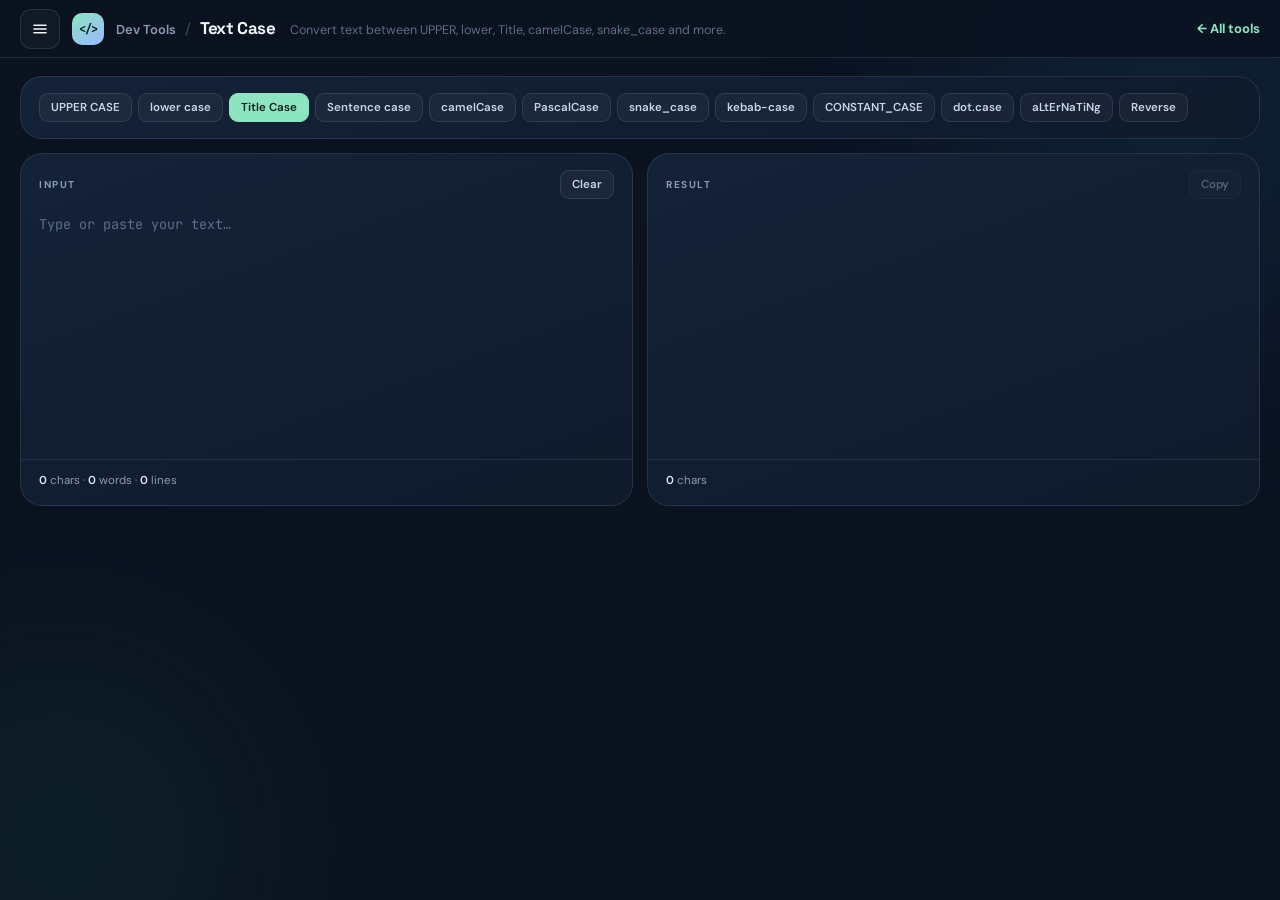
<file: apps/developer/text-case/index.html>
<!doctype html><html lang="en"><head><meta charset="utf-8"><title>Moved — Text Case Converter</title>
<meta name="robots" content="noindex"><link rel="canonical" href="../dev-tools/index.html#case">
<meta http-equiv="refresh" content="0; url=../dev-tools/index.html#case">
<script>location.replace("../dev-tools/index.html#case")</script></head>
<body style="background:#0b1220;color:#f2f6fc;font:15px system-ui;padding:40px">Text Case Converter has moved. <a style="color:#8ce4c0" href="../dev-tools/index.html#case">Open it here</a>.</body></html>
</file>
<file: assets/css/style.css>
:root{--bg:#0b1220;--panel:#111c2e;--panel2:#152238;--line:rgba(174,196,226,.12);--text:#f2f6fc;--muted:#93a3ba;--mint:#8ce4c0;--blue:#9bb8ff;--radius:20px}*{box-sizing:border-box}html{scroll-behavior:smooth}body{margin:0;background:var(--bg);color:var(--text);font-family:"DM Sans",sans-serif;overflow-x:hidden}.ambient{position:absolute;pointer-events:none;filter:blur(85px);opacity:.17;border-radius:50%;z-index:-1}.ambient-one{width:420px;height:420px;background:#286e9e;top:30px;right:-100px}.ambient-two{width:380px;height:380px;background:#236c59;top:460px;left:-220px}.topbar{height:78px;max-width:1160px;margin:auto;padding:0 28px;display:flex;align-items:center;justify-content:space-between;border-bottom:1px solid var(--line)}.brand{display:flex;align-items:center;gap:10px;color:var(--text);font:700 19px "Space Grotesk";text-decoration:none;letter-spacing:-.6px}.brand-mark{display:grid;place-items:center;width:31px;height:31px;border-radius:10px;background:var(--mint);color:#10251f;font-size:22px}.brand-accent{color:var(--mint)}nav{display:flex;gap:30px;margin-left:80px}nav a,.github-link{color:var(--muted);text-decoration:none;font-size:13px;font-weight:600}nav a:hover,.github-link:hover{color:var(--mint)}.github-link{border:1px solid var(--line);padding:10px 14px;border-radius:11px;color:var(--text)}.github-link span{color:var(--mint);margin-right:5px}.hero{max-width:1160px;margin:0 auto;padding:88px 28px 55px;position:relative;overflow:hidden}.eyebrow{font-size:10px;letter-spacing:2px;font-weight:800;color:var(--mint);display:flex;align-items:center;gap:9px}.pulse{width:7px;height:7px;background:var(--mint);border-radius:50%;box-shadow:0 0 0 5px #8ce4c018}h1{font:700 clamp(48px,7vw,78px)/.99 "Space Grotesk";letter-spacing:-4px;margin:22px 0 18px;position:relative;z-index:1}h1 span{color:var(--mint)}.hero-copy{color:#a7b5c9;max-width:490px;line-height:1.7;font-size:15px;margin:0 0 29px}.search-wrap{height:57px;max-width:510px;background:#152238;border:1px solid #34445d;border-radius:14px;display:flex;align-items:center;padding:0 16px;gap:12px;box-shadow:0 14px 45px #0003;position:relative;z-index:2}.search-icon{font-size:25px;color:var(--mint)}.search-wrap input{flex:1;min-width:0;background:transparent;border:0;outline:0;color:var(--text);font:500 14px "DM Sans"}.search-wrap input::placeholder{color:#7889a2}.search-wrap kbd{font:11px "DM Sans";color:#9baac0;border:1px solid #40516b;border-radius:6px;padding:4px 7px}.hero-meta{display:flex;gap:13px;align-items:center;margin-top:22px;color:#7f90a9;font-size:11px}.hero-meta b{color:#e9f1fb}.hero-meta i{height:3px;width:3px;background:#64748b;border-radius:50%}.hero-orbit{position:absolute;border:1px solid #9be5c51c;border-radius:50%;right:8%;top:65px;width:300px;height:300px}.orbit-b{right:12%;top:105px;width:220px;height:220px;border-color:#9bb8ff20}.quick-row{max-width:1104px;margin:0 auto 65px;padding:0 28px;display:flex;gap:10px;flex-wrap:wrap}.quick-chip{border:1px solid var(--line);background:#111c2e99;border-radius:99px;padding:9px 14px;color:#c4d0df;font-size:11px;font-weight:600;cursor:pointer;transition:.2s}.quick-chip:hover{border-color:#8ce4c077;color:var(--mint);transform:translateY(-2px)}.section{max-width:1160px;margin:auto;padding:0 28px 80px}.section-heading{display:flex;justify-content:space-between;align-items:end;margin-bottom:25px}.muted{color:#7f91a9}.section-heading h2{font:600 29px "Space Grotesk";letter-spacing:-1px;margin:9px 0 0}.view-label{color:#65758c;font-size:9px;letter-spacing:1.6px;font-weight:700}.catalog{display:grid;grid-template-columns:repeat(2,minmax(0,1fr));gap:16px}.category-card{background:linear-gradient(145deg,#152238,#101a2b);border:1px solid var(--line);border-radius:var(--radius);padding:22px;min-width:0;transition:.2s}.category-card:hover{border-color:#8ce4c044;transform:translateY(-2px)}.category-top{display:flex;align-items:center;gap:13px;margin-bottom:17px}.category-icon{width:43px;height:43px;border-radius:13px;display:grid;place-items:center;font-size:21px;background:#8ce4c018}.category-top h3{font:600 17px "Space Grotesk";margin:0 0 3px}.category-top p{font-size:11px;color:var(--muted);margin:0}.tool-count{margin-left:auto;color:#7587a0;font-size:10px}.subcategory{margin-top:16px}.subcategory-title{font-size:9px;color:#74869e;letter-spacing:1.4px;font-weight:800;margin-bottom:8px}.tool-list{display:grid;grid-template-columns:repeat(2,minmax(0,1fr));gap:7px}.tool-link{display:flex;align-items:center;justify-content:space-between;gap:8px;background:#0d1727a8;border:1px solid #ffffff08;border-radius:10px;padding:11px 12px;color:#dce6f3;text-decoration:none;font-size:12px;min-width:0;transition:.18s}.tool-link span:first-child{overflow:hidden;text-overflow:ellipsis;white-space:nowrap}.tool-link .arrow{color:#70849d;font-size:15px}.tool-link:hover{background:#1a2b40;border-color:#8ce4c044;color:var(--mint)}.tool-link:hover .arrow{color:var(--mint)}.tool-link.hit{background:#8ce4c01f;border-color:#8ce4c088;color:var(--mint);font-weight:700;box-shadow:0 0 0 3px #8ce4c014}.tool-link.dim{opacity:.55}.tool-link.dim:hover{opacity:1}.empty{text-align:center;padding:55px 15px;color:var(--muted)}.empty-icon{font-size:35px;color:var(--mint)}.empty h3{color:var(--text);margin-bottom:4px}.empty p{font-size:13px}.hidden{display:none!important}.bottom-banner{max-width:1104px;margin:0 auto 65px;padding:24px 28px;border:1px solid #8ce4c02b;border-radius:18px;background:linear-gradient(100deg,#16332f,#132238);display:flex;align-items:center;gap:17px}.banner-icon{width:42px;height:42px;display:grid;place-items:center;background:#8ce4c01c;color:var(--mint);border-radius:13px;font-size:23px}.bottom-banner h3{font:600 15px "Space Grotesk";margin:0 0 5px}.bottom-banner p{margin:0;color:#9aadc0;font-size:11px}.bottom-banner a{margin-left:auto;white-space:nowrap;color:var(--mint);font-size:12px;font-weight:700;text-decoration:none}footer{border-top:1px solid var(--line);max-width:1160px;margin:auto;padding:24px 28px;display:flex;align-items:center;justify-content:space-between;color:#65758c;font-size:10px}.footer-brand{font-size:14px}.footer-brand .brand-mark{width:25px;height:25px;font-size:17px;border-radius:8px}.gallery{padding-top:56px;padding-bottom:40px}.app-grid{display:grid;grid-template-columns:repeat(2,minmax(0,1fr));gap:16px}.app-card{display:block;background:linear-gradient(145deg,#152238,#101a2b);border:1px solid var(--line);border-radius:var(--radius);overflow:hidden;color:var(--text);text-decoration:none;transition:.2s}.app-card:hover{border-color:#8ce4c055;transform:translateY(-3px)}.app-shot{aspect-ratio:4/3;overflow:hidden;background:#0d1727;border-bottom:1px solid var(--line)}.app-shot img{width:100%;height:100%;object-fit:cover;display:block;transition:transform .4s}.app-card:hover .app-shot img{transform:scale(1.03)}.app-info{display:flex;align-items:center;gap:18px;padding:18px 20px}.app-logo{width:80px;height:80px;border-radius:19px;box-shadow:0 6px 20px #0005;object-fit:cover}.app-info h3{font:600 22px "Space Grotesk";margin:0}.app-info .arrow{margin-left:auto;color:#70849d;font-size:17px}.app-card:hover .arrow{color:var(--mint)}.search-section{padding-bottom:24px}@media(max-width:700px){.app-grid{grid-template-columns:1fr}.app-logo{width:72px;height:72px;border-radius:17px}.gallery{padding-top:36px}.topbar{height:66px;padding:0 19px}nav{display:none}.hero{padding:67px 20px 45px}h1{letter-spacing:-2.5px}.hero-orbit{right:-140px;opacity:.5}.quick-row{padding:0 20px;margin-bottom:48px}.section{padding:0 20px 55px}.catalog{grid-template-columns:1fr}.section-heading{align-items:start;gap:12px}.view-label{display:none}.bottom-banner{margin:0 20px 45px;align-items:flex-start;flex-wrap:wrap;padding:20px}.bottom-banner a{margin-left:59px}footer{padding:22px 20px;gap:12px;flex-wrap:wrap}footer>span:last-child{display:none}.tool-list{grid-template-columns:1fr 1fr}}@media(max-width:390px){.tool-list{grid-template-columns:1fr}.hero-meta{gap:8px;font-size:10px}}
</file>
<file: assets/css/suite.css>
:root{--bg:#0b1220;--panel:#111c2e;--panel2:#0d1727;--line:rgba(174,196,226,.13);--text:#f2f6fc;--muted:#8a9bb3;--mint:#8ce4c0;--blue:#9bb8ff;--amber:#ffd28a;--bad:#ff8f9c;--mono:"JetBrains Mono",ui-monospace,Menlo,monospace}
*{box-sizing:border-box}html{color-scheme:dark}
body{margin:0;min-height:100vh;background:var(--bg);color:var(--text);font:15px/1.5 "DM Sans",system-ui,sans-serif;padding:24px 20px 60px;position:relative;overflow-x:hidden}
body:before,body:after{content:"";position:fixed;border-radius:50%;filter:blur(110px);opacity:.16;pointer-events:none;z-index:-1}
body:before{width:460px;height:460px;background:#286e9e;top:-120px;right:-120px}
body:after{width:400px;height:400px;background:#236c59;bottom:-140px;left:-140px}
.wrap{max-width:1180px;margin:0 auto}
.back{color:var(--mint);text-decoration:none;font-size:13px;font-weight:700}.back:hover{text-decoration:underline}
.app{display:grid;grid-template-columns:230px minmax(0,1fr);gap:26px;margin-top:22px;align-items:start}
.side{position:sticky;top:20px;background:linear-gradient(160deg,#142238,#0f1a2b);border:1px solid var(--line);border-radius:22px;padding:14px}
.brand{display:flex;gap:12px;align-items:center;padding:6px 8px 16px}
.mark{width:42px;height:42px;border-radius:13px;display:grid;place-items:center;background:linear-gradient(145deg,#8ce4c0,#9bb8ff);color:#0b1f1a;font:700 16px var(--mono);letter-spacing:-1px}
.brand b{font:700 19px "Space Grotesk";letter-spacing:-.8px;display:block;line-height:1.1}
.brand small{font-size:9px;letter-spacing:1.8px;font-weight:700;color:var(--mint)}
.nav{display:flex;flex-direction:column;gap:3px}
.nav a{display:flex;align-items:center;gap:11px;padding:10px 11px;border-radius:12px;color:#aab8cc;text-decoration:none;font-weight:600;font-size:13.5px;transition:.15s}
.nav a i{font:500 11px var(--mono);font-style:normal;width:30px;height:26px;border-radius:8px;background:#ffffff0a;display:grid;place-items:center;color:var(--muted);transition:.15s;flex-shrink:0}
.nav a:hover{background:#ffffff08;color:#fff}
.nav a.on{background:#8ce4c01a;color:var(--mint)}.nav a.on i{background:var(--mint);color:#0b1f1a}
.main{min-width:0}
.thead{margin-bottom:22px}
.kicker{font-size:10px;letter-spacing:2px;font-weight:700;color:var(--mint)}
h1{font:700 clamp(28px,5vw,38px)/1.05 "Space Grotesk";letter-spacing:-1.5px;margin:5px 0 6px}
.desc{color:var(--muted);font-size:13.5px;margin:0}
.card{background:linear-gradient(160deg,#142238,#0f1a2b);border:1px solid var(--line);border-radius:22px;display:flex;flex-direction:column;min-width:0}
.chead{display:flex;align-items:center;justify-content:space-between;gap:10px;padding:16px 18px 0;flex-wrap:wrap}
.label{font-size:10px;letter-spacing:1.6px;font-weight:700;color:var(--muted)}
.chip{background:#ffffff0a;border:1px solid var(--line);color:#c9d6e8;border-radius:9px;font:600 11.5px "DM Sans";padding:6px 11px;cursor:pointer;transition:.15s;white-space:nowrap}
.chip:hover{border-color:#8ce4c066;color:var(--mint)}
.calc{display:grid;grid-template-columns:minmax(0,340px) minmax(0,1fr);gap:18px;align-items:start}
.calc.stack{grid-template-columns:minmax(0,1fr)}
.form{padding:6px 18px 20px;position:sticky;top:20px}.stack .form{position:static}
.fgroup{font-size:10px;letter-spacing:1.8px;font-weight:700;color:var(--mint);margin:20px 0 -4px}.fgroup:first-child{margin-top:12px}
.fld{margin-top:16px}
.fld label{display:flex;justify-content:space-between;gap:8px;font-size:12.5px;font-weight:600;color:#c4d0e0;margin-bottom:7px}
.fld label small{font-weight:400;color:var(--muted);font-size:11px}
.inp{display:flex;align-items:center;background:var(--panel2);border:1px solid var(--line);border-radius:12px;transition:.15s}
.inp:focus-within{border-color:#8ce4c066;box-shadow:0 0 0 3px #8ce4c012}
.inp .pre,.inp .suf{color:var(--muted);font:500 13px var(--mono);padding:0 0 0 12px}.inp .suf{padding:0 12px 0 0}
.inp .field{border:0;background:none;box-shadow:none;flex:1;min-width:0}
.field{background:var(--panel2);border:1px solid var(--line);border-radius:12px;color:var(--text);font:500 14px var(--mono);padding:10px 12px;outline:0;width:100%;min-width:0}
.field:focus{border-color:#8ce4c066}
select.field{font-family:"DM Sans";font-weight:600;cursor:pointer}
textarea.field{resize:vertical;line-height:1.6;min-height:180px;font-size:13.5px}
input[type=date].field{font-family:"DM Sans";color-scheme:dark}
.range{-webkit-appearance:none;appearance:none;width:100%;height:4px;border-radius:99px;background:#26364e;margin:14px 0 2px;outline:0}
.range::-webkit-slider-thumb{-webkit-appearance:none;width:18px;height:18px;border-radius:50%;background:var(--mint);border:3px solid #0f1a2b;box-shadow:0 0 0 1px #8ce4c066;cursor:pointer}
.range::-moz-range-thumb{width:14px;height:14px;border-radius:50%;background:var(--mint);border:3px solid #0f1a2b;cursor:pointer}
.choice{display:flex;gap:4px;background:var(--panel2);border:1px solid var(--line);border-radius:12px;padding:4px}
.choice button{flex:1;background:none;border:0;color:var(--muted);font:600 13px "DM Sans";padding:8px 6px;border-radius:9px;cursor:pointer;transition:.15s}
.choice button.on{background:var(--mint);color:#0b1f1a}
.res{display:flex;flex-direction:column;gap:18px;min-width:0}
.tiles{display:grid;grid-template-columns:repeat(auto-fit,minmax(170px,1fr));gap:12px}
.tile{background:linear-gradient(160deg,#142238,#0f1a2b);border:1px solid var(--line);border-radius:18px;padding:16px 18px;min-width:0}
.tile .k{font-size:10px;letter-spacing:1.5px;font-weight:700;color:var(--muted)}
.tile .v{font:700 clamp(19px,2.6vw,25px)/1.2 "Space Grotesk";letter-spacing:-.6px;margin-top:6px;word-break:break-word}
.tile .s{font-size:11.5px;color:var(--muted);margin-top:3px}
.tile.hero{background:linear-gradient(145deg,#1b3a39,#15283a);border-color:#8ce4c040}.tile.hero .v{color:var(--mint)}
.tile.good .v{color:var(--mint)}.tile.bad .v{color:var(--bad)}.tile.warn .v{color:var(--amber)}
.pad{padding:18px}
.donutwrap{display:flex;align-items:center;gap:26px;flex-wrap:wrap;padding:18px}
.donutwrap svg{width:170px;height:170px;flex-shrink:0}
.legend{display:flex;flex-direction:column;gap:10px;font-size:13px;flex:1;min-width:160px}
.legend div{display:flex;align-items:center;gap:9px;color:#c4d0e0}.legend i{width:11px;height:11px;border-radius:4px;flex-shrink:0}.legend b{margin-left:auto;font-family:var(--mono);font-weight:500;color:#fff;font-size:12.5px}
.chart{padding:10px 14px 14px}.chart svg{width:100%;height:auto;display:block}
.chart text{fill:#7f90a9;font:500 10px "DM Sans"}
.tblwrap{overflow:auto;max-height:340px;padding:8px 4px 6px}
table{width:100%;border-collapse:collapse;font:500 12.5px var(--mono)}
th{position:sticky;top:0;background:#111d30;text-align:right;font:700 10px "DM Sans";letter-spacing:1.3px;color:var(--muted);padding:10px 14px}th:first-child,td:first-child{text-align:left}
td{padding:9px 14px;text-align:right;border-top:1px solid var(--line);color:#dbe6f5}
tr:hover td{background:#ffffff05}td.win{color:var(--mint);font-weight:700}
.rows{display:flex;flex-direction:column;margin-top:12px}
.row{display:flex;align-items:center;gap:14px;padding:13px 18px;border-top:1px solid var(--line);cursor:pointer;transition:background .15s}
.row:first-child{border-top:0}.row:hover{background:#ffffff06}
.row .k{width:150px;flex-shrink:0;font-size:10px;letter-spacing:1.4px;font-weight:700;color:var(--muted)}
.row .v{flex:1;font:500 13.5px var(--mono);color:var(--mint);word-break:break-all;min-width:0}
.row .c{font-size:11px;color:#5d6e86;opacity:0;transition:.15s}.row:hover .c{opacity:1}
.outtext{margin:0;padding:14px 18px 18px;font:400 13.5px/1.7 var(--mono);color:var(--mint);white-space:pre-wrap;word-break:break-word;max-height:360px;overflow:auto}
.note{padding:14px 18px;font-size:12.5px;color:var(--muted);line-height:1.6}.note b{color:#dbe6f5}
.empty{padding:26px 18px;color:#5d6e86;font-size:13.5px;text-align:center}
.scale{position:relative;height:12px;border-radius:99px;margin:26px 18px 8px;background:linear-gradient(90deg,#9bb8ff 0 14%,#8ce4c0 14% 40%,#ffd28a 40% 60%,#ff8f9c 60% 100%)}
.scale i{position:absolute;top:-7px;width:4px;height:26px;border-radius:3px;background:#fff;box-shadow:0 0 0 3px #0f1a2b;transform:translateX(-50%)}
.scalelab{display:flex;justify-content:space-between;padding:0 18px 16px;font-size:10.5px;color:var(--muted)}
.cd{display:grid;grid-template-columns:repeat(4,1fr);gap:8px;padding:6px 18px 18px;text-align:center}
.cd div{background:var(--panel2);border:1px solid var(--line);border-radius:14px;padding:12px 4px}.cd b{display:block;font:700 26px "Space Grotesk";color:var(--mint)}.cd span{font-size:10px;letter-spacing:1.4px;color:var(--muted);font-weight:700}
.evrow{display:flex;align-items:center;gap:12px;padding:14px 18px;border-top:1px solid var(--line)}.evrow:first-child{border-top:0}
.evrow .n{flex:1;min-width:0;font-weight:600}.evrow .n small{display:block;color:var(--muted);font-weight:400;font-size:12px}
.evrow .t{font:700 17px "Space Grotesk";color:var(--mint);text-align:right}
.toast{position:fixed;left:50%;bottom:28px;transform:translate(-50%,20px);background:var(--mint);color:#0b1f1a;font-weight:700;font-size:13px;padding:10px 18px;border-radius:99px;opacity:0;pointer-events:none;transition:.25s;z-index:9}
.toast.on{opacity:1;transform:translate(-50%,0)}
@media(max-width:860px){
  .calc{grid-template-columns:minmax(0,1fr)}.form{position:static}
  .row{flex-wrap:wrap;gap:4px}.row .k{width:100%}
  .field,textarea.field{font-size:16px}
}
/* ---- Shell: slim top bar + slide-out drawer navigation ---- */
body{padding:0 0 40px}
.bar{position:sticky;top:0;z-index:15;height:58px;display:flex;align-items:center;gap:12px;padding:0 20px;background:#0b1220d9;backdrop-filter:blur(14px);-webkit-backdrop-filter:blur(14px);border-bottom:1px solid var(--line)}
.burger{width:40px;height:40px;border-radius:11px;border:1px solid var(--line);background:#ffffff08;color:var(--text);display:grid;place-items:center;cursor:pointer;flex-shrink:0;transition:.15s}
.burger:hover{border-color:#8ce4c066;color:var(--mint)}
.bar .mark{width:32px;height:32px;border-radius:10px;font-size:12px;flex-shrink:0}
.crumb{display:flex;align-items:baseline;gap:9px;min-width:0;flex:1}
.crumb small{color:var(--muted);font-weight:600;font-size:13px;white-space:nowrap}
.crumb .sep{color:#3d4d66}
.crumb b{font:700 17px "Space Grotesk";letter-spacing:-.4px;white-space:nowrap}
.crumb .d{color:#5d6e86;font-size:12.5px;white-space:nowrap;overflow:hidden;text-overflow:ellipsis;margin-left:6px}
.bar .back{white-space:nowrap;flex-shrink:0}
.wrap{max-width:1440px;margin:0 auto;padding:18px 20px 0}
.app{display:block;margin:0}
.side{position:fixed;top:0;left:0;bottom:0;width:280px;z-index:30;border-radius:0 22px 22px 0;border-left:0;transform:translateX(-105%);transition:transform .28s cubic-bezier(.4,.1,.2,1);overflow:auto;padding:16px 14px;visibility:hidden}
.side.open{transform:none;visibility:visible;box-shadow:24px 0 60px #0009}
.side .brand{display:flex}
.side .nav{flex-direction:column;overflow:visible}.side .nav a{white-space:normal;padding:10px 11px}.side .nav a i{display:grid}
.scrim{position:fixed;inset:0;background:#05090fa8;z-index:25;opacity:0;pointer-events:none;transition:opacity .25s}
.scrim.open{opacity:1;pointer-events:auto}
.tbar{display:flex;justify-content:flex-end;margin-bottom:14px;flex:none}
.main.fill{height:calc(100vh - 58px - 36px)}
@media(max-width:860px){.crumb small,.crumb .sep,.crumb .d{display:none}.bar{padding:0 14px}.wrap{padding:14px 14px 0}.main.fill{height:auto}}
</file>
